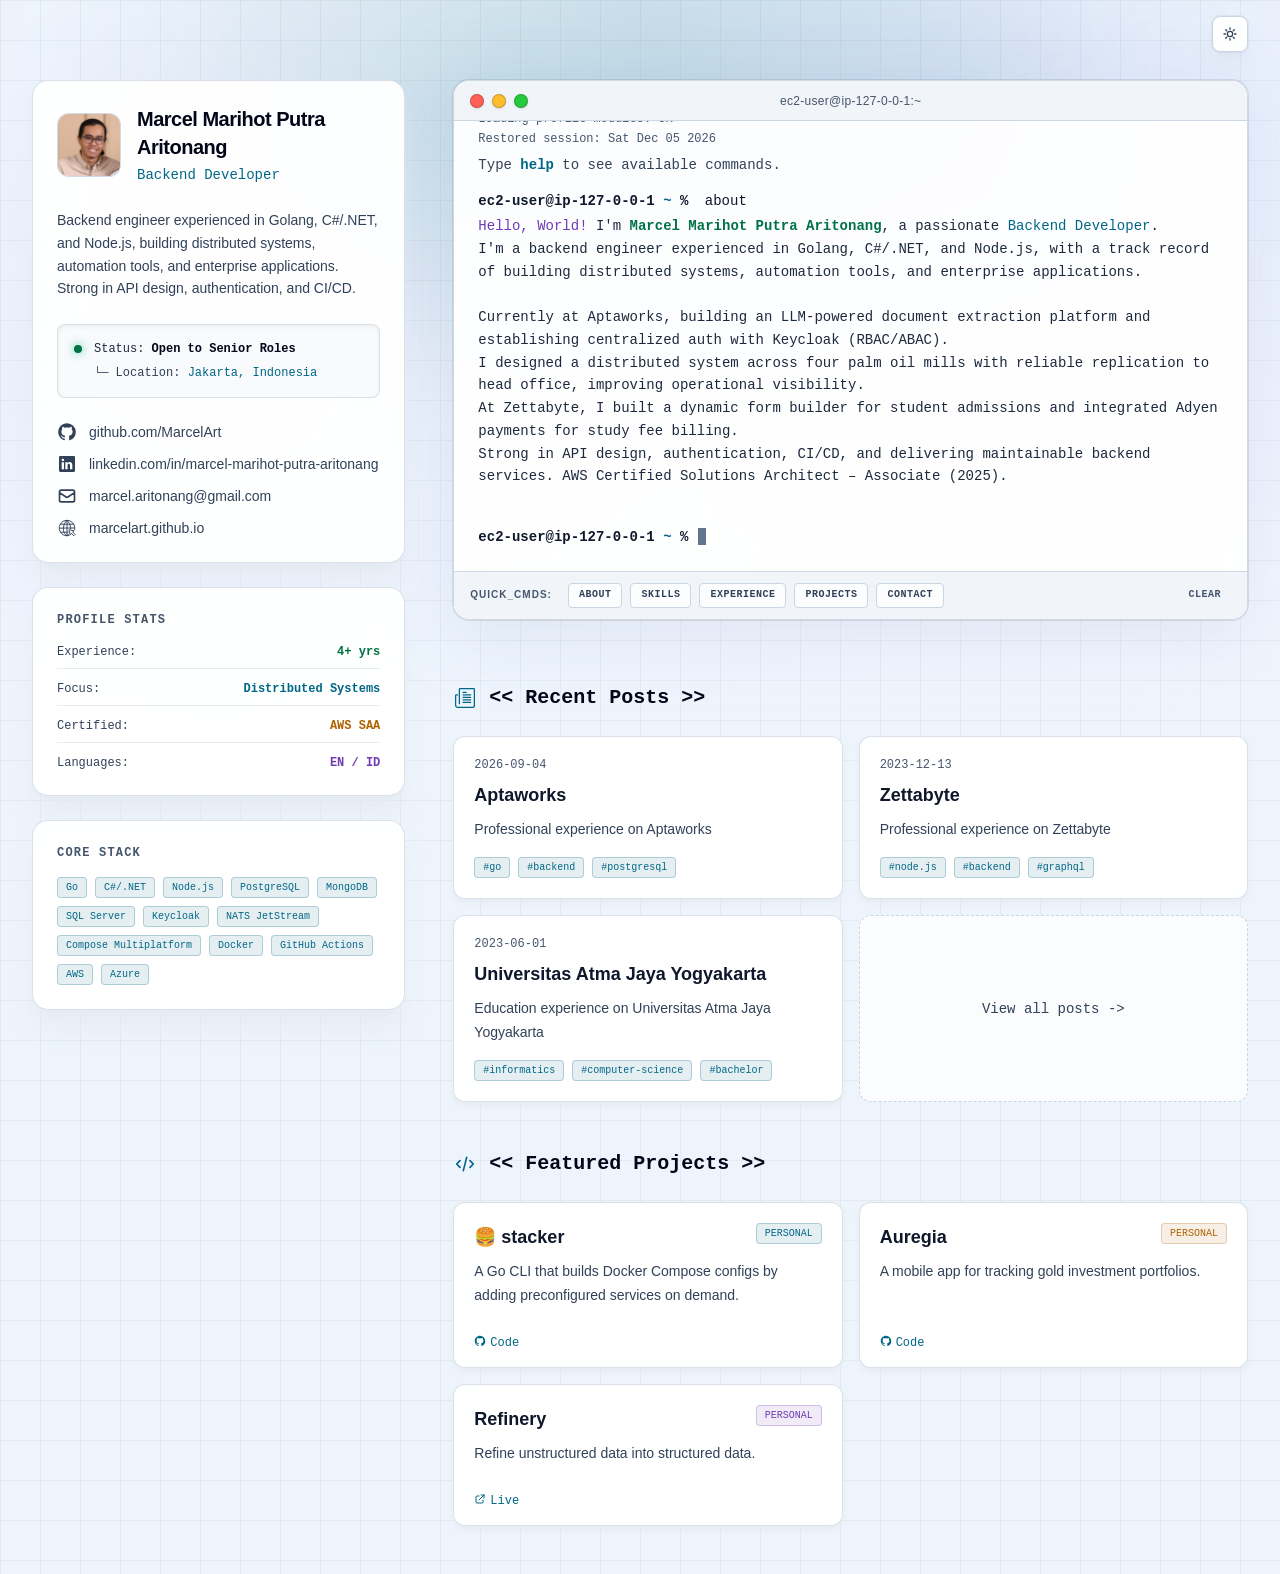
<file: index.html>
<!doctype html><html lang=en-us class=scroll-smooth x-data=themeToggle><head><meta name=generator content="Hugo 0.165.0"><meta charset=utf-8><meta name=viewport content="width=device-width,initial-scale=1"><meta name=color-scheme content="light dark"><title>Marcel Marihot Putra Aritonang - Portfolio</title><script src=/js/theme-scheme.728cc794b20914082a57bfe51ceb73a14cff2437c23c5c0ee3c2f0db88906d94.js integrity="sha256-cozHlLIJFAgqV7/lHOtzoUz/JDfCPFwO48Lw24iQbZQ=" crossorigin=anonymous></script><link rel=stylesheet href=/css/main.2c5a6d5ae3539f6c171481faf55f4d63f03523bd4842050160e7b8ee02a4a5a2.css integrity="sha256-LFptWuNTn2wXFIH69V9NY/A1I71IQgUBYOe47gKkpaI=" crossorigin=anonymous><script src=/js/main.c6369238c6f675a664e40ffee7bc32d8d721fcbf18c0433cfe91c0c1dea8f1d7.js integrity="sha256-xjaSOMb2daZk5A/+57wy2Nch/L8YwEM8/pHAwd6o8dc=" crossorigin=anonymous defer></script></head><body class="min-h-screen bg-background text-foreground"><a class=nerdy-skip-link href=#main-content>Skip to main content</a><div class="fixed right-4 top-4 z-[80] sm:right-6 lg:right-8"><button class="nerdy-icon-button shadow-xl shadow-slate-300/30 backdrop-blur-md ring-1 ring-slate-900/5 dark:shadow-black/30 dark:ring-white/10" type=button aria-label="Toggle theme" aria-pressed=false x-on:click=toggle() x-bind:aria-pressed=dark.toString() x-bind:aria-label="dark ? 'Switch to light mode' : 'Switch to dark mode'">
<span x-show=dark x-cloak><svg class="h-4 w-4" aria-hidden="true" fill="none" stroke="currentColor" viewBox="0 0 24 24" stroke-width="2"><path stroke-linecap="round" stroke-linejoin="round" d="M20.354 15.354A9 9 0 018.646 3.646 9.003 9.003.0 0012 21a9.003 9.003.0 008.354-5.646z"/></svg>
</span><span x-show=!dark x-cloak><svg class="h-4 w-4" aria-hidden="true" fill="none" stroke="currentColor" viewBox="0 0 24 24" stroke-width="2"><path stroke-linecap="round" stroke-linejoin="round" d="M12 3v2m0 14v2m9-9h-2M5 12H3m15.364-6.364L16.95 7.05m-9.9 9.9-1.414 1.414m12.728.0-1.414-1.414m-9.9-9.9L5.636 5.636M12 8a4 4 0 100 8 4 4 0 000-8z"/></svg></span></button></div><main id=main-content tabindex=-1 class=w-full><div class="nerdy-page-surface nerdy-page-surface--home"><div class=nerdy-ambient-bg></div><div class=nerdy-top-glow></div><div class="nerdy-container pt-16 lg:pt-20"><div class="grid grid-cols-1 items-start gap-8 lg:grid-cols-12 lg:gap-12"><aside class="nerdy-sticky-sidebar lg:sticky lg:top-12 lg:col-span-4 lg:h-fit lg:self-start"><div class="flex flex-col gap-6"><section class=nerdy-sidebar-card><div class="mb-6 flex items-center gap-4"><div class="flex h-16 w-16 shrink-0 items-center justify-center overflow-hidden rounded-xl border border-slate-300/80 bg-slate-100/90 dark:border-slate-600 dark:bg-slate-900/70"><img class="h-full w-full object-cover" src=/images/me.JPG alt="Marcel Marihot Putra Aritonang" width=999 height=999 loading=eager decoding=async fetchpriority=high></div><div><h1 class="text-xl font-bold tracking-tight text-slate-950 dark:text-white">Marcel Marihot Putra Aritonang</h1><p class="mt-1 font-mono text-sm text-accent-cyan">Backend Developer</p></div></div><p class="mb-6 text-sm leading-relaxed nerdy-muted">Backend engineer experienced in Golang, C#/.NET, and Node.js, building distributed systems, automation tools, and enterprise applications. Strong in API design, authentication, and CI/CD.</p><div class="mb-6 flex flex-col gap-2 rounded-lg border border-slate-300/70 bg-slate-50/95 p-4 font-mono text-xs shadow-inner dark:border-slate-700 dark:bg-slate-900/45"><div class="flex items-center gap-3"><span class="h-2 w-2 animate-pulse rounded-full bg-accent-emerald shadow-[0_0_10px_rgba(16,185,129,0.75)]"></span>
<span class="text-slate-800 dark:text-slate-300">Status: <span class="font-bold text-slate-950 dark:text-white">Open to Senior Roles</span></span></div><div class="pl-5 nerdy-muted">└─ Location: <span class=text-accent-cyan>Jakarta, Indonesia</span></div></div><div class="flex flex-col gap-3"><a class="group flex items-center gap-3 text-sm nerdy-muted transition-colors hover:text-slate-950 dark:hover:text-white" href=https://github.com/MarcelArt target=_blank rel="noopener noreferrer"><span class="transition-colors group-hover:text-accent-cyan"><svg class="h-5 w-5" aria-hidden="true" viewBox="0 0 16 16" fill="none"><path fill="currentColor" fill-rule="evenodd" d="M8 1C4.133 1 1 4.13 1 7.993c0 3.09 2.006 5.71 4.787 6.635.35.064.478-.152.478-.337.0-.166-.006-.606-.01-1.19-1.947.423-2.357-.937-2.357-.937-.319-.808-.778-1.023-.778-1.023-.635-.434.048-.425.048-.425.703.05 1.073.72 1.073.72.624 1.07 1.638.76 2.037.582.063-.452.244-.76.444-.935-1.554-.176-3.188-.776-3.188-3.456.0-.763.273-1.388.72-1.876-.072-.177-.312-.888.07-1.85.0.0.586-.189 1.924.716A6.711 6.711.0 018 4.381c.595.003 1.194.08 1.753.236 1.336-.905 1.923-.717 1.923-.717.382.963.142 1.674.07 1.85.448.49.72 1.114.72 1.877.0 2.686-1.638 3.278-3.197 3.45.251.216.475.643.475 1.296.0.934-.009 1.688-.009 1.918.0.187.127.404.482.336A6.996 6.996.0 0015 7.993 6.997 6.997.0 008 1z" clip-rule="evenodd"/></svg></span>
github.com/MarcelArt
</a><a class="group flex items-center gap-3 text-sm nerdy-muted transition-colors hover:text-slate-950 dark:hover:text-white" href=https://linkedin.com/in/marcel-marihot-putra-aritonang target=_blank rel="noopener noreferrer"><span class="transition-colors group-hover:text-accent-cyan"><svg class="h-5 w-5" aria-hidden="true" viewBox="2 2 20 20" fill="none"><path d="M18.72 3.99997H5.37C5.19793 3.99191 5.02595 4.01786 4.86392 4.07635 4.70189 4.13484 4.55299 4.22471 4.42573 4.34081 4.29848 4.45692 4.19537 4.59699 4.12232 4.75299 4.04927 4.909 4.0077 5.07788 4 5.24997V18.63C4.01008 18.9901 4.15766 19.3328 4.41243 19.5875 4.6672 19.8423 5.00984 19.9899 5.37 20H18.72C19.0701 19.9844 19.4002 19.8322 19.6395 19.5761 19.8788 19.32 20.0082 18.9804 20 18.63V5.24997C20.0029 5.08247 19.9715 4.91616 19.9078 4.76122 19.8441 4.60629 19.7494 4.466 19.6295 4.34895 19.5097 4.23191 19.3672 4.14059 19.2108 4.08058 19.0544 4.02057 18.8874 3.99314 18.72 3.99997zM9 17.34H6.67V10.21H9v7.13zM7.89 9.12997C7.72741 9.13564 7.5654 9.10762 7.41416 9.04768 7.26291 8.98774 7.12569 8.89717 7.01113 8.78166 6.89656 8.66615 6.80711 8.5282 6.74841 8.37647 6.6897 8.22474 6.66301 8.06251 6.67 7.89997 6.66281 7.73567 6.69004 7.57169 6.74995 7.41854 6.80986 7.26538 6.90112 7.12644 7.01787 7.01063 7.13463 6.89481 7.2743 6.80468 7.42793 6.74602 7.58157 6.68735 7.74577 6.66145 7.91 6.66997 8.07259 6.66431 8.2346 6.69232 8.38584 6.75226 8.53709 6.8122 8.67431 6.90277 8.78887 7.01828c.114570000000001.11551.20402.25346.26272.40519C9.1103 7.5752 9.13699 7.73743 9.13 7.89997 9.13719 8.06427 9.10996 8.22825 9.05005 8.3814 8.99014 8.53456 8.89888 8.6735 8.78213 8.78931 8.66537 8.90513 8.5257 8.99526 8.37207 9.05392 8.21843 9.11259 8.05423 9.13849 7.89 9.12997zM17.34 17.34H15v-3.9c0-.93-.33-1.57-1.16-1.57C13.5822 11.8722 13.3313 11.9541 13.1219 12.1045 12.9124 12.2549 12.7546 12.4664 12.67 12.71 12.605 12.8926 12.5778 13.0865 12.59 13.28v4.06h-2.3V10.21h2.3v1C12.7945 10.8343 13.0988 10.5225 13.4694 10.3089 13.84 10.0954 14.2624 9.98848 14.69 9.99997c1.51.0 2.65 1.00003 2.65 3.13003v4.21z" fill="currentColor"/></svg>
</span>linkedin.com/in/marcel-marihot-putra-aritonang
</a><a class="group flex items-center gap-3 text-sm nerdy-muted transition-colors hover:text-slate-950 dark:hover:text-white" href=mailto:marcel.aritonang@gmail.com><span class="transition-colors group-hover:text-accent-cyan"><svg class="h-5 w-5" aria-hidden="true" fill="none" stroke="currentColor" viewBox="0 0 24 24" stroke-width="2"><path stroke-linecap="round" stroke-linejoin="round" d="M3 8l7.89 5.26a2 2 0 002.22.0L21 8M5 19h14a2 2 0 002-2V7a2 2 0 00-2-2H5A2 2 0 003 7v10a2 2 0 002 2z"/></svg>
</span>marcel.aritonang@gmail.com
</a><a class="group flex items-center gap-3 text-sm nerdy-muted transition-colors hover:text-slate-950 dark:hover:text-white" href=https://marcelart.github.io target=_blank rel="noopener noreferrer"><span class="transition-colors group-hover:text-accent-cyan"><svg class="h-5 w-5" aria-hidden="true" viewBox="0 0 64 64" stroke-width="3" stroke="currentColor" fill="none"><path d="M39.93 55.72A24.86 24.86.0 1156.86 32.15a37.24 37.24.0 01-.73 6"/><path d="M37.86 51.1A47 47 0 0132 56.7"/><path d="M32 7A34.14 34.14.0 0143.57 30a34.07 34.07.0 01.09 4.85"/><path d="M32 7A34.09 34.09.0 0020.31 32.46c0 16.2 7.28 21 11.66 24.24"/><line x1="10.37" y1="19.9" x2="53.75" y2="19.9"/><line x1="32" y1="6.99" x2="32" y2="56.7"/><line x1="11.05" y1="45.48" x2="37.04" y2="45.48"/><line x1="7.14" y1="32.46" x2="56.86" y2="31.85"/><path d="M53.57 57 58 52.56l-8-8 4.55-2.91a.38.38.0 00-.12-.7L39.14 37.37a.39.39.0 00-.46.46L42 53.41a.39.39.0 00.71.13L45.57 49z"/></svg></span>
marcelart.github.io</a></div></section><section class=nerdy-sidebar-card><h2 class="mb-4 font-mono text-xs font-bold uppercase tracking-widest nerdy-muted-soft">Profile Stats</h2><div class="space-y-3 font-mono text-xs"><div class="flex items-center justify-between gap-4 border-b border-slate-200/80 pb-2 last:border-b-0 last:pb-0 dark:border-slate-700/50"><span class=nerdy-muted>Experience:</span>
<span class="text-right font-bold text-accent-emerald">4+ yrs</span></div><div class="flex items-center justify-between gap-4 border-b border-slate-200/80 pb-2 last:border-b-0 last:pb-0 dark:border-slate-700/50"><span class=nerdy-muted>Focus:</span>
<span class="text-right font-bold text-accent-cyan">Distributed Systems</span></div><div class="flex items-center justify-between gap-4 border-b border-slate-200/80 pb-2 last:border-b-0 last:pb-0 dark:border-slate-700/50"><span class=nerdy-muted>Certified:</span>
<span class="text-right font-bold text-accent-amber">AWS SAA</span></div><div class="flex items-center justify-between gap-4 border-b border-slate-200/80 pb-2 last:border-b-0 last:pb-0 dark:border-slate-700/50"><span class=nerdy-muted>Languages:</span>
<span class="text-right font-bold text-accent-purple">EN / ID</span></div></div></section><section class=nerdy-sidebar-card><h2 class="mb-4 font-mono text-xs font-bold uppercase tracking-widest nerdy-muted-soft">Core Stack</h2><div class="flex flex-wrap gap-2"><span class="nerdy-chip nerdy-chip-cyan">Go</span>
<span class="nerdy-chip nerdy-chip-cyan">C#/.NET</span>
<span class="nerdy-chip nerdy-chip-cyan">Node.js</span>
<span class="nerdy-chip nerdy-chip-cyan">PostgreSQL</span>
<span class="nerdy-chip nerdy-chip-cyan">MongoDB</span>
<span class="nerdy-chip nerdy-chip-cyan">SQL Server</span>
<span class="nerdy-chip nerdy-chip-cyan">Keycloak</span>
<span class="nerdy-chip nerdy-chip-cyan">NATS JetStream</span>
<span class="nerdy-chip nerdy-chip-cyan">Compose Multiplatform</span>
<span class="nerdy-chip nerdy-chip-cyan">Docker</span>
<span class="nerdy-chip nerdy-chip-cyan">GitHub Actions</span>
<span class="nerdy-chip nerdy-chip-cyan">AWS</span>
<span class="nerdy-chip nerdy-chip-cyan">Azure</span></div></section></div></aside><div class="flex flex-col gap-8 lg:col-span-8"><div class="relative font-mono text-sm text-slate-900 dark:text-slate-100"><div class="absolute -inset-4 -z-10 rounded-[2rem] bg-gradient-to-br from-accent-cyan/10 via-indigo-300/8 to-fuchsia-300/8 blur-2xl dark:from-accent-cyan/20 dark:via-indigo-500/10 dark:to-fuchsia-500/15"></div><div class="flex w-full flex-col overflow-hidden rounded-2xl border border-slate-300/90 bg-white/95 shadow-2xl shadow-slate-300/30 ring-1 ring-slate-900/10 backdrop-blur-md transition-all duration-200 dark:border-slate-700/80 dark:bg-slate-950/95 dark:shadow-black/30 dark:ring-black/50" x-bind:class="isFullscreen ? 'fixed inset-3 z-[60] h-auto min-h-0 max-h-none !w-auto sm:inset-6' : 'relative z-10 h-[540px] min-h-[540px] max-h-[540px]'" x-data='terminalPortfolio({"autoCommand":"about","directory":"~","host":"ip-127-0-0-1","user":"ec2-user"})' x-on:theme-changed.window=recordThemeChange($event.detail.dark) x-on:keydown.escape.window=exitFullscreen() x-on:click=focusInput() x-cloak><div class="relative flex h-10 shrink-0 items-center gap-2 border-b border-slate-300/90 bg-slate-100/95 px-4 dark:border-slate-700/80 dark:bg-slate-800"><div class="group/traffic flex items-center gap-2"><div class="h-3.5 w-3.5 rounded-full border border-black/20 bg-[#ff5f56] shadow-sm"></div><div class="h-3.5 w-3.5 rounded-full border border-black/20 bg-[#ffbd2e] shadow-sm"></div><button class="group/maximize relative h-3.5 w-3.5 rounded-full border border-black/20 bg-[#27c93f] shadow-sm" type=button x-bind:title="isFullscreen ? 'Exit fullscreen' : 'Maximize terminal'" x-bind:aria-label="isFullscreen ? 'Exit fullscreen' : 'Maximize terminal'" x-on:click.stop=toggleFullscreen()>
<span class="absolute left-1/2 top-1/2 h-[1.5px] w-1.5 -translate-x-1/2 -translate-y-1/2 rounded bg-transparent transition-colors group-hover/traffic:bg-black/70 group-hover/maximize:bg-black/70"></span>
<span class="absolute left-1/2 top-1/2 h-1.5 w-[1.5px] -translate-x-1/2 -translate-y-1/2 rounded bg-transparent transition-colors group-hover/traffic:bg-black/70 group-hover/maximize:bg-black/70" x-show=!isFullscreen></span></button></div><div class="pointer-events-none absolute inset-x-0 text-center font-sans text-xs font-medium tracking-wide text-slate-600 dark:text-slate-400">ec2-user@ip-127-0-0-1:~</div></div><div class="min-h-0 flex-1 overflow-y-auto scroll-smooth p-4 text-slate-900 dark:text-slate-100 md:p-6" x-ref=container role=log aria-live=polite aria-atomic=false aria-label="Terminal output"><div class=w-full><template x-for="(entry, index) in history" :key=index><div><div class=mb-1 x-show="entry.type === 'command'"><span class="mr-2 font-bold text-slate-900 dark:text-slate-100"><span x-text="`${prompt.user}@${prompt.host}`"></span>
<span class=text-accent-cyan x-text=prompt.directory></span>
%
</span><span class="text-slate-900 dark:text-slate-100" x-text=entry.command></span></div><div x-show="entry.type === 'output'" x-html=entry.html></div></div></template></div><div class="relative mt-2 flex cursor-text items-center" x-on:click.stop=focusInput()><span class="mr-2 font-bold text-slate-900 dark:text-slate-100"><span x-text="`${prompt.user}@${prompt.host}`"></span>
<span class=text-accent-cyan x-text=prompt.directory></span>
%
</span><span class="whitespace-pre text-slate-900 dark:text-slate-100" x-text=input></span>
<span class="ml-0.5 block h-[1.2em] w-2 animate-pulse bg-slate-500 dark:bg-slate-400"></span>
<input class="absolute left-0 top-0 h-full w-full cursor-text border-none bg-transparent text-transparent opacity-0 outline-none ring-0" type=text aria-label="Terminal command input" autocomplete=off spellcheck=false x-ref=input x-model=input x-on:keydown.enter.prevent=submit() x-bind:disabled=isProcessing></div></div><div class="hide-scrollbar flex h-12 shrink-0 items-center gap-2 overflow-x-auto whitespace-nowrap border-t border-slate-300/90 bg-slate-100/95 px-4 dark:border-slate-700/80 dark:bg-slate-800/50"><div class="mr-2 hidden select-none font-sans text-[10px] font-bold uppercase tracking-widest text-slate-600 dark:text-slate-500 sm:block">Quick_Cmds:</div><template x-for="command in quickCommands" :key=command.name><button class="rounded border border-slate-300 bg-white/80 px-2.5 py-1 font-mono text-[10px] font-bold uppercase tracking-wider text-slate-700 transition-colors hover:border-accent-cyan/40 hover:bg-white hover:text-accent-cyan active:scale-95 dark:border-slate-600 dark:bg-slate-700/50 dark:text-slate-300 dark:hover:bg-slate-600" type=button x-text=command.label x-bind:aria-label="`Run terminal command: ${command.label}`" x-on:click.stop=runQuickCommand(command.name)></button>
</template><button class="ml-auto rounded bg-transparent px-2.5 py-1 font-mono text-[10px] font-bold uppercase tracking-wider text-slate-600 transition-colors hover:bg-slate-100 hover:text-accent-cyan active:scale-95 dark:text-slate-400 dark:hover:bg-slate-700/50" type=button aria-label="Clear terminal output" x-on:click.stop="runQuickCommand('clear')">Clear</button></div><div class=hidden aria-hidden=true><template data-terminal-command=help data-label=Help data-description="List available commands" data-weight=0><pre class="font-mono whitespace-pre-wrap leading-relaxed">Available commands:
  <span class="font-bold text-accent-cyan">about</span>       <span class=nerdy-muted>- Information about me</span>
  <span class="font-bold text-accent-cyan">skills</span>      <span class=nerdy-muted>- My technical stack</span>
  <span class="font-bold text-accent-cyan">experience</span>  <span class=nerdy-muted>- Professional work history</span>
  <span class="font-bold text-accent-cyan">projects</span>    <span class=nerdy-muted>- View my portfolio projects</span>
  <span class="font-bold text-accent-cyan">contact</span>     <span class=nerdy-muted>- How to reach me</span>
  <span class="font-bold text-accent-cyan">clear</span>       <span class=nerdy-muted>- Clear terminal output</span>
  <span class="font-bold text-accent-cyan">whoami</span>      <span class=nerdy-muted>- Print current user</span>
  <span class="font-bold text-accent-cyan">date</span>        <span class=nerdy-muted>- Display current system date</span>
  <span class="font-bold text-accent-cyan">echo</span>        <span class=nerdy-muted>- Print text back to the terminal</span>
  <span class="font-bold text-accent-cyan">sudo</span>        <span class=nerdy-muted>- Try elevated privileges</span></pre></template><template data-terminal-command=whoami data-label=Whoami data-description="Print current user" data-weight=90><pre class="font-mono whitespace-pre-wrap leading-relaxed"><span class=text-accent-amber>ec2-user</span></pre></template><template data-terminal-command=about data-label=About data-description="Information about me" data-quick=true data-weight=10><pre class="font-mono whitespace-pre-wrap leading-relaxed"><span class=text-accent-purple>Hello, World!</span> I'm <span class="font-bold text-accent-emerald">Marcel Marihot Putra Aritonang</span>, a passionate <span class=text-accent-cyan>Backend Developer</span>.
I&#39;m a backend engineer experienced in Golang, C#/.NET, and Node.js, with a track record of building distributed systems, automation tools, and enterprise applications.

Currently at Aptaworks, building an LLM-powered document extraction platform and establishing centralized auth with Keycloak (RBAC/ABAC).
I designed a distributed system across four palm oil mills with reliable replication to head office, improving operational visibility.
At Zettabyte, I built a dynamic form builder for student admissions and integrated Adyen payments for study fee billing.
Strong in API design, authentication, CI/CD, and delivering maintainable backend services. AWS Certified Solutions Architect – Associate (2025).

</pre></template><template data-terminal-command=contact data-label=Contact data-description="How to reach me" data-quick=true data-weight=50><pre class="font-mono whitespace-pre-wrap leading-relaxed">Let&#39;s build something awesome together!

<span class=text-accent-cyan>    Email : </span><a class="pointer-events-auto relative z-50 text-accent-amber underline" href=mailto:marcel.aritonang@gmail.com>marcel.aritonang@gmail.com</a>
<span class=text-accent-cyan>   GitHub : </span><a class="pointer-events-auto relative z-50 nerdy-link underline" href=https://github.com/MarcelArt target=_blank rel="noopener noreferrer">github.com/MarcelArt</a>
<span class=text-accent-cyan> LinkedIn : </span><a class="pointer-events-auto relative z-50 nerdy-link underline" href=https://linkedin.com/in/marcel-marihot-putra-aritonang target=_blank rel="noopener noreferrer">linkedin.com/in/marcel-marihot-putra-aritonang</a>
<span class=text-accent-cyan>Portfolio : </span><a class="pointer-events-auto relative z-50 nerdy-link underline" href=https://marcelart.github.io target=_blank rel="noopener noreferrer">marcelart.github.io</a>

Drop me a line or run the commands above to explore more.</pre></template><template data-terminal-command=experience data-label=Experience data-description="Professional work history" data-quick=true data-weight=30><pre class="font-mono whitespace-pre-wrap leading-relaxed"><span class="font-bold text-accent-emerald">Lead Backend Developer</span> @ <span class=text-accent-purple>Aptaworks</span>
<span class="text-sm nerdy-muted-soft">Apr 2025 - Present</span>
<span class=text-accent-amber>-</span> Built a web UI for an LLM-powered document extraction platform with C#/.NET, auto-generating dynamic reports.
<span class=text-accent-amber>-</span> Implemented Keycloak for RBAC/ABAC, establishing centralized authentication and identity management.
<span class=text-accent-amber>-</span> Built and maintained CI/CD pipelines across internal applications, improving deployment reliability.

<span class="font-bold text-accent-emerald">IT Engineer</span> @ <span class=text-accent-purple>Aptaworks</span>
<span class="text-sm nerdy-muted-soft">Dec 2023 - Apr 2025</span>
<span class=text-accent-amber>-</span> Designed a distributed system across four palm oil mills with reliable replication to head office.
<span class=text-accent-amber>-</span> Integrated industrial weighbridge indicators for automatic, accurate weight capture.

<span class="font-bold text-accent-emerald">Backend Developer</span> @ <span class=text-accent-purple>Zettabyte</span>
<span class="text-sm nerdy-muted-soft">Nov 2021 - Dec 2023</span>
<span class=text-accent-amber>-</span> Developed a dynamic form builder for student admissions and teacher contract workflows.
<span class=text-accent-amber>-</span> Implemented study fee finance features integrated with the Adyen payment platform.

<span class="font-bold text-accent-emerald">Mobile Developer Intern</span> @ <span class=text-accent-purple>PT Global Urban Esensial</span>
<span class="text-sm nerdy-muted-soft">Jan 2020 - Jun 2020</span>
<span class=text-accent-amber>-</span> Built a real-time chat module for the Doctor 2 Doctor application.

</pre></template><template data-terminal-command=projects data-label=Projects data-description="View my portfolio projects" data-quick=true data-weight=40><pre class="font-mono whitespace-pre-wrap leading-relaxed"><span class=text-accent-purple>1.</span> <span class="font-bold text-accent-cyan">🍔 stacker</span> <span class="nerdy-chip nerdy-chip-cyan align-middle uppercase">Personal</span>
   <span class=text-accent-cyan>Tech:</span> Go, Docker
   <span class=text-accent-cyan>Desc:</span> 🍔 stacker is a Go CLI that builds Docker Compose configs by adding preconfigured services on demand
   <span class=text-accent-cyan>Link:</span> <a class="pointer-events-auto relative z-50 nerdy-link underline" href=https://github.com/MarcelArt/stacker target=_blank rel="noopener noreferrer">https://github.com/MarcelArt/stacker</a>

<span class=text-accent-purple>2.</span> <span class="font-bold text-accent-cyan">Auregia</span> <span class="nerdy-chip nerdy-chip-cyan align-middle uppercase">Personal</span>
   <span class=text-accent-cyan>Tech:</span> Dart, Flutter, Bun, Typescript, PostgreSQL
   <span class=text-accent-cyan>Desc:</span> A mobile app for tracking gold investment portfolios
   <span class=text-accent-cyan>Link:</span> <a class="pointer-events-auto relative z-50 nerdy-link underline" href=https://github.com/MarcelArt/e_mas target=_blank rel="noopener noreferrer">https://github.com/MarcelArt/e_mas</a>

<span class=text-accent-purple>3.</span> <span class="font-bold text-accent-cyan">Refinery</span> <span class="nerdy-chip nerdy-chip-cyan align-middle uppercase">Personal</span>
   <span class=text-accent-cyan>Tech:</span> Go, HTMX, Alpine.js, PostgreSQL, Docker, n8n, Ollama, Cloudflare Tunnel, Cloudflare R2
   <span class=text-accent-cyan>Desc:</span> Refine unstructured data into structured data
   <span class=text-accent-cyan>Link:</span> <a class="pointer-events-auto relative z-50 nerdy-link underline" href=https://refinery.bangmarcel.art target=_blank rel="noopener noreferrer">https://refinery.bangmarcel.art</a>

</pre></template><template data-terminal-command=skills data-label=Skills data-description="My technical stack" data-quick=true data-weight=20><pre class="font-mono whitespace-pre-wrap leading-relaxed">{
  <span class=text-accent-emerald>"core_languages"</span>: [<span class=text-accent-amber>"Golang"</span>, <span class=text-accent-amber>"C#/.NET"</span>, <span class=text-accent-amber>"Node.js"</span>],
  <span class=text-accent-emerald>"frontend"</span>: [<span class=text-accent-amber>"React"</span>, <span class=text-accent-amber>"React Native"</span>, <span class=text-accent-amber>"Flutter"</span>, <span class=text-accent-amber>"Compose Multiplatform"</span>, <span class=text-accent-amber>"GraphQL"</span>],
  <span class=text-accent-emerald>"databases"</span>: [<span class=text-accent-amber>"PostgreSQL"</span>, <span class=text-accent-amber>"SQL Server"</span>, <span class=text-accent-amber>"MongoDB"</span>],
  <span class=text-accent-emerald>"messaging"</span>: [<span class=text-accent-amber>"NATS JetStream"</span>],
  <span class=text-accent-emerald>"auth"</span>: [<span class=text-accent-amber>"Keycloak"</span>, <span class=text-accent-amber>"RBAC / ABAC"</span>, <span class=text-accent-amber>"Authentication &amp; Authorization"</span>],
  <span class=text-accent-emerald>"devops_tools"</span>: [<span class=text-accent-amber>"Docker"</span>, <span class=text-accent-amber>"GitHub Actions"</span>, <span class=text-accent-amber>"CI/CD"</span>, <span class=text-accent-amber>"AWS"</span>, <span class=text-accent-amber>"Azure"</span>, <span class=text-accent-amber>"Cloudflare Tunnel"</span>, <span class=text-accent-amber>"Tailscale"</span>]
}</pre></template></div></div></div><section class=mt-8 id=recent-posts><div class=nerdy-section-heading><span class="flex h-6 w-6 shrink-0 items-center justify-center text-accent-cyan" style=color:var(--accent-cyan)><svg class="h-5 w-5" aria-hidden="true" viewBox="0 0 32 32" fill="none"><g clip-path="url(#clip0_901_889)"><path d="M7 25V2.005S7 1 8 1H30S31 1.005 31 2.005v26S31 31 28 31H4S1 31.005 1 27.005v-15S1 11 2 11H4m9-4h5m-5 4H25M13 15H25M13 19H25M13 23H25" stroke="currentColor" stroke-width="2" stroke-linecap="round" stroke-linejoin="round"/></g><defs><clipPath id="clip0_901_889"><rect width="32" height="32" fill="#fff"/></clipPath></defs></svg></span><h2 class=nerdy-section-title>&lt;&lt; Recent Posts >></h2></div><div class="grid grid-cols-1 gap-4 sm:grid-cols-2"><a class="group nerdy-card nerdy-card-hover nerdy-card-accent-cyan relative block overflow-hidden p-5" href=/posts/experiences/professional/aptaworks/><time class="mb-2 block font-mono text-xs nerdy-muted-soft" datetime=2026-09-04>2026-09-04</time><h3 class="mb-2 text-lg font-semibold nerdy-card-title nerdy-title-accent-cyan">Aptaworks</h3><p class="mb-4 line-clamp-2 text-sm leading-6 nerdy-muted">Professional experience on Aptaworks</p><div class="flex flex-wrap gap-2"><span class="nerdy-chip nerdy-chip-cyan">#go</span>
<span class="nerdy-chip nerdy-chip-cyan">#backend</span>
<span class="nerdy-chip nerdy-chip-cyan">#postgresql</span></div></a><a class="group nerdy-card nerdy-card-hover nerdy-card-accent-cyan relative block overflow-hidden p-5" href=/posts/experiences/professional/zettabyte/><time class="mb-2 block font-mono text-xs nerdy-muted-soft" datetime=2023-12-13>2023-12-13</time><h3 class="mb-2 text-lg font-semibold nerdy-card-title nerdy-title-accent-cyan">Zettabyte</h3><p class="mb-4 line-clamp-2 text-sm leading-6 nerdy-muted">Professional experience on Zettabyte</p><div class="flex flex-wrap gap-2"><span class="nerdy-chip nerdy-chip-cyan">#node.js</span>
<span class="nerdy-chip nerdy-chip-cyan">#backend</span>
<span class="nerdy-chip nerdy-chip-cyan">#graphql</span></div></a><a class="group nerdy-card nerdy-card-hover nerdy-card-accent-cyan relative block overflow-hidden p-5" href=/posts/experiences/educations/universitas-atma-jaya-yogyakarta/><time class="mb-2 block font-mono text-xs nerdy-muted-soft" datetime=2023-06-01>2023-06-01</time><h3 class="mb-2 text-lg font-semibold nerdy-card-title nerdy-title-accent-cyan">Universitas Atma Jaya Yogyakarta</h3><p class="mb-4 line-clamp-2 text-sm leading-6 nerdy-muted">Education experience on Universitas Atma Jaya Yogyakarta</p><div class="flex flex-wrap gap-2"><span class="nerdy-chip nerdy-chip-cyan">#informatics</span>
<span class="nerdy-chip nerdy-chip-cyan">#computer-science</span>
<span class="nerdy-chip nerdy-chip-cyan">#bachelor</span></div></a><a class="group flex items-center justify-center nerdy-card-dashed p-5" href=/posts/><span class="font-mono text-sm nerdy-muted transition-colors group-hover:text-accent-cyan">View all posts -></span></a></div></section><section class=mt-4 id=featured-projects><div class=nerdy-section-heading><span class="flex h-6 w-6 shrink-0 items-center justify-center text-accent-cyan" style=color:var(--accent-cyan)><svg class="h-5 w-5" aria-hidden="true" fill="none" stroke="currentColor" viewBox="0 0 24 24" stroke-width="2"><path stroke-linecap="round" stroke-linejoin="round" d="M10 20l4-16m4 4 4 4-4 4M6 16l-4-4 4-4"/></svg></span><h2 class=nerdy-section-title>&lt;&lt; Featured Projects >></h2></div><div class="grid grid-cols-1 gap-4 md:grid-cols-2"><article class="group nerdy-card nerdy-card-hover nerdy-card-accent-cyan relative flex flex-col overflow-hidden p-5"><div class="mb-2 flex items-start justify-between gap-3"><h3 class="min-w-0 text-lg font-bold nerdy-card-title nerdy-title-accent-cyan">🍔 stacker</h3><span class="nerdy-chip nerdy-chip-cyan shrink-0 uppercase">Personal</span></div><p class="mb-7 line-clamp-2 text-sm leading-6 nerdy-muted">A Go CLI that builds Docker Compose configs by adding preconfigured services on demand.</p><div class="mt-auto flex flex-wrap items-center gap-4"><div class="flex flex-wrap items-center gap-4"><a class="inline-flex h-3 items-center gap-1 font-mono text-xs nerdy-link" href=https://github.com/MarcelArt/stacker target=_blank rel="noopener noreferrer"><span class="flex h-3 w-3 shrink-0 items-center justify-center"><svg class="block h-3 w-3" aria-hidden="true" viewBox="0 0 16 16" fill="none"><path fill="currentColor" fill-rule="evenodd" d="M8 1C4.133 1 1 4.13 1 7.993c0 3.09 2.006 5.71 4.787 6.635.35.064.478-.152.478-.337.0-.166-.006-.606-.01-1.19-1.947.423-2.357-.937-2.357-.937-.319-.808-.778-1.023-.778-1.023-.635-.434.048-.425.048-.425.703.05 1.073.72 1.073.72.624 1.07 1.638.76 2.037.582.063-.452.244-.76.444-.935-1.554-.176-3.188-.776-3.188-3.456.0-.763.273-1.388.72-1.876-.072-.177-.312-.888.07-1.85.0.0.586-.189 1.924.716A6.711 6.711.0 018 4.381c.595.003 1.194.08 1.753.236 1.336-.905 1.923-.717 1.923-.717.382.963.142 1.674.07 1.85.448.49.72 1.114.72 1.877.0 2.686-1.638 3.278-3.197 3.45.251.216.475.643.475 1.296.0.934-.009 1.688-.009 1.918.0.187.127.404.482.336A6.996 6.996.0 0015 7.993 6.997 6.997.0 008 1z" clip-rule="evenodd"/></svg>
</span><span class="block h-3 mt-auto mb-auto">Code</span></a></div></div></article><article class="group nerdy-card nerdy-card-hover nerdy-card-accent-amber relative flex flex-col overflow-hidden p-5"><div class="mb-2 flex items-start justify-between gap-3"><h3 class="min-w-0 text-lg font-bold nerdy-card-title nerdy-title-accent-amber">Auregia</h3><span class="nerdy-chip nerdy-chip-amber shrink-0 uppercase">Personal</span></div><p class="mb-7 line-clamp-2 text-sm leading-6 nerdy-muted">A mobile app for tracking gold investment portfolios.</p><div class="mt-auto flex flex-wrap items-center gap-4"><div class="flex flex-wrap items-center gap-4"><a class="inline-flex h-3 items-center gap-1 font-mono text-xs nerdy-link" href=https://github.com/MarcelArt/e_mas target=_blank rel="noopener noreferrer"><span class="flex h-3 w-3 shrink-0 items-center justify-center"><svg class="block h-3 w-3" aria-hidden="true" viewBox="0 0 16 16" fill="none"><path fill="currentColor" fill-rule="evenodd" d="M8 1C4.133 1 1 4.13 1 7.993c0 3.09 2.006 5.71 4.787 6.635.35.064.478-.152.478-.337.0-.166-.006-.606-.01-1.19-1.947.423-2.357-.937-2.357-.937-.319-.808-.778-1.023-.778-1.023-.635-.434.048-.425.048-.425.703.05 1.073.72 1.073.72.624 1.07 1.638.76 2.037.582.063-.452.244-.76.444-.935-1.554-.176-3.188-.776-3.188-3.456.0-.763.273-1.388.72-1.876-.072-.177-.312-.888.07-1.85.0.0.586-.189 1.924.716A6.711 6.711.0 018 4.381c.595.003 1.194.08 1.753.236 1.336-.905 1.923-.717 1.923-.717.382.963.142 1.674.07 1.85.448.49.72 1.114.72 1.877.0 2.686-1.638 3.278-3.197 3.45.251.216.475.643.475 1.296.0.934-.009 1.688-.009 1.918.0.187.127.404.482.336A6.996 6.996.0 0015 7.993 6.997 6.997.0 008 1z" clip-rule="evenodd"/></svg>
</span><span class="block h-3 mt-auto mb-auto">Code</span></a></div></div></article><article class="group nerdy-card nerdy-card-hover nerdy-card-accent-purple relative flex flex-col overflow-hidden p-5"><div class="mb-2 flex items-start justify-between gap-3"><h3 class="min-w-0 text-lg font-bold nerdy-card-title nerdy-title-accent-purple">Refinery</h3><span class="nerdy-chip nerdy-chip-purple shrink-0 uppercase">Personal</span></div><p class="mb-7 line-clamp-2 text-sm leading-6 nerdy-muted">Refine unstructured data into structured data.</p><div class="mt-auto flex flex-wrap items-center gap-4"><div class="flex flex-wrap items-center gap-4"><a class="inline-flex h-3 items-center gap-1 font-mono text-xs nerdy-link" href=https://refinery.bangmarcel.art target=_blank rel="noopener noreferrer"><span class="flex h-3 w-3 shrink-0 items-center justify-center"><svg class="block h-3 w-3" aria-hidden="true" fill="none" stroke="currentColor" viewBox="0 0 24 24" stroke-width="2"><path stroke-linecap="round" stroke-linejoin="round" d="M10 6H6A2 2 0 004 8v10a2 2 0 002 2h10a2 2 0 002-2v-4M14 4h6m0 0v6m0-6L10 14"/></svg>
</span><span class="block h-3 mt-auto mb-auto">Live</span></a></div></div></article></div></section></div></div></div></div></main></body></html>
</file>
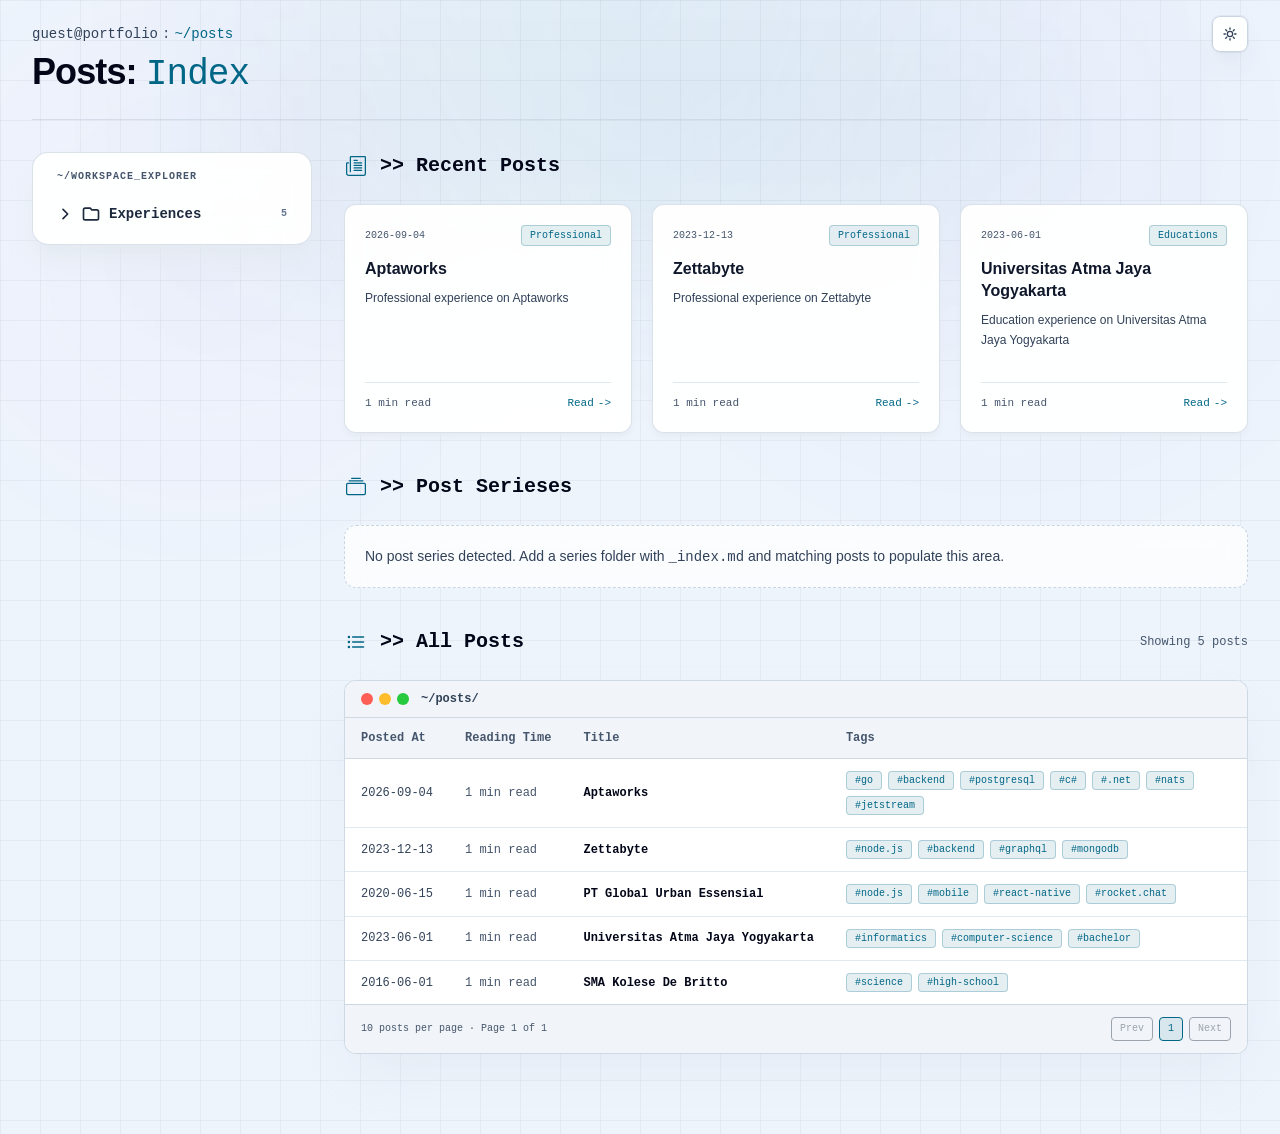
<file: posts/index.html>
<!doctype html><html lang=en-us class=scroll-smooth x-data=themeToggle><head><meta charset=utf-8><meta name=viewport content="width=device-width,initial-scale=1"><meta name=color-scheme content="light dark"><title>Posts | Marcel Marihot Putra Aritonang - Portfolio</title><script src=/js/theme-scheme.728cc794b20914082a57bfe51ceb73a14cff2437c23c5c0ee3c2f0db88906d94.js integrity="sha256-cozHlLIJFAgqV7/lHOtzoUz/JDfCPFwO48Lw24iQbZQ=" crossorigin=anonymous></script><link rel=stylesheet href=/css/main.2c5a6d5ae3539f6c171481faf55f4d63f03523bd4842050160e7b8ee02a4a5a2.css integrity="sha256-LFptWuNTn2wXFIH69V9NY/A1I71IQgUBYOe47gKkpaI=" crossorigin=anonymous><script src=/js/main.c6369238c6f675a664e40ffee7bc32d8d721fcbf18c0433cfe91c0c1dea8f1d7.js integrity="sha256-xjaSOMb2daZk5A/+57wy2Nch/L8YwEM8/pHAwd6o8dc=" crossorigin=anonymous defer></script></head><body class="min-h-screen bg-background text-foreground"><a class=nerdy-skip-link href=#main-content>Skip to main content</a><div class="fixed right-4 top-4 z-[80] sm:right-6 lg:right-8"><button class="nerdy-icon-button shadow-xl shadow-slate-300/30 backdrop-blur-md ring-1 ring-slate-900/5 dark:shadow-black/30 dark:ring-white/10" type=button aria-label="Toggle theme" aria-pressed=false x-on:click=toggle() x-bind:aria-pressed=dark.toString() x-bind:aria-label="dark ? 'Switch to light mode' : 'Switch to dark mode'">
<span x-show=dark x-cloak><svg class="h-4 w-4" aria-hidden="true" fill="none" stroke="currentColor" viewBox="0 0 24 24" stroke-width="2"><path stroke-linecap="round" stroke-linejoin="round" d="M20.354 15.354A9 9 0 018.646 3.646 9.003 9.003.0 0012 21a9.003 9.003.0 008.354-5.646z"/></svg>
</span><span x-show=!dark x-cloak><svg class="h-4 w-4" aria-hidden="true" fill="none" stroke="currentColor" viewBox="0 0 24 24" stroke-width="2"><path stroke-linecap="round" stroke-linejoin="round" d="M12 3v2m0 14v2m9-9h-2M5 12H3m15.364-6.364L16.95 7.05m-9.9 9.9-1.414 1.414m12.728.0-1.414-1.414m-9.9-9.9L5.636 5.636M12 8a4 4 0 100 8 4 4 0 000-8z"/></svg></span></button></div><main id=main-content tabindex=-1 class=w-full><div class="nerdy-page-surface nerdy-page-surface--post"><div class=nerdy-ambient-bg></div><div class=nerdy-top-glow></div><div class="nerdy-container pt-6" x-data="{ expandedSubject: '', activeTopic: '', activeTopicLabel: '', activeSubjectLabel: '', currentPage: 1, init() { const topicID = decodeURIComponent(window.location.hash.replace(/^#/, '')); if (!topicID) return; const topicLink = Array.from(this.$root.querySelectorAll('[data-topic-id]')).find((link) => link.dataset.topicId === topicID); if (!topicLink) return; this.expandedSubject = topicLink.dataset.subjectId || ''; this.activeTopic = topicID; this.activeSubjectLabel = topicLink.dataset.subjectLabel || ''; this.activeTopicLabel = topicLink.dataset.topicLabel || ''; }, openSubject(id) { this.expandedSubject = this.expandedSubject === id ? '' : id }, selectTopic(topicID, subjectID, subjectLabel, topicLabel) { this.expandedSubject = subjectID; this.activeTopic = topicID; this.activeSubjectLabel = subjectLabel; this.activeTopicLabel = topicLabel; this.currentPage = 1 }, showAll() { this.activeTopic = ''; this.activeTopicLabel = ''; this.activeSubjectLabel = ''; this.currentPage = 1 } }"><header class="mb-8 border-b border-slate-300/70 pb-6 dark:border-slate-700"><div class=min-w-0><div class="mb-2 flex flex-wrap items-center gap-1 font-mono text-xs nerdy-muted-soft md:text-sm"><a class="nerdy-muted transition-colors hover:text-slate-950 hover:underline dark:hover:text-white" href=/>guest@portfolio</a><span>:</span><a class="text-accent-cyan transition-colors hover:underline" href=/posts/>~/posts</a><span x-show=activeTopic x-cloak>/</span><span class=text-accent-purple x-show=activeTopic x-text=activeSubjectLabel x-cloak></span><span x-show=activeTopic x-cloak>/</span><a class="text-accent-amber transition-colors hover:underline" x-show=activeTopic x-bind:href="'#' + activeTopic" x-text=activeTopicLabel x-cloak></a></div><h1 class="text-2xl font-bold tracking-tight text-slate-950 dark:text-white md:text-4xl">Posts: <span class="font-mono font-medium text-accent-cyan">Index</span></h1></div></header><div class="grid grid-cols-1 items-start gap-8 lg:grid-cols-12"><aside class="nerdy-sticky-sidebar lg:sticky lg:top-6 lg:col-span-3" x-data="{ workspaceOpen: false }"><div class=nerdy-sticky-sidebar-card><button class="mb-0 flex w-full items-center justify-between gap-3 px-2 font-mono text-[10px] font-bold uppercase tracking-widest nerdy-muted-soft transition-colors hover:text-slate-950 dark:hover:text-white lg:mb-4 lg:cursor-default lg:hover:text-inherit dark:lg:hover:text-inherit" type=button x-on:click="workspaceOpen = !workspaceOpen" x-bind:aria-expanded="(workspaceOpen || window.matchMedia('(min-width: 1024px)').matches).toString()" aria-controls=workspace-explorer-nav>
<span>~/WORKSPACE_EXPLORER</span>
<svg class="h-4 w-4 shrink-0 transition-transform lg:hidden" x-bind:class="workspaceOpen ? 'rotate-0' : '-rotate-90'" fill="none" stroke="currentColor" viewBox="0 0 24 24" stroke-width="2.5" aria-hidden="true"><path stroke-linecap="round" stroke-linejoin="round" d="M19 9l-7 7-7-7"/></svg></button><nav id=workspace-explorer-nav class="mt-4 space-y-4 lg:mt-0" x-bind:class="workspaceOpen ? 'block' : 'hidden lg:block'"><div><button class=post-sidebar-subject type=button aria-expanded=false aria-controls=workspace-subject-experiences x-on:click='openSubject("experiences")' x-bind:aria-expanded='expandedSubject === "experiences"'>
<svg class="post-sidebar-subject-chevron" fill="none" stroke="currentColor" viewBox="0 0 24 24" stroke-width="2.5" aria-hidden="true"><path stroke-linecap="round" stroke-linejoin="round" d="M19 9l-7 7-7-7"/></svg>
<svg class="h-5 w-5 shrink-0" aria-hidden="true" fill="none" stroke="currentColor" viewBox="0 0 24 24" stroke-width="2"><path stroke-linecap="round" stroke-linejoin="round" d="M3 7v10a2 2 0 002 2h14a2 2 0 002-2V9a2 2 0 00-2-2h-6l-2-2H5A2 2 0 003 7z"/></svg>
<span>Experiences</span>
<span class=post-sidebar-subject-count>5</span></button><div id=workspace-subject-experiences class="ml-4 mt-1 space-y-1 border-l border-slate-300/80 pl-3 dark:border-slate-700/60" x-show='expandedSubject === "experiences"' x-cloak><a class="flex w-full items-center gap-2.5 rounded-lg px-2 py-1.5 text-left font-mono text-xs transition-colors" href=#subject-experiences-topic-professional x-on:click='selectTopic("subject-experiences-topic-professional", "experiences", "Experiences", "Professional")' x-bind:class="activeTopic === &#34;subject-experiences-topic-professional&#34; ? 'bg-accent-amber/10 font-bold text-accent-amber' : 'text-slate-700 hover:bg-slate-100/90 hover:text-slate-950 dark:text-slate-400 dark:hover:bg-slate-800/50 dark:hover:text-white'" data-topic-id=subject-experiences-topic-professional data-subject-id=experiences data-subject-label=Experiences data-topic-label=Professional><span class="text-slate-400 dark:text-slate-600">├─</span>
<svg class="h-3.5 w-3.5 shrink-0 text-slate-500" aria-hidden="true" fill="none" stroke="currentColor" viewBox="0 0 24 24" stroke-width="2"><path stroke-linecap="round" stroke-linejoin="round" d="M19 20H5a2 2 0 01-2-2V6a2 2 0 012-2h10l6 6v10a2 2 0 01-2 2z"/><path stroke-linecap="round" stroke-linejoin="round" d="M14 4v6h6"/></svg>
<span>Professional</span>
<span class="ml-auto text-[10px] text-slate-400 dark:text-slate-600">3</span>
</a><a class="flex w-full items-center gap-2.5 rounded-lg px-2 py-1.5 text-left font-mono text-xs transition-colors" href=#subject-experiences-topic-educations x-on:click='selectTopic("subject-experiences-topic-educations", "experiences", "Experiences", "Educations")' x-bind:class="activeTopic === &#34;subject-experiences-topic-educations&#34; ? 'bg-accent-amber/10 font-bold text-accent-amber' : 'text-slate-700 hover:bg-slate-100/90 hover:text-slate-950 dark:text-slate-400 dark:hover:bg-slate-800/50 dark:hover:text-white'" data-topic-id=subject-experiences-topic-educations data-subject-id=experiences data-subject-label=Experiences data-topic-label=Educations><span class="text-slate-400 dark:text-slate-600">└─</span>
<svg class="h-3.5 w-3.5 shrink-0 text-slate-500" aria-hidden="true" fill="none" stroke="currentColor" viewBox="0 0 24 24" stroke-width="2"><path stroke-linecap="round" stroke-linejoin="round" d="M19 20H5a2 2 0 01-2-2V6a2 2 0 012-2h10l6 6v10a2 2 0 01-2 2z"/><path stroke-linecap="round" stroke-linejoin="round" d="M14 4v6h6"/></svg>
<span>Educations</span>
<span class="ml-auto text-[10px] text-slate-400 dark:text-slate-600">2</span></a></div></div></nav></div></aside><main class="flex flex-col gap-10 lg:col-span-9"><div class="flex flex-col gap-10" x-show=activeTopic x-cloak><div class="flex flex-col gap-10" x-show='activeTopic === "subject-experiences-topic-professional"' x-cloak><section><div class=nerdy-section-heading><span class="flex h-6 w-6 shrink-0 items-center justify-center text-accent-cyan" style=color:var(--accent-cyan)><svg class="h-5 w-5" aria-hidden="true" viewBox="0 0 32 32" fill="none"><g clip-path="url(#clip0_901_889)"><path d="M7 25V2.005S7 1 8 1H30S31 1.005 31 2.005v26S31 31 28 31H4S1 31.005 1 27.005v-15S1 11 2 11H4m9-4h5m-5 4H25M13 15H25M13 19H25M13 23H25" stroke="currentColor" stroke-width="2" stroke-linecap="round" stroke-linejoin="round"/></g><defs><clipPath id="clip0_901_889"><rect width="32" height="32" fill="#fff"/></clipPath></defs></svg></span><h2 class=nerdy-section-title>>> Recent Posts</h2></div><div class="grid grid-cols-1 gap-5 md:grid-cols-3"><a class="group nerdy-card nerdy-card-hover nerdy-card-accent-cyan relative flex min-h-52 flex-col justify-between overflow-hidden p-5" href=/posts/experiences/professional/aptaworks/><div><div class="mb-3 flex items-center justify-between gap-3"><time class="font-mono text-[10px] nerdy-muted-soft" datetime=2026-09-04>2026-09-04</time>
<span class="nerdy-chip nerdy-chip-cyan">Professional</span></div><h3 class="mb-2 text-base font-bold leading-snug nerdy-card-title nerdy-title-accent-cyan">Aptaworks</h3><p class="mb-4 line-clamp-3 text-xs leading-5 nerdy-muted">Professional experience on Aptaworks</p></div><div class="mt-4 flex items-center justify-between border-t border-slate-200 pt-3 font-mono text-[11px] dark:border-slate-700/50"><span class=nerdy-muted-soft>1 min read</span>
<span class="flex items-center gap-1 text-accent-cyan">Read <span class="transition-transform group-hover:translate-x-1">-></span></span></div></a><a class="group nerdy-card nerdy-card-hover nerdy-card-accent-cyan relative flex min-h-52 flex-col justify-between overflow-hidden p-5" href=/posts/experiences/professional/zettabyte/><div><div class="mb-3 flex items-center justify-between gap-3"><time class="font-mono text-[10px] nerdy-muted-soft" datetime=2023-12-13>2023-12-13</time>
<span class="nerdy-chip nerdy-chip-cyan">Professional</span></div><h3 class="mb-2 text-base font-bold leading-snug nerdy-card-title nerdy-title-accent-cyan">Zettabyte</h3><p class="mb-4 line-clamp-3 text-xs leading-5 nerdy-muted">Professional experience on Zettabyte</p></div><div class="mt-4 flex items-center justify-between border-t border-slate-200 pt-3 font-mono text-[11px] dark:border-slate-700/50"><span class=nerdy-muted-soft>1 min read</span>
<span class="flex items-center gap-1 text-accent-cyan">Read <span class="transition-transform group-hover:translate-x-1">-></span></span></div></a><a class="group nerdy-card nerdy-card-hover nerdy-card-accent-cyan relative flex min-h-52 flex-col justify-between overflow-hidden p-5" href=/posts/experiences/professional/pt-global-urban-essensial/><div><div class="mb-3 flex items-center justify-between gap-3"><time class="font-mono text-[10px] nerdy-muted-soft" datetime=2020-06-15>2020-06-15</time>
<span class="nerdy-chip nerdy-chip-cyan">Professional</span></div><h3 class="mb-2 text-base font-bold leading-snug nerdy-card-title nerdy-title-accent-cyan">PT Global Urban Essensial</h3><p class="mb-4 line-clamp-3 text-xs leading-5 nerdy-muted">Professional experience on PT Global Urban Essensial</p></div><div class="mt-4 flex items-center justify-between border-t border-slate-200 pt-3 font-mono text-[11px] dark:border-slate-700/50"><span class=nerdy-muted-soft>1 min read</span>
<span class="flex items-center gap-1 text-accent-cyan">Read <span class="transition-transform group-hover:translate-x-1">-></span></span></div></a></div></section><section><div class=nerdy-section-heading><span class="flex h-6 w-6 shrink-0 items-center justify-center text-accent-cyan" style=color:var(--accent-cyan)><svg class="h-5 w-5" aria-hidden="true" viewBox="0 0 16 16" fill="currentColor"><path d="M2.5 3.5a.5.5.0 010-1h11a.5.5.0 010 1h-11zm2-2a.5.5.0 010-1h7a.5.5.0 010 1h-7zM0 13a1.5 1.5.0 001.5 1.5h13A1.5 1.5.0 0016 13V6a1.5 1.5.0 00-1.5-1.5h-13A1.5 1.5.0 000 6v7zm1.5.5A.5.5.0 011 13V6a.5.5.0 01.5-.5h13a.5.5.0 01.5.5v7a.5.5.0 01-.5.5h-13z"/></svg></span><h2 class=nerdy-section-title>>> Post Serieses</h2></div><div class="grid grid-cols-1 gap-5 md:grid-cols-2"><div class="nerdy-card-dashed p-5 text-sm nerdy-muted md:col-span-2">No post series detected. Add a series folder with <code class=font-mono>_index.md</code> and matching posts to populate this area.</div></div></section><section><div class="mb-6 flex items-center justify-between gap-4"><div class="nerdy-section-heading mb-0"><span class="flex h-6 w-6 shrink-0 items-center justify-center text-accent-cyan" style=color:var(--accent-cyan)><svg class="h-5 w-5" aria-hidden="true" viewBox="0 0 24 24" fill="none"><path d="M8 6.00067 21 6.00139M8 12.0007 21 12.0015M8 18.0007 21 18.0015M3.5 6H3.51M3.5 12H3.51M3.5 18H3.51M4 6c0 .27614-.22386.5-.5.5S3 6.27614 3 6s.22386-.5.5-.5.5.22386.5.5zm0 6c0 .2761-.22386.5-.5.5S3 12.2761 3 12s.22386-.5.5-.5.5.2239.5.5zm0 6c0 .2761-.22386.5-.5.5S3 18.2761 3 18s.22386-.5.5-.5.5.2239.5.5z" stroke="currentColor" stroke-width="2" stroke-linecap="round" stroke-linejoin="round"/></svg></span><h2 class=nerdy-section-title>>> All Posts</h2></div><span class="font-mono text-xs nerdy-muted-soft">Showing 3 posts</span></div><div class=nerdy-window><div class=nerdy-window-bar><div class="flex min-w-0 items-center gap-3"><div class="flex shrink-0 gap-1.5"><div class="nerdy-window-dot bg-[#ff5f56]"></div><div class="nerdy-window-dot bg-[#ffbd2e]"></div><div class="nerdy-window-dot bg-[#27c93f]"></div></div><div class="truncate font-bold nerdy-muted">~/posts/Experiences/Professional/</div></div></div><div class=overflow-x-auto><table class="w-full min-w-[680px] whitespace-nowrap text-left"><thead><tr class="border-b border-slate-300/90 bg-slate-100/95 nerdy-muted-soft dark:border-slate-700/80 dark:bg-slate-900/40"><th class="px-4 py-3 font-semibold">Posted At</th><th class="px-4 py-3 font-semibold">Reading Time</th><th class="px-4 py-3 font-semibold">Title</th><th class="px-4 py-3 font-semibold">Tags</th></tr></thead><tbody class="divide-y divide-slate-200 text-slate-800 dark:divide-slate-700/40 dark:text-slate-300"><tr class="transition-colors hover:bg-slate-100/80 dark:hover:bg-slate-800/40" x-show="currentPage === 1"><td class="px-4 py-3 nerdy-muted">2026-09-04</td><td class="px-4 py-3 nerdy-muted-soft">1 min read</td><td class="px-4 py-3 font-bold"><a class="text-slate-950 transition-colors hover:text-accent-cyan hover:underline dark:text-white" href=/posts/experiences/professional/aptaworks/>Aptaworks</a></td><td class="px-4 py-3"><div class="flex flex-wrap gap-1.5"><span class="nerdy-chip nerdy-chip-cyan">#go</span>
<span class="nerdy-chip nerdy-chip-cyan">#backend</span>
<span class="nerdy-chip nerdy-chip-cyan">#postgresql</span>
<span class="nerdy-chip nerdy-chip-cyan">#c#</span>
<span class="nerdy-chip nerdy-chip-cyan">#.net</span>
<span class="nerdy-chip nerdy-chip-cyan">#nats</span>
<span class="nerdy-chip nerdy-chip-cyan">#jetstream</span></div></td></tr><tr class="transition-colors hover:bg-slate-100/80 dark:hover:bg-slate-800/40" x-show="currentPage === 1"><td class="px-4 py-3 nerdy-muted">2023-12-13</td><td class="px-4 py-3 nerdy-muted-soft">1 min read</td><td class="px-4 py-3 font-bold"><a class="text-slate-950 transition-colors hover:text-accent-cyan hover:underline dark:text-white" href=/posts/experiences/professional/zettabyte/>Zettabyte</a></td><td class="px-4 py-3"><div class="flex flex-wrap gap-1.5"><span class="nerdy-chip nerdy-chip-cyan">#node.js</span>
<span class="nerdy-chip nerdy-chip-cyan">#backend</span>
<span class="nerdy-chip nerdy-chip-cyan">#graphql</span>
<span class="nerdy-chip nerdy-chip-cyan">#mongodb</span></div></td></tr><tr class="transition-colors hover:bg-slate-100/80 dark:hover:bg-slate-800/40" x-show="currentPage === 1"><td class="px-4 py-3 nerdy-muted">2020-06-15</td><td class="px-4 py-3 nerdy-muted-soft">1 min read</td><td class="px-4 py-3 font-bold"><a class="text-slate-950 transition-colors hover:text-accent-cyan hover:underline dark:text-white" href=/posts/experiences/professional/pt-global-urban-essensial/>PT Global Urban Essensial</a></td><td class="px-4 py-3"><div class="flex flex-wrap gap-1.5"><span class="nerdy-chip nerdy-chip-cyan">#node.js</span>
<span class="nerdy-chip nerdy-chip-cyan">#mobile</span>
<span class="nerdy-chip nerdy-chip-cyan">#react-native</span>
<span class="nerdy-chip nerdy-chip-cyan">#rocket.chat</span></div></td></tr></tbody></table></div><div class="flex flex-wrap items-center justify-between gap-3 border-t border-slate-300/90 bg-slate-100/95 px-4 py-3 dark:border-slate-700/80 dark:bg-slate-900/40"><span class="text-[10px] nerdy-muted-soft">10 posts per page · Page <span x-text=currentPage></span> of 1</span><div class="flex flex-wrap gap-1.5"><button class="rounded border px-2 py-1 text-[10px] transition-colors disabled:cursor-not-allowed disabled:opacity-40" type=button x-on:click="currentPage = Math.max(1, currentPage - 1)" x-bind:disabled="currentPage === 1">Prev</button>
<button class="rounded border px-2 py-1 text-[10px] transition-colors" type=button x-on:click="currentPage = 1" x-bind:class="currentPage === 1 ? 'border-accent-cyan bg-accent-cyan/10 text-accent-cyan' : 'border-slate-300 text-slate-600 hover:text-slate-950 dark:border-slate-700 dark:hover:text-white'">1</button>
<button class="rounded border px-2 py-1 text-[10px] transition-colors disabled:cursor-not-allowed disabled:opacity-40" type=button x-on:click="currentPage = Math.min(1, currentPage + 1)" x-bind:disabled="currentPage === 1">Next</button></div></div></div></section></div><div class="flex flex-col gap-10" x-show='activeTopic === "subject-experiences-topic-educations"' x-cloak><section><div class=nerdy-section-heading><span class="flex h-6 w-6 shrink-0 items-center justify-center text-accent-cyan" style=color:var(--accent-cyan)><svg class="h-5 w-5" aria-hidden="true" viewBox="0 0 32 32" fill="none"><g clip-path="url(#clip0_901_889)"><path d="M7 25V2.005S7 1 8 1H30S31 1.005 31 2.005v26S31 31 28 31H4S1 31.005 1 27.005v-15S1 11 2 11H4m9-4h5m-5 4H25M13 15H25M13 19H25M13 23H25" stroke="currentColor" stroke-width="2" stroke-linecap="round" stroke-linejoin="round"/></g><defs><clipPath id="clip0_901_889"><rect width="32" height="32" fill="#fff"/></clipPath></defs></svg></span><h2 class=nerdy-section-title>>> Recent Posts</h2></div><div class="grid grid-cols-1 gap-5 md:grid-cols-3"><a class="group nerdy-card nerdy-card-hover nerdy-card-accent-cyan relative flex min-h-52 flex-col justify-between overflow-hidden p-5" href=/posts/experiences/educations/universitas-atma-jaya-yogyakarta/><div><div class="mb-3 flex items-center justify-between gap-3"><time class="font-mono text-[10px] nerdy-muted-soft" datetime=2023-06-01>2023-06-01</time>
<span class="nerdy-chip nerdy-chip-cyan">Educations</span></div><h3 class="mb-2 text-base font-bold leading-snug nerdy-card-title nerdy-title-accent-cyan">Universitas Atma Jaya Yogyakarta</h3><p class="mb-4 line-clamp-3 text-xs leading-5 nerdy-muted">Education experience on Universitas Atma Jaya Yogyakarta</p></div><div class="mt-4 flex items-center justify-between border-t border-slate-200 pt-3 font-mono text-[11px] dark:border-slate-700/50"><span class=nerdy-muted-soft>1 min read</span>
<span class="flex items-center gap-1 text-accent-cyan">Read <span class="transition-transform group-hover:translate-x-1">-></span></span></div></a><a class="group nerdy-card nerdy-card-hover nerdy-card-accent-cyan relative flex min-h-52 flex-col justify-between overflow-hidden p-5" href=/posts/experiences/educations/sma-kolese-de-britto/><div><div class="mb-3 flex items-center justify-between gap-3"><time class="font-mono text-[10px] nerdy-muted-soft" datetime=2016-06-01>2016-06-01</time>
<span class="nerdy-chip nerdy-chip-cyan">Educations</span></div><h3 class="mb-2 text-base font-bold leading-snug nerdy-card-title nerdy-title-accent-cyan">SMA Kolese De Britto</h3><p class="mb-4 line-clamp-3 text-xs leading-5 nerdy-muted">Education experience on SMA Kolese De Britto</p></div><div class="mt-4 flex items-center justify-between border-t border-slate-200 pt-3 font-mono text-[11px] dark:border-slate-700/50"><span class=nerdy-muted-soft>1 min read</span>
<span class="flex items-center gap-1 text-accent-cyan">Read <span class="transition-transform group-hover:translate-x-1">-></span></span></div></a></div></section><section><div class=nerdy-section-heading><span class="flex h-6 w-6 shrink-0 items-center justify-center text-accent-cyan" style=color:var(--accent-cyan)><svg class="h-5 w-5" aria-hidden="true" viewBox="0 0 16 16" fill="currentColor"><path d="M2.5 3.5a.5.5.0 010-1h11a.5.5.0 010 1h-11zm2-2a.5.5.0 010-1h7a.5.5.0 010 1h-7zM0 13a1.5 1.5.0 001.5 1.5h13A1.5 1.5.0 0016 13V6a1.5 1.5.0 00-1.5-1.5h-13A1.5 1.5.0 000 6v7zm1.5.5A.5.5.0 011 13V6a.5.5.0 01.5-.5h13a.5.5.0 01.5.5v7a.5.5.0 01-.5.5h-13z"/></svg></span><h2 class=nerdy-section-title>>> Post Serieses</h2></div><div class="grid grid-cols-1 gap-5 md:grid-cols-2"><div class="nerdy-card-dashed p-5 text-sm nerdy-muted md:col-span-2">No post series detected. Add a series folder with <code class=font-mono>_index.md</code> and matching posts to populate this area.</div></div></section><section><div class="mb-6 flex items-center justify-between gap-4"><div class="nerdy-section-heading mb-0"><span class="flex h-6 w-6 shrink-0 items-center justify-center text-accent-cyan" style=color:var(--accent-cyan)><svg class="h-5 w-5" aria-hidden="true" viewBox="0 0 24 24" fill="none"><path d="M8 6.00067 21 6.00139M8 12.0007 21 12.0015M8 18.0007 21 18.0015M3.5 6H3.51M3.5 12H3.51M3.5 18H3.51M4 6c0 .27614-.22386.5-.5.5S3 6.27614 3 6s.22386-.5.5-.5.5.22386.5.5zm0 6c0 .2761-.22386.5-.5.5S3 12.2761 3 12s.22386-.5.5-.5.5.2239.5.5zm0 6c0 .2761-.22386.5-.5.5S3 18.2761 3 18s.22386-.5.5-.5.5.2239.5.5z" stroke="currentColor" stroke-width="2" stroke-linecap="round" stroke-linejoin="round"/></svg></span><h2 class=nerdy-section-title>>> All Posts</h2></div><span class="font-mono text-xs nerdy-muted-soft">Showing 2 posts</span></div><div class=nerdy-window><div class=nerdy-window-bar><div class="flex min-w-0 items-center gap-3"><div class="flex shrink-0 gap-1.5"><div class="nerdy-window-dot bg-[#ff5f56]"></div><div class="nerdy-window-dot bg-[#ffbd2e]"></div><div class="nerdy-window-dot bg-[#27c93f]"></div></div><div class="truncate font-bold nerdy-muted">~/posts/Experiences/Educations/</div></div></div><div class=overflow-x-auto><table class="w-full min-w-[680px] whitespace-nowrap text-left"><thead><tr class="border-b border-slate-300/90 bg-slate-100/95 nerdy-muted-soft dark:border-slate-700/80 dark:bg-slate-900/40"><th class="px-4 py-3 font-semibold">Posted At</th><th class="px-4 py-3 font-semibold">Reading Time</th><th class="px-4 py-3 font-semibold">Title</th><th class="px-4 py-3 font-semibold">Tags</th></tr></thead><tbody class="divide-y divide-slate-200 text-slate-800 dark:divide-slate-700/40 dark:text-slate-300"><tr class="transition-colors hover:bg-slate-100/80 dark:hover:bg-slate-800/40" x-show="currentPage === 1"><td class="px-4 py-3 nerdy-muted">2023-06-01</td><td class="px-4 py-3 nerdy-muted-soft">1 min read</td><td class="px-4 py-3 font-bold"><a class="text-slate-950 transition-colors hover:text-accent-cyan hover:underline dark:text-white" href=/posts/experiences/educations/universitas-atma-jaya-yogyakarta/>Universitas Atma Jaya Yogyakarta</a></td><td class="px-4 py-3"><div class="flex flex-wrap gap-1.5"><span class="nerdy-chip nerdy-chip-cyan">#informatics</span>
<span class="nerdy-chip nerdy-chip-cyan">#computer-science</span>
<span class="nerdy-chip nerdy-chip-cyan">#bachelor</span></div></td></tr><tr class="transition-colors hover:bg-slate-100/80 dark:hover:bg-slate-800/40" x-show="currentPage === 1"><td class="px-4 py-3 nerdy-muted">2016-06-01</td><td class="px-4 py-3 nerdy-muted-soft">1 min read</td><td class="px-4 py-3 font-bold"><a class="text-slate-950 transition-colors hover:text-accent-cyan hover:underline dark:text-white" href=/posts/experiences/educations/sma-kolese-de-britto/>SMA Kolese De Britto</a></td><td class="px-4 py-3"><div class="flex flex-wrap gap-1.5"><span class="nerdy-chip nerdy-chip-cyan">#science</span>
<span class="nerdy-chip nerdy-chip-cyan">#high-school</span></div></td></tr></tbody></table></div><div class="flex flex-wrap items-center justify-between gap-3 border-t border-slate-300/90 bg-slate-100/95 px-4 py-3 dark:border-slate-700/80 dark:bg-slate-900/40"><span class="text-[10px] nerdy-muted-soft">10 posts per page · Page <span x-text=currentPage></span> of 1</span><div class="flex flex-wrap gap-1.5"><button class="rounded border px-2 py-1 text-[10px] transition-colors disabled:cursor-not-allowed disabled:opacity-40" type=button x-on:click="currentPage = Math.max(1, currentPage - 1)" x-bind:disabled="currentPage === 1">Prev</button>
<button class="rounded border px-2 py-1 text-[10px] transition-colors" type=button x-on:click="currentPage = 1" x-bind:class="currentPage === 1 ? 'border-accent-cyan bg-accent-cyan/10 text-accent-cyan' : 'border-slate-300 text-slate-600 hover:text-slate-950 dark:border-slate-700 dark:hover:text-white'">1</button>
<button class="rounded border px-2 py-1 text-[10px] transition-colors disabled:cursor-not-allowed disabled:opacity-40" type=button x-on:click="currentPage = Math.min(1, currentPage + 1)" x-bind:disabled="currentPage === 1">Next</button></div></div></div></section></div></div><div class="flex flex-col gap-10" x-show=!activeTopic><section><div class=nerdy-section-heading><span class="flex h-6 w-6 shrink-0 items-center justify-center text-accent-cyan" style=color:var(--accent-cyan)><svg class="h-5 w-5" aria-hidden="true" viewBox="0 0 32 32" fill="none"><g clip-path="url(#clip0_901_889)"><path d="M7 25V2.005S7 1 8 1H30S31 1.005 31 2.005v26S31 31 28 31H4S1 31.005 1 27.005v-15S1 11 2 11H4m9-4h5m-5 4H25M13 15H25M13 19H25M13 23H25" stroke="currentColor" stroke-width="2" stroke-linecap="round" stroke-linejoin="round"/></g><defs><clipPath id="clip0_901_889"><rect width="32" height="32" fill="#fff"/></clipPath></defs></svg></span><h2 class=nerdy-section-title>>> Recent Posts</h2></div><div class="grid grid-cols-1 gap-5 md:grid-cols-3"><a class="group nerdy-card nerdy-card-hover nerdy-card-accent-cyan relative flex min-h-52 flex-col justify-between overflow-hidden p-5" href=/posts/experiences/professional/aptaworks/><div><div class="mb-3 flex items-center justify-between gap-3"><time class="font-mono text-[10px] nerdy-muted-soft" datetime=2026-09-04>2026-09-04</time>
<span class="nerdy-chip nerdy-chip-cyan">Professional</span></div><h3 class="mb-2 text-base font-bold leading-snug nerdy-card-title nerdy-title-accent-cyan">Aptaworks</h3><p class="mb-4 line-clamp-3 text-xs leading-5 nerdy-muted">Professional experience on Aptaworks</p></div><div class="mt-4 flex items-center justify-between border-t border-slate-200 pt-3 font-mono text-[11px] dark:border-slate-700/50"><span class=nerdy-muted-soft>1 min read</span>
<span class="flex items-center gap-1 text-accent-cyan">Read <span class="transition-transform group-hover:translate-x-1">-></span></span></div></a><a class="group nerdy-card nerdy-card-hover nerdy-card-accent-cyan relative flex min-h-52 flex-col justify-between overflow-hidden p-5" href=/posts/experiences/professional/zettabyte/><div><div class="mb-3 flex items-center justify-between gap-3"><time class="font-mono text-[10px] nerdy-muted-soft" datetime=2023-12-13>2023-12-13</time>
<span class="nerdy-chip nerdy-chip-cyan">Professional</span></div><h3 class="mb-2 text-base font-bold leading-snug nerdy-card-title nerdy-title-accent-cyan">Zettabyte</h3><p class="mb-4 line-clamp-3 text-xs leading-5 nerdy-muted">Professional experience on Zettabyte</p></div><div class="mt-4 flex items-center justify-between border-t border-slate-200 pt-3 font-mono text-[11px] dark:border-slate-700/50"><span class=nerdy-muted-soft>1 min read</span>
<span class="flex items-center gap-1 text-accent-cyan">Read <span class="transition-transform group-hover:translate-x-1">-></span></span></div></a><a class="group nerdy-card nerdy-card-hover nerdy-card-accent-cyan relative flex min-h-52 flex-col justify-between overflow-hidden p-5" href=/posts/experiences/educations/universitas-atma-jaya-yogyakarta/><div><div class="mb-3 flex items-center justify-between gap-3"><time class="font-mono text-[10px] nerdy-muted-soft" datetime=2023-06-01>2023-06-01</time>
<span class="nerdy-chip nerdy-chip-cyan">Educations</span></div><h3 class="mb-2 text-base font-bold leading-snug nerdy-card-title nerdy-title-accent-cyan">Universitas Atma Jaya Yogyakarta</h3><p class="mb-4 line-clamp-3 text-xs leading-5 nerdy-muted">Education experience on Universitas Atma Jaya Yogyakarta</p></div><div class="mt-4 flex items-center justify-between border-t border-slate-200 pt-3 font-mono text-[11px] dark:border-slate-700/50"><span class=nerdy-muted-soft>1 min read</span>
<span class="flex items-center gap-1 text-accent-cyan">Read <span class="transition-transform group-hover:translate-x-1">-></span></span></div></a></div></section><section><div class=nerdy-section-heading><span class="flex h-6 w-6 shrink-0 items-center justify-center text-accent-cyan" style=color:var(--accent-cyan)><svg class="h-5 w-5" aria-hidden="true" viewBox="0 0 16 16" fill="currentColor"><path d="M2.5 3.5a.5.5.0 010-1h11a.5.5.0 010 1h-11zm2-2a.5.5.0 010-1h7a.5.5.0 010 1h-7zM0 13a1.5 1.5.0 001.5 1.5h13A1.5 1.5.0 0016 13V6a1.5 1.5.0 00-1.5-1.5h-13A1.5 1.5.0 000 6v7zm1.5.5A.5.5.0 011 13V6a.5.5.0 01.5-.5h13a.5.5.0 01.5.5v7a.5.5.0 01-.5.5h-13z"/></svg></span><h2 class=nerdy-section-title>>> Post Serieses</h2></div><div class="grid grid-cols-1 gap-5 md:grid-cols-2"><div class="nerdy-card-dashed p-5 text-sm nerdy-muted md:col-span-2">No post series detected. Add a series folder with <code class=font-mono>_index.md</code> and matching posts to populate this area.</div></div></section><section><div class="mb-6 flex items-center justify-between gap-4"><div class="nerdy-section-heading mb-0"><span class="flex h-6 w-6 shrink-0 items-center justify-center text-accent-cyan" style=color:var(--accent-cyan)><svg class="h-5 w-5" aria-hidden="true" viewBox="0 0 24 24" fill="none"><path d="M8 6.00067 21 6.00139M8 12.0007 21 12.0015M8 18.0007 21 18.0015M3.5 6H3.51M3.5 12H3.51M3.5 18H3.51M4 6c0 .27614-.22386.5-.5.5S3 6.27614 3 6s.22386-.5.5-.5.5.22386.5.5zm0 6c0 .2761-.22386.5-.5.5S3 12.2761 3 12s.22386-.5.5-.5.5.2239.5.5zm0 6c0 .2761-.22386.5-.5.5S3 18.2761 3 18s.22386-.5.5-.5.5.2239.5.5z" stroke="currentColor" stroke-width="2" stroke-linecap="round" stroke-linejoin="round"/></svg></span><h2 class=nerdy-section-title>>> All Posts</h2></div><span class="font-mono text-xs nerdy-muted-soft">Showing 5 posts</span></div><div class=nerdy-window><div class=nerdy-window-bar><div class="flex min-w-0 items-center gap-3"><div class="flex shrink-0 gap-1.5"><div class="nerdy-window-dot bg-[#ff5f56]"></div><div class="nerdy-window-dot bg-[#ffbd2e]"></div><div class="nerdy-window-dot bg-[#27c93f]"></div></div><div class="truncate font-bold nerdy-muted">~/posts/</div></div></div><div class=overflow-x-auto><table class="w-full min-w-[680px] whitespace-nowrap text-left"><thead><tr class="border-b border-slate-300/90 bg-slate-100/95 nerdy-muted-soft dark:border-slate-700/80 dark:bg-slate-900/40"><th class="px-4 py-3 font-semibold">Posted At</th><th class="px-4 py-3 font-semibold">Reading Time</th><th class="px-4 py-3 font-semibold">Title</th><th class="px-4 py-3 font-semibold">Tags</th></tr></thead><tbody class="divide-y divide-slate-200 text-slate-800 dark:divide-slate-700/40 dark:text-slate-300"><tr class="transition-colors hover:bg-slate-100/80 dark:hover:bg-slate-800/40" x-show="currentPage === 1"><td class="px-4 py-3 nerdy-muted">2026-09-04</td><td class="px-4 py-3 nerdy-muted-soft">1 min read</td><td class="px-4 py-3 font-bold"><a class="text-slate-950 transition-colors hover:text-accent-cyan hover:underline dark:text-white" href=/posts/experiences/professional/aptaworks/>Aptaworks</a></td><td class="px-4 py-3"><div class="flex flex-wrap gap-1.5"><span class="nerdy-chip nerdy-chip-cyan">#go</span>
<span class="nerdy-chip nerdy-chip-cyan">#backend</span>
<span class="nerdy-chip nerdy-chip-cyan">#postgresql</span>
<span class="nerdy-chip nerdy-chip-cyan">#c#</span>
<span class="nerdy-chip nerdy-chip-cyan">#.net</span>
<span class="nerdy-chip nerdy-chip-cyan">#nats</span>
<span class="nerdy-chip nerdy-chip-cyan">#jetstream</span></div></td></tr><tr class="transition-colors hover:bg-slate-100/80 dark:hover:bg-slate-800/40" x-show="currentPage === 1"><td class="px-4 py-3 nerdy-muted">2023-12-13</td><td class="px-4 py-3 nerdy-muted-soft">1 min read</td><td class="px-4 py-3 font-bold"><a class="text-slate-950 transition-colors hover:text-accent-cyan hover:underline dark:text-white" href=/posts/experiences/professional/zettabyte/>Zettabyte</a></td><td class="px-4 py-3"><div class="flex flex-wrap gap-1.5"><span class="nerdy-chip nerdy-chip-cyan">#node.js</span>
<span class="nerdy-chip nerdy-chip-cyan">#backend</span>
<span class="nerdy-chip nerdy-chip-cyan">#graphql</span>
<span class="nerdy-chip nerdy-chip-cyan">#mongodb</span></div></td></tr><tr class="transition-colors hover:bg-slate-100/80 dark:hover:bg-slate-800/40" x-show="currentPage === 1"><td class="px-4 py-3 nerdy-muted">2020-06-15</td><td class="px-4 py-3 nerdy-muted-soft">1 min read</td><td class="px-4 py-3 font-bold"><a class="text-slate-950 transition-colors hover:text-accent-cyan hover:underline dark:text-white" href=/posts/experiences/professional/pt-global-urban-essensial/>PT Global Urban Essensial</a></td><td class="px-4 py-3"><div class="flex flex-wrap gap-1.5"><span class="nerdy-chip nerdy-chip-cyan">#node.js</span>
<span class="nerdy-chip nerdy-chip-cyan">#mobile</span>
<span class="nerdy-chip nerdy-chip-cyan">#react-native</span>
<span class="nerdy-chip nerdy-chip-cyan">#rocket.chat</span></div></td></tr><tr class="transition-colors hover:bg-slate-100/80 dark:hover:bg-slate-800/40" x-show="currentPage === 1"><td class="px-4 py-3 nerdy-muted">2023-06-01</td><td class="px-4 py-3 nerdy-muted-soft">1 min read</td><td class="px-4 py-3 font-bold"><a class="text-slate-950 transition-colors hover:text-accent-cyan hover:underline dark:text-white" href=/posts/experiences/educations/universitas-atma-jaya-yogyakarta/>Universitas Atma Jaya Yogyakarta</a></td><td class="px-4 py-3"><div class="flex flex-wrap gap-1.5"><span class="nerdy-chip nerdy-chip-cyan">#informatics</span>
<span class="nerdy-chip nerdy-chip-cyan">#computer-science</span>
<span class="nerdy-chip nerdy-chip-cyan">#bachelor</span></div></td></tr><tr class="transition-colors hover:bg-slate-100/80 dark:hover:bg-slate-800/40" x-show="currentPage === 1"><td class="px-4 py-3 nerdy-muted">2016-06-01</td><td class="px-4 py-3 nerdy-muted-soft">1 min read</td><td class="px-4 py-3 font-bold"><a class="text-slate-950 transition-colors hover:text-accent-cyan hover:underline dark:text-white" href=/posts/experiences/educations/sma-kolese-de-britto/>SMA Kolese De Britto</a></td><td class="px-4 py-3"><div class="flex flex-wrap gap-1.5"><span class="nerdy-chip nerdy-chip-cyan">#science</span>
<span class="nerdy-chip nerdy-chip-cyan">#high-school</span></div></td></tr></tbody></table></div><div class="flex flex-wrap items-center justify-between gap-3 border-t border-slate-300/90 bg-slate-100/95 px-4 py-3 dark:border-slate-700/80 dark:bg-slate-900/40"><span class="text-[10px] nerdy-muted-soft">10 posts per page · Page <span x-text=currentPage></span> of 1</span><div class="flex flex-wrap gap-1.5"><button class="rounded border px-2 py-1 text-[10px] transition-colors disabled:cursor-not-allowed disabled:opacity-40" type=button x-on:click="currentPage = Math.max(1, currentPage - 1)" x-bind:disabled="currentPage === 1">Prev</button>
<button class="rounded border px-2 py-1 text-[10px] transition-colors" type=button x-on:click="currentPage = 1" x-bind:class="currentPage === 1 ? 'border-accent-cyan bg-accent-cyan/10 text-accent-cyan' : 'border-slate-300 text-slate-600 hover:text-slate-950 dark:border-slate-700 dark:hover:text-white'">1</button>
<button class="rounded border px-2 py-1 text-[10px] transition-colors disabled:cursor-not-allowed disabled:opacity-40" type=button x-on:click="currentPage = Math.min(1, currentPage + 1)" x-bind:disabled="currentPage === 1">Next</button></div></div></div></section></div></main></div></div></div></main></body></html>
</file>
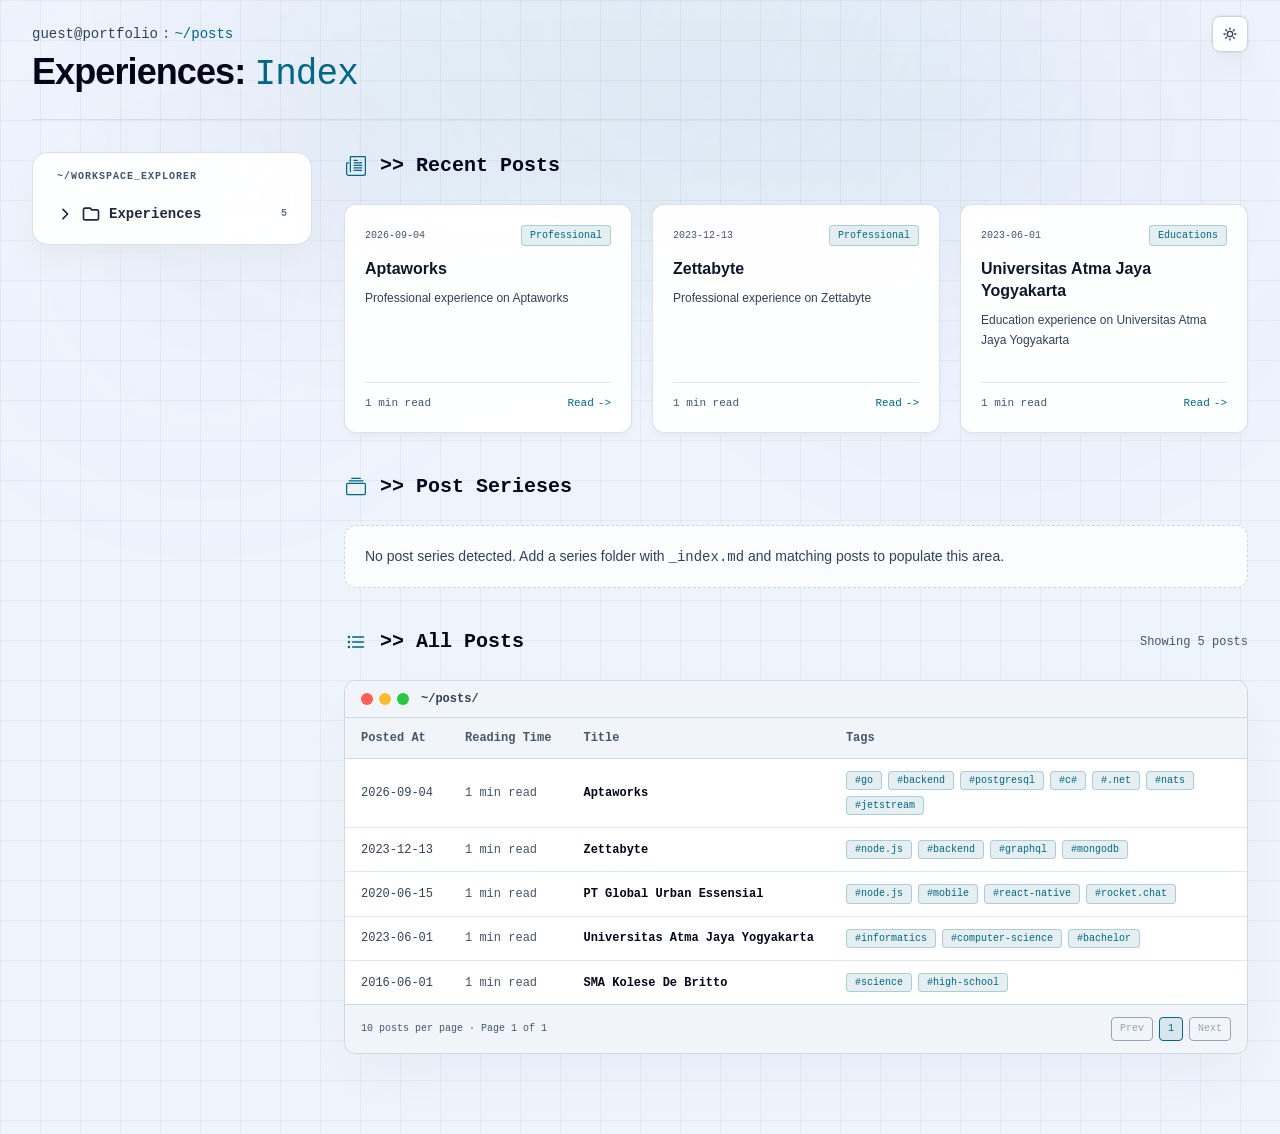
<file: posts/experiences/index.html>
<!doctype html><html lang=en-us class=scroll-smooth x-data=themeToggle><head><meta charset=utf-8><meta name=viewport content="width=device-width,initial-scale=1"><meta name=color-scheme content="light dark"><title>Experiences | Marcel Marihot Putra Aritonang - Portfolio</title><script src=/js/theme-scheme.728cc794b20914082a57bfe51ceb73a14cff2437c23c5c0ee3c2f0db88906d94.js integrity="sha256-cozHlLIJFAgqV7/lHOtzoUz/JDfCPFwO48Lw24iQbZQ=" crossorigin=anonymous></script><link rel=stylesheet href=/css/main.2c5a6d5ae3539f6c171481faf55f4d63f03523bd4842050160e7b8ee02a4a5a2.css integrity="sha256-LFptWuNTn2wXFIH69V9NY/A1I71IQgUBYOe47gKkpaI=" crossorigin=anonymous><script src=/js/main.c6369238c6f675a664e40ffee7bc32d8d721fcbf18c0433cfe91c0c1dea8f1d7.js integrity="sha256-xjaSOMb2daZk5A/+57wy2Nch/L8YwEM8/pHAwd6o8dc=" crossorigin=anonymous defer></script></head><body class="min-h-screen bg-background text-foreground"><a class=nerdy-skip-link href=#main-content>Skip to main content</a><div class="fixed right-4 top-4 z-[80] sm:right-6 lg:right-8"><button class="nerdy-icon-button shadow-xl shadow-slate-300/30 backdrop-blur-md ring-1 ring-slate-900/5 dark:shadow-black/30 dark:ring-white/10" type=button aria-label="Toggle theme" aria-pressed=false x-on:click=toggle() x-bind:aria-pressed=dark.toString() x-bind:aria-label="dark ? 'Switch to light mode' : 'Switch to dark mode'">
<span x-show=dark x-cloak><svg class="h-4 w-4" aria-hidden="true" fill="none" stroke="currentColor" viewBox="0 0 24 24" stroke-width="2"><path stroke-linecap="round" stroke-linejoin="round" d="M20.354 15.354A9 9 0 018.646 3.646 9.003 9.003.0 0012 21a9.003 9.003.0 008.354-5.646z"/></svg>
</span><span x-show=!dark x-cloak><svg class="h-4 w-4" aria-hidden="true" fill="none" stroke="currentColor" viewBox="0 0 24 24" stroke-width="2"><path stroke-linecap="round" stroke-linejoin="round" d="M12 3v2m0 14v2m9-9h-2M5 12H3m15.364-6.364L16.95 7.05m-9.9 9.9-1.414 1.414m12.728.0-1.414-1.414m-9.9-9.9L5.636 5.636M12 8a4 4 0 100 8 4 4 0 000-8z"/></svg></span></button></div><main id=main-content tabindex=-1 class=w-full><div class="nerdy-page-surface nerdy-page-surface--post"><div class=nerdy-ambient-bg></div><div class=nerdy-top-glow></div><div class="nerdy-container pt-6" x-data="{ expandedSubject: '', activeTopic: '', activeTopicLabel: '', activeSubjectLabel: '', currentPage: 1, init() { const topicID = decodeURIComponent(window.location.hash.replace(/^#/, '')); if (!topicID) return; const topicLink = Array.from(this.$root.querySelectorAll('[data-topic-id]')).find((link) => link.dataset.topicId === topicID); if (!topicLink) return; this.expandedSubject = topicLink.dataset.subjectId || ''; this.activeTopic = topicID; this.activeSubjectLabel = topicLink.dataset.subjectLabel || ''; this.activeTopicLabel = topicLink.dataset.topicLabel || ''; }, openSubject(id) { this.expandedSubject = this.expandedSubject === id ? '' : id }, selectTopic(topicID, subjectID, subjectLabel, topicLabel) { this.expandedSubject = subjectID; this.activeTopic = topicID; this.activeSubjectLabel = subjectLabel; this.activeTopicLabel = topicLabel; this.currentPage = 1 }, showAll() { this.activeTopic = ''; this.activeTopicLabel = ''; this.activeSubjectLabel = ''; this.currentPage = 1 } }"><header class="mb-8 border-b border-slate-300/70 pb-6 dark:border-slate-700"><div class=min-w-0><div class="mb-2 flex flex-wrap items-center gap-1 font-mono text-xs nerdy-muted-soft md:text-sm"><a class="nerdy-muted transition-colors hover:text-slate-950 hover:underline dark:hover:text-white" href=/>guest@portfolio</a><span>:</span><a class="text-accent-cyan transition-colors hover:underline" href=/posts/>~/posts</a><span x-show=activeTopic x-cloak>/</span><span class=text-accent-purple x-show=activeTopic x-text=activeSubjectLabel x-cloak></span><span x-show=activeTopic x-cloak>/</span><a class="text-accent-amber transition-colors hover:underline" x-show=activeTopic x-bind:href="'#' + activeTopic" x-text=activeTopicLabel x-cloak></a></div><h1 class="text-2xl font-bold tracking-tight text-slate-950 dark:text-white md:text-4xl">Experiences: <span class="font-mono font-medium text-accent-cyan">Index</span></h1></div></header><div class="grid grid-cols-1 items-start gap-8 lg:grid-cols-12"><aside class="nerdy-sticky-sidebar lg:sticky lg:top-6 lg:col-span-3" x-data="{ workspaceOpen: false }"><div class=nerdy-sticky-sidebar-card><button class="mb-0 flex w-full items-center justify-between gap-3 px-2 font-mono text-[10px] font-bold uppercase tracking-widest nerdy-muted-soft transition-colors hover:text-slate-950 dark:hover:text-white lg:mb-4 lg:cursor-default lg:hover:text-inherit dark:lg:hover:text-inherit" type=button x-on:click="workspaceOpen = !workspaceOpen" x-bind:aria-expanded="(workspaceOpen || window.matchMedia('(min-width: 1024px)').matches).toString()" aria-controls=workspace-explorer-nav>
<span>~/WORKSPACE_EXPLORER</span>
<svg class="h-4 w-4 shrink-0 transition-transform lg:hidden" x-bind:class="workspaceOpen ? 'rotate-0' : '-rotate-90'" fill="none" stroke="currentColor" viewBox="0 0 24 24" stroke-width="2.5" aria-hidden="true"><path stroke-linecap="round" stroke-linejoin="round" d="M19 9l-7 7-7-7"/></svg></button><nav id=workspace-explorer-nav class="mt-4 space-y-4 lg:mt-0" x-bind:class="workspaceOpen ? 'block' : 'hidden lg:block'"><div><button class=post-sidebar-subject type=button aria-expanded=false aria-controls=workspace-subject-experiences x-on:click='openSubject("experiences")' x-bind:aria-expanded='expandedSubject === "experiences"'>
<svg class="post-sidebar-subject-chevron" fill="none" stroke="currentColor" viewBox="0 0 24 24" stroke-width="2.5" aria-hidden="true"><path stroke-linecap="round" stroke-linejoin="round" d="M19 9l-7 7-7-7"/></svg>
<svg class="h-5 w-5 shrink-0" aria-hidden="true" fill="none" stroke="currentColor" viewBox="0 0 24 24" stroke-width="2"><path stroke-linecap="round" stroke-linejoin="round" d="M3 7v10a2 2 0 002 2h14a2 2 0 002-2V9a2 2 0 00-2-2h-6l-2-2H5A2 2 0 003 7z"/></svg>
<span>Experiences</span>
<span class=post-sidebar-subject-count>5</span></button><div id=workspace-subject-experiences class="ml-4 mt-1 space-y-1 border-l border-slate-300/80 pl-3 dark:border-slate-700/60" x-show='expandedSubject === "experiences"' x-cloak><a class="flex w-full items-center gap-2.5 rounded-lg px-2 py-1.5 text-left font-mono text-xs transition-colors" href=#subject-experiences-topic-professional x-on:click='selectTopic("subject-experiences-topic-professional", "experiences", "Experiences", "Professional")' x-bind:class="activeTopic === &#34;subject-experiences-topic-professional&#34; ? 'bg-accent-amber/10 font-bold text-accent-amber' : 'text-slate-700 hover:bg-slate-100/90 hover:text-slate-950 dark:text-slate-400 dark:hover:bg-slate-800/50 dark:hover:text-white'" data-topic-id=subject-experiences-topic-professional data-subject-id=experiences data-subject-label=Experiences data-topic-label=Professional><span class="text-slate-400 dark:text-slate-600">├─</span>
<svg class="h-3.5 w-3.5 shrink-0 text-slate-500" aria-hidden="true" fill="none" stroke="currentColor" viewBox="0 0 24 24" stroke-width="2"><path stroke-linecap="round" stroke-linejoin="round" d="M19 20H5a2 2 0 01-2-2V6a2 2 0 012-2h10l6 6v10a2 2 0 01-2 2z"/><path stroke-linecap="round" stroke-linejoin="round" d="M14 4v6h6"/></svg>
<span>Professional</span>
<span class="ml-auto text-[10px] text-slate-400 dark:text-slate-600">3</span>
</a><a class="flex w-full items-center gap-2.5 rounded-lg px-2 py-1.5 text-left font-mono text-xs transition-colors" href=#subject-experiences-topic-educations x-on:click='selectTopic("subject-experiences-topic-educations", "experiences", "Experiences", "Educations")' x-bind:class="activeTopic === &#34;subject-experiences-topic-educations&#34; ? 'bg-accent-amber/10 font-bold text-accent-amber' : 'text-slate-700 hover:bg-slate-100/90 hover:text-slate-950 dark:text-slate-400 dark:hover:bg-slate-800/50 dark:hover:text-white'" data-topic-id=subject-experiences-topic-educations data-subject-id=experiences data-subject-label=Experiences data-topic-label=Educations><span class="text-slate-400 dark:text-slate-600">└─</span>
<svg class="h-3.5 w-3.5 shrink-0 text-slate-500" aria-hidden="true" fill="none" stroke="currentColor" viewBox="0 0 24 24" stroke-width="2"><path stroke-linecap="round" stroke-linejoin="round" d="M19 20H5a2 2 0 01-2-2V6a2 2 0 012-2h10l6 6v10a2 2 0 01-2 2z"/><path stroke-linecap="round" stroke-linejoin="round" d="M14 4v6h6"/></svg>
<span>Educations</span>
<span class="ml-auto text-[10px] text-slate-400 dark:text-slate-600">2</span></a></div></div></nav></div></aside><main class="flex flex-col gap-10 lg:col-span-9"><div class="flex flex-col gap-10" x-show=activeTopic x-cloak><div class="flex flex-col gap-10" x-show='activeTopic === "subject-experiences-topic-professional"' x-cloak><section><div class=nerdy-section-heading><span class="flex h-6 w-6 shrink-0 items-center justify-center text-accent-cyan" style=color:var(--accent-cyan)><svg class="h-5 w-5" aria-hidden="true" viewBox="0 0 32 32" fill="none"><g clip-path="url(#clip0_901_889)"><path d="M7 25V2.005S7 1 8 1H30S31 1.005 31 2.005v26S31 31 28 31H4S1 31.005 1 27.005v-15S1 11 2 11H4m9-4h5m-5 4H25M13 15H25M13 19H25M13 23H25" stroke="currentColor" stroke-width="2" stroke-linecap="round" stroke-linejoin="round"/></g><defs><clipPath id="clip0_901_889"><rect width="32" height="32" fill="#fff"/></clipPath></defs></svg></span><h2 class=nerdy-section-title>>> Recent Posts</h2></div><div class="grid grid-cols-1 gap-5 md:grid-cols-3"><a class="group nerdy-card nerdy-card-hover nerdy-card-accent-cyan relative flex min-h-52 flex-col justify-between overflow-hidden p-5" href=/posts/experiences/professional/aptaworks/><div><div class="mb-3 flex items-center justify-between gap-3"><time class="font-mono text-[10px] nerdy-muted-soft" datetime=2026-09-04>2026-09-04</time>
<span class="nerdy-chip nerdy-chip-cyan">Professional</span></div><h3 class="mb-2 text-base font-bold leading-snug nerdy-card-title nerdy-title-accent-cyan">Aptaworks</h3><p class="mb-4 line-clamp-3 text-xs leading-5 nerdy-muted">Professional experience on Aptaworks</p></div><div class="mt-4 flex items-center justify-between border-t border-slate-200 pt-3 font-mono text-[11px] dark:border-slate-700/50"><span class=nerdy-muted-soft>1 min read</span>
<span class="flex items-center gap-1 text-accent-cyan">Read <span class="transition-transform group-hover:translate-x-1">-></span></span></div></a><a class="group nerdy-card nerdy-card-hover nerdy-card-accent-cyan relative flex min-h-52 flex-col justify-between overflow-hidden p-5" href=/posts/experiences/professional/zettabyte/><div><div class="mb-3 flex items-center justify-between gap-3"><time class="font-mono text-[10px] nerdy-muted-soft" datetime=2023-12-13>2023-12-13</time>
<span class="nerdy-chip nerdy-chip-cyan">Professional</span></div><h3 class="mb-2 text-base font-bold leading-snug nerdy-card-title nerdy-title-accent-cyan">Zettabyte</h3><p class="mb-4 line-clamp-3 text-xs leading-5 nerdy-muted">Professional experience on Zettabyte</p></div><div class="mt-4 flex items-center justify-between border-t border-slate-200 pt-3 font-mono text-[11px] dark:border-slate-700/50"><span class=nerdy-muted-soft>1 min read</span>
<span class="flex items-center gap-1 text-accent-cyan">Read <span class="transition-transform group-hover:translate-x-1">-></span></span></div></a><a class="group nerdy-card nerdy-card-hover nerdy-card-accent-cyan relative flex min-h-52 flex-col justify-between overflow-hidden p-5" href=/posts/experiences/professional/pt-global-urban-essensial/><div><div class="mb-3 flex items-center justify-between gap-3"><time class="font-mono text-[10px] nerdy-muted-soft" datetime=2020-06-15>2020-06-15</time>
<span class="nerdy-chip nerdy-chip-cyan">Professional</span></div><h3 class="mb-2 text-base font-bold leading-snug nerdy-card-title nerdy-title-accent-cyan">PT Global Urban Essensial</h3><p class="mb-4 line-clamp-3 text-xs leading-5 nerdy-muted">Professional experience on PT Global Urban Essensial</p></div><div class="mt-4 flex items-center justify-between border-t border-slate-200 pt-3 font-mono text-[11px] dark:border-slate-700/50"><span class=nerdy-muted-soft>1 min read</span>
<span class="flex items-center gap-1 text-accent-cyan">Read <span class="transition-transform group-hover:translate-x-1">-></span></span></div></a></div></section><section><div class=nerdy-section-heading><span class="flex h-6 w-6 shrink-0 items-center justify-center text-accent-cyan" style=color:var(--accent-cyan)><svg class="h-5 w-5" aria-hidden="true" viewBox="0 0 16 16" fill="currentColor"><path d="M2.5 3.5a.5.5.0 010-1h11a.5.5.0 010 1h-11zm2-2a.5.5.0 010-1h7a.5.5.0 010 1h-7zM0 13a1.5 1.5.0 001.5 1.5h13A1.5 1.5.0 0016 13V6a1.5 1.5.0 00-1.5-1.5h-13A1.5 1.5.0 000 6v7zm1.5.5A.5.5.0 011 13V6a.5.5.0 01.5-.5h13a.5.5.0 01.5.5v7a.5.5.0 01-.5.5h-13z"/></svg></span><h2 class=nerdy-section-title>>> Post Serieses</h2></div><div class="grid grid-cols-1 gap-5 md:grid-cols-2"><div class="nerdy-card-dashed p-5 text-sm nerdy-muted md:col-span-2">No post series detected. Add a series folder with <code class=font-mono>_index.md</code> and matching posts to populate this area.</div></div></section><section><div class="mb-6 flex items-center justify-between gap-4"><div class="nerdy-section-heading mb-0"><span class="flex h-6 w-6 shrink-0 items-center justify-center text-accent-cyan" style=color:var(--accent-cyan)><svg class="h-5 w-5" aria-hidden="true" viewBox="0 0 24 24" fill="none"><path d="M8 6.00067 21 6.00139M8 12.0007 21 12.0015M8 18.0007 21 18.0015M3.5 6H3.51M3.5 12H3.51M3.5 18H3.51M4 6c0 .27614-.22386.5-.5.5S3 6.27614 3 6s.22386-.5.5-.5.5.22386.5.5zm0 6c0 .2761-.22386.5-.5.5S3 12.2761 3 12s.22386-.5.5-.5.5.2239.5.5zm0 6c0 .2761-.22386.5-.5.5S3 18.2761 3 18s.22386-.5.5-.5.5.2239.5.5z" stroke="currentColor" stroke-width="2" stroke-linecap="round" stroke-linejoin="round"/></svg></span><h2 class=nerdy-section-title>>> All Posts</h2></div><span class="font-mono text-xs nerdy-muted-soft">Showing 3 posts</span></div><div class=nerdy-window><div class=nerdy-window-bar><div class="flex min-w-0 items-center gap-3"><div class="flex shrink-0 gap-1.5"><div class="nerdy-window-dot bg-[#ff5f56]"></div><div class="nerdy-window-dot bg-[#ffbd2e]"></div><div class="nerdy-window-dot bg-[#27c93f]"></div></div><div class="truncate font-bold nerdy-muted">~/posts/Experiences/Professional/</div></div></div><div class=overflow-x-auto><table class="w-full min-w-[680px] whitespace-nowrap text-left"><thead><tr class="border-b border-slate-300/90 bg-slate-100/95 nerdy-muted-soft dark:border-slate-700/80 dark:bg-slate-900/40"><th class="px-4 py-3 font-semibold">Posted At</th><th class="px-4 py-3 font-semibold">Reading Time</th><th class="px-4 py-3 font-semibold">Title</th><th class="px-4 py-3 font-semibold">Tags</th></tr></thead><tbody class="divide-y divide-slate-200 text-slate-800 dark:divide-slate-700/40 dark:text-slate-300"><tr class="transition-colors hover:bg-slate-100/80 dark:hover:bg-slate-800/40" x-show="currentPage === 1"><td class="px-4 py-3 nerdy-muted">2026-09-04</td><td class="px-4 py-3 nerdy-muted-soft">1 min read</td><td class="px-4 py-3 font-bold"><a class="text-slate-950 transition-colors hover:text-accent-cyan hover:underline dark:text-white" href=/posts/experiences/professional/aptaworks/>Aptaworks</a></td><td class="px-4 py-3"><div class="flex flex-wrap gap-1.5"><span class="nerdy-chip nerdy-chip-cyan">#go</span>
<span class="nerdy-chip nerdy-chip-cyan">#backend</span>
<span class="nerdy-chip nerdy-chip-cyan">#postgresql</span>
<span class="nerdy-chip nerdy-chip-cyan">#c#</span>
<span class="nerdy-chip nerdy-chip-cyan">#.net</span>
<span class="nerdy-chip nerdy-chip-cyan">#nats</span>
<span class="nerdy-chip nerdy-chip-cyan">#jetstream</span></div></td></tr><tr class="transition-colors hover:bg-slate-100/80 dark:hover:bg-slate-800/40" x-show="currentPage === 1"><td class="px-4 py-3 nerdy-muted">2023-12-13</td><td class="px-4 py-3 nerdy-muted-soft">1 min read</td><td class="px-4 py-3 font-bold"><a class="text-slate-950 transition-colors hover:text-accent-cyan hover:underline dark:text-white" href=/posts/experiences/professional/zettabyte/>Zettabyte</a></td><td class="px-4 py-3"><div class="flex flex-wrap gap-1.5"><span class="nerdy-chip nerdy-chip-cyan">#node.js</span>
<span class="nerdy-chip nerdy-chip-cyan">#backend</span>
<span class="nerdy-chip nerdy-chip-cyan">#graphql</span>
<span class="nerdy-chip nerdy-chip-cyan">#mongodb</span></div></td></tr><tr class="transition-colors hover:bg-slate-100/80 dark:hover:bg-slate-800/40" x-show="currentPage === 1"><td class="px-4 py-3 nerdy-muted">2020-06-15</td><td class="px-4 py-3 nerdy-muted-soft">1 min read</td><td class="px-4 py-3 font-bold"><a class="text-slate-950 transition-colors hover:text-accent-cyan hover:underline dark:text-white" href=/posts/experiences/professional/pt-global-urban-essensial/>PT Global Urban Essensial</a></td><td class="px-4 py-3"><div class="flex flex-wrap gap-1.5"><span class="nerdy-chip nerdy-chip-cyan">#node.js</span>
<span class="nerdy-chip nerdy-chip-cyan">#mobile</span>
<span class="nerdy-chip nerdy-chip-cyan">#react-native</span>
<span class="nerdy-chip nerdy-chip-cyan">#rocket.chat</span></div></td></tr></tbody></table></div><div class="flex flex-wrap items-center justify-between gap-3 border-t border-slate-300/90 bg-slate-100/95 px-4 py-3 dark:border-slate-700/80 dark:bg-slate-900/40"><span class="text-[10px] nerdy-muted-soft">10 posts per page · Page <span x-text=currentPage></span> of 1</span><div class="flex flex-wrap gap-1.5"><button class="rounded border px-2 py-1 text-[10px] transition-colors disabled:cursor-not-allowed disabled:opacity-40" type=button x-on:click="currentPage = Math.max(1, currentPage - 1)" x-bind:disabled="currentPage === 1">Prev</button>
<button class="rounded border px-2 py-1 text-[10px] transition-colors" type=button x-on:click="currentPage = 1" x-bind:class="currentPage === 1 ? 'border-accent-cyan bg-accent-cyan/10 text-accent-cyan' : 'border-slate-300 text-slate-600 hover:text-slate-950 dark:border-slate-700 dark:hover:text-white'">1</button>
<button class="rounded border px-2 py-1 text-[10px] transition-colors disabled:cursor-not-allowed disabled:opacity-40" type=button x-on:click="currentPage = Math.min(1, currentPage + 1)" x-bind:disabled="currentPage === 1">Next</button></div></div></div></section></div><div class="flex flex-col gap-10" x-show='activeTopic === "subject-experiences-topic-educations"' x-cloak><section><div class=nerdy-section-heading><span class="flex h-6 w-6 shrink-0 items-center justify-center text-accent-cyan" style=color:var(--accent-cyan)><svg class="h-5 w-5" aria-hidden="true" viewBox="0 0 32 32" fill="none"><g clip-path="url(#clip0_901_889)"><path d="M7 25V2.005S7 1 8 1H30S31 1.005 31 2.005v26S31 31 28 31H4S1 31.005 1 27.005v-15S1 11 2 11H4m9-4h5m-5 4H25M13 15H25M13 19H25M13 23H25" stroke="currentColor" stroke-width="2" stroke-linecap="round" stroke-linejoin="round"/></g><defs><clipPath id="clip0_901_889"><rect width="32" height="32" fill="#fff"/></clipPath></defs></svg></span><h2 class=nerdy-section-title>>> Recent Posts</h2></div><div class="grid grid-cols-1 gap-5 md:grid-cols-3"><a class="group nerdy-card nerdy-card-hover nerdy-card-accent-cyan relative flex min-h-52 flex-col justify-between overflow-hidden p-5" href=/posts/experiences/educations/universitas-atma-jaya-yogyakarta/><div><div class="mb-3 flex items-center justify-between gap-3"><time class="font-mono text-[10px] nerdy-muted-soft" datetime=2023-06-01>2023-06-01</time>
<span class="nerdy-chip nerdy-chip-cyan">Educations</span></div><h3 class="mb-2 text-base font-bold leading-snug nerdy-card-title nerdy-title-accent-cyan">Universitas Atma Jaya Yogyakarta</h3><p class="mb-4 line-clamp-3 text-xs leading-5 nerdy-muted">Education experience on Universitas Atma Jaya Yogyakarta</p></div><div class="mt-4 flex items-center justify-between border-t border-slate-200 pt-3 font-mono text-[11px] dark:border-slate-700/50"><span class=nerdy-muted-soft>1 min read</span>
<span class="flex items-center gap-1 text-accent-cyan">Read <span class="transition-transform group-hover:translate-x-1">-></span></span></div></a><a class="group nerdy-card nerdy-card-hover nerdy-card-accent-cyan relative flex min-h-52 flex-col justify-between overflow-hidden p-5" href=/posts/experiences/educations/sma-kolese-de-britto/><div><div class="mb-3 flex items-center justify-between gap-3"><time class="font-mono text-[10px] nerdy-muted-soft" datetime=2016-06-01>2016-06-01</time>
<span class="nerdy-chip nerdy-chip-cyan">Educations</span></div><h3 class="mb-2 text-base font-bold leading-snug nerdy-card-title nerdy-title-accent-cyan">SMA Kolese De Britto</h3><p class="mb-4 line-clamp-3 text-xs leading-5 nerdy-muted">Education experience on SMA Kolese De Britto</p></div><div class="mt-4 flex items-center justify-between border-t border-slate-200 pt-3 font-mono text-[11px] dark:border-slate-700/50"><span class=nerdy-muted-soft>1 min read</span>
<span class="flex items-center gap-1 text-accent-cyan">Read <span class="transition-transform group-hover:translate-x-1">-></span></span></div></a></div></section><section><div class=nerdy-section-heading><span class="flex h-6 w-6 shrink-0 items-center justify-center text-accent-cyan" style=color:var(--accent-cyan)><svg class="h-5 w-5" aria-hidden="true" viewBox="0 0 16 16" fill="currentColor"><path d="M2.5 3.5a.5.5.0 010-1h11a.5.5.0 010 1h-11zm2-2a.5.5.0 010-1h7a.5.5.0 010 1h-7zM0 13a1.5 1.5.0 001.5 1.5h13A1.5 1.5.0 0016 13V6a1.5 1.5.0 00-1.5-1.5h-13A1.5 1.5.0 000 6v7zm1.5.5A.5.5.0 011 13V6a.5.5.0 01.5-.5h13a.5.5.0 01.5.5v7a.5.5.0 01-.5.5h-13z"/></svg></span><h2 class=nerdy-section-title>>> Post Serieses</h2></div><div class="grid grid-cols-1 gap-5 md:grid-cols-2"><div class="nerdy-card-dashed p-5 text-sm nerdy-muted md:col-span-2">No post series detected. Add a series folder with <code class=font-mono>_index.md</code> and matching posts to populate this area.</div></div></section><section><div class="mb-6 flex items-center justify-between gap-4"><div class="nerdy-section-heading mb-0"><span class="flex h-6 w-6 shrink-0 items-center justify-center text-accent-cyan" style=color:var(--accent-cyan)><svg class="h-5 w-5" aria-hidden="true" viewBox="0 0 24 24" fill="none"><path d="M8 6.00067 21 6.00139M8 12.0007 21 12.0015M8 18.0007 21 18.0015M3.5 6H3.51M3.5 12H3.51M3.5 18H3.51M4 6c0 .27614-.22386.5-.5.5S3 6.27614 3 6s.22386-.5.5-.5.5.22386.5.5zm0 6c0 .2761-.22386.5-.5.5S3 12.2761 3 12s.22386-.5.5-.5.5.2239.5.5zm0 6c0 .2761-.22386.5-.5.5S3 18.2761 3 18s.22386-.5.5-.5.5.2239.5.5z" stroke="currentColor" stroke-width="2" stroke-linecap="round" stroke-linejoin="round"/></svg></span><h2 class=nerdy-section-title>>> All Posts</h2></div><span class="font-mono text-xs nerdy-muted-soft">Showing 2 posts</span></div><div class=nerdy-window><div class=nerdy-window-bar><div class="flex min-w-0 items-center gap-3"><div class="flex shrink-0 gap-1.5"><div class="nerdy-window-dot bg-[#ff5f56]"></div><div class="nerdy-window-dot bg-[#ffbd2e]"></div><div class="nerdy-window-dot bg-[#27c93f]"></div></div><div class="truncate font-bold nerdy-muted">~/posts/Experiences/Educations/</div></div></div><div class=overflow-x-auto><table class="w-full min-w-[680px] whitespace-nowrap text-left"><thead><tr class="border-b border-slate-300/90 bg-slate-100/95 nerdy-muted-soft dark:border-slate-700/80 dark:bg-slate-900/40"><th class="px-4 py-3 font-semibold">Posted At</th><th class="px-4 py-3 font-semibold">Reading Time</th><th class="px-4 py-3 font-semibold">Title</th><th class="px-4 py-3 font-semibold">Tags</th></tr></thead><tbody class="divide-y divide-slate-200 text-slate-800 dark:divide-slate-700/40 dark:text-slate-300"><tr class="transition-colors hover:bg-slate-100/80 dark:hover:bg-slate-800/40" x-show="currentPage === 1"><td class="px-4 py-3 nerdy-muted">2023-06-01</td><td class="px-4 py-3 nerdy-muted-soft">1 min read</td><td class="px-4 py-3 font-bold"><a class="text-slate-950 transition-colors hover:text-accent-cyan hover:underline dark:text-white" href=/posts/experiences/educations/universitas-atma-jaya-yogyakarta/>Universitas Atma Jaya Yogyakarta</a></td><td class="px-4 py-3"><div class="flex flex-wrap gap-1.5"><span class="nerdy-chip nerdy-chip-cyan">#informatics</span>
<span class="nerdy-chip nerdy-chip-cyan">#computer-science</span>
<span class="nerdy-chip nerdy-chip-cyan">#bachelor</span></div></td></tr><tr class="transition-colors hover:bg-slate-100/80 dark:hover:bg-slate-800/40" x-show="currentPage === 1"><td class="px-4 py-3 nerdy-muted">2016-06-01</td><td class="px-4 py-3 nerdy-muted-soft">1 min read</td><td class="px-4 py-3 font-bold"><a class="text-slate-950 transition-colors hover:text-accent-cyan hover:underline dark:text-white" href=/posts/experiences/educations/sma-kolese-de-britto/>SMA Kolese De Britto</a></td><td class="px-4 py-3"><div class="flex flex-wrap gap-1.5"><span class="nerdy-chip nerdy-chip-cyan">#science</span>
<span class="nerdy-chip nerdy-chip-cyan">#high-school</span></div></td></tr></tbody></table></div><div class="flex flex-wrap items-center justify-between gap-3 border-t border-slate-300/90 bg-slate-100/95 px-4 py-3 dark:border-slate-700/80 dark:bg-slate-900/40"><span class="text-[10px] nerdy-muted-soft">10 posts per page · Page <span x-text=currentPage></span> of 1</span><div class="flex flex-wrap gap-1.5"><button class="rounded border px-2 py-1 text-[10px] transition-colors disabled:cursor-not-allowed disabled:opacity-40" type=button x-on:click="currentPage = Math.max(1, currentPage - 1)" x-bind:disabled="currentPage === 1">Prev</button>
<button class="rounded border px-2 py-1 text-[10px] transition-colors" type=button x-on:click="currentPage = 1" x-bind:class="currentPage === 1 ? 'border-accent-cyan bg-accent-cyan/10 text-accent-cyan' : 'border-slate-300 text-slate-600 hover:text-slate-950 dark:border-slate-700 dark:hover:text-white'">1</button>
<button class="rounded border px-2 py-1 text-[10px] transition-colors disabled:cursor-not-allowed disabled:opacity-40" type=button x-on:click="currentPage = Math.min(1, currentPage + 1)" x-bind:disabled="currentPage === 1">Next</button></div></div></div></section></div></div><div class="flex flex-col gap-10" x-show=!activeTopic><section><div class=nerdy-section-heading><span class="flex h-6 w-6 shrink-0 items-center justify-center text-accent-cyan" style=color:var(--accent-cyan)><svg class="h-5 w-5" aria-hidden="true" viewBox="0 0 32 32" fill="none"><g clip-path="url(#clip0_901_889)"><path d="M7 25V2.005S7 1 8 1H30S31 1.005 31 2.005v26S31 31 28 31H4S1 31.005 1 27.005v-15S1 11 2 11H4m9-4h5m-5 4H25M13 15H25M13 19H25M13 23H25" stroke="currentColor" stroke-width="2" stroke-linecap="round" stroke-linejoin="round"/></g><defs><clipPath id="clip0_901_889"><rect width="32" height="32" fill="#fff"/></clipPath></defs></svg></span><h2 class=nerdy-section-title>>> Recent Posts</h2></div><div class="grid grid-cols-1 gap-5 md:grid-cols-3"><a class="group nerdy-card nerdy-card-hover nerdy-card-accent-cyan relative flex min-h-52 flex-col justify-between overflow-hidden p-5" href=/posts/experiences/professional/aptaworks/><div><div class="mb-3 flex items-center justify-between gap-3"><time class="font-mono text-[10px] nerdy-muted-soft" datetime=2026-09-04>2026-09-04</time>
<span class="nerdy-chip nerdy-chip-cyan">Professional</span></div><h3 class="mb-2 text-base font-bold leading-snug nerdy-card-title nerdy-title-accent-cyan">Aptaworks</h3><p class="mb-4 line-clamp-3 text-xs leading-5 nerdy-muted">Professional experience on Aptaworks</p></div><div class="mt-4 flex items-center justify-between border-t border-slate-200 pt-3 font-mono text-[11px] dark:border-slate-700/50"><span class=nerdy-muted-soft>1 min read</span>
<span class="flex items-center gap-1 text-accent-cyan">Read <span class="transition-transform group-hover:translate-x-1">-></span></span></div></a><a class="group nerdy-card nerdy-card-hover nerdy-card-accent-cyan relative flex min-h-52 flex-col justify-between overflow-hidden p-5" href=/posts/experiences/professional/zettabyte/><div><div class="mb-3 flex items-center justify-between gap-3"><time class="font-mono text-[10px] nerdy-muted-soft" datetime=2023-12-13>2023-12-13</time>
<span class="nerdy-chip nerdy-chip-cyan">Professional</span></div><h3 class="mb-2 text-base font-bold leading-snug nerdy-card-title nerdy-title-accent-cyan">Zettabyte</h3><p class="mb-4 line-clamp-3 text-xs leading-5 nerdy-muted">Professional experience on Zettabyte</p></div><div class="mt-4 flex items-center justify-between border-t border-slate-200 pt-3 font-mono text-[11px] dark:border-slate-700/50"><span class=nerdy-muted-soft>1 min read</span>
<span class="flex items-center gap-1 text-accent-cyan">Read <span class="transition-transform group-hover:translate-x-1">-></span></span></div></a><a class="group nerdy-card nerdy-card-hover nerdy-card-accent-cyan relative flex min-h-52 flex-col justify-between overflow-hidden p-5" href=/posts/experiences/educations/universitas-atma-jaya-yogyakarta/><div><div class="mb-3 flex items-center justify-between gap-3"><time class="font-mono text-[10px] nerdy-muted-soft" datetime=2023-06-01>2023-06-01</time>
<span class="nerdy-chip nerdy-chip-cyan">Educations</span></div><h3 class="mb-2 text-base font-bold leading-snug nerdy-card-title nerdy-title-accent-cyan">Universitas Atma Jaya Yogyakarta</h3><p class="mb-4 line-clamp-3 text-xs leading-5 nerdy-muted">Education experience on Universitas Atma Jaya Yogyakarta</p></div><div class="mt-4 flex items-center justify-between border-t border-slate-200 pt-3 font-mono text-[11px] dark:border-slate-700/50"><span class=nerdy-muted-soft>1 min read</span>
<span class="flex items-center gap-1 text-accent-cyan">Read <span class="transition-transform group-hover:translate-x-1">-></span></span></div></a></div></section><section><div class=nerdy-section-heading><span class="flex h-6 w-6 shrink-0 items-center justify-center text-accent-cyan" style=color:var(--accent-cyan)><svg class="h-5 w-5" aria-hidden="true" viewBox="0 0 16 16" fill="currentColor"><path d="M2.5 3.5a.5.5.0 010-1h11a.5.5.0 010 1h-11zm2-2a.5.5.0 010-1h7a.5.5.0 010 1h-7zM0 13a1.5 1.5.0 001.5 1.5h13A1.5 1.5.0 0016 13V6a1.5 1.5.0 00-1.5-1.5h-13A1.5 1.5.0 000 6v7zm1.5.5A.5.5.0 011 13V6a.5.5.0 01.5-.5h13a.5.5.0 01.5.5v7a.5.5.0 01-.5.5h-13z"/></svg></span><h2 class=nerdy-section-title>>> Post Serieses</h2></div><div class="grid grid-cols-1 gap-5 md:grid-cols-2"><div class="nerdy-card-dashed p-5 text-sm nerdy-muted md:col-span-2">No post series detected. Add a series folder with <code class=font-mono>_index.md</code> and matching posts to populate this area.</div></div></section><section><div class="mb-6 flex items-center justify-between gap-4"><div class="nerdy-section-heading mb-0"><span class="flex h-6 w-6 shrink-0 items-center justify-center text-accent-cyan" style=color:var(--accent-cyan)><svg class="h-5 w-5" aria-hidden="true" viewBox="0 0 24 24" fill="none"><path d="M8 6.00067 21 6.00139M8 12.0007 21 12.0015M8 18.0007 21 18.0015M3.5 6H3.51M3.5 12H3.51M3.5 18H3.51M4 6c0 .27614-.22386.5-.5.5S3 6.27614 3 6s.22386-.5.5-.5.5.22386.5.5zm0 6c0 .2761-.22386.5-.5.5S3 12.2761 3 12s.22386-.5.5-.5.5.2239.5.5zm0 6c0 .2761-.22386.5-.5.5S3 18.2761 3 18s.22386-.5.5-.5.5.2239.5.5z" stroke="currentColor" stroke-width="2" stroke-linecap="round" stroke-linejoin="round"/></svg></span><h2 class=nerdy-section-title>>> All Posts</h2></div><span class="font-mono text-xs nerdy-muted-soft">Showing 5 posts</span></div><div class=nerdy-window><div class=nerdy-window-bar><div class="flex min-w-0 items-center gap-3"><div class="flex shrink-0 gap-1.5"><div class="nerdy-window-dot bg-[#ff5f56]"></div><div class="nerdy-window-dot bg-[#ffbd2e]"></div><div class="nerdy-window-dot bg-[#27c93f]"></div></div><div class="truncate font-bold nerdy-muted">~/posts/</div></div></div><div class=overflow-x-auto><table class="w-full min-w-[680px] whitespace-nowrap text-left"><thead><tr class="border-b border-slate-300/90 bg-slate-100/95 nerdy-muted-soft dark:border-slate-700/80 dark:bg-slate-900/40"><th class="px-4 py-3 font-semibold">Posted At</th><th class="px-4 py-3 font-semibold">Reading Time</th><th class="px-4 py-3 font-semibold">Title</th><th class="px-4 py-3 font-semibold">Tags</th></tr></thead><tbody class="divide-y divide-slate-200 text-slate-800 dark:divide-slate-700/40 dark:text-slate-300"><tr class="transition-colors hover:bg-slate-100/80 dark:hover:bg-slate-800/40" x-show="currentPage === 1"><td class="px-4 py-3 nerdy-muted">2026-09-04</td><td class="px-4 py-3 nerdy-muted-soft">1 min read</td><td class="px-4 py-3 font-bold"><a class="text-slate-950 transition-colors hover:text-accent-cyan hover:underline dark:text-white" href=/posts/experiences/professional/aptaworks/>Aptaworks</a></td><td class="px-4 py-3"><div class="flex flex-wrap gap-1.5"><span class="nerdy-chip nerdy-chip-cyan">#go</span>
<span class="nerdy-chip nerdy-chip-cyan">#backend</span>
<span class="nerdy-chip nerdy-chip-cyan">#postgresql</span>
<span class="nerdy-chip nerdy-chip-cyan">#c#</span>
<span class="nerdy-chip nerdy-chip-cyan">#.net</span>
<span class="nerdy-chip nerdy-chip-cyan">#nats</span>
<span class="nerdy-chip nerdy-chip-cyan">#jetstream</span></div></td></tr><tr class="transition-colors hover:bg-slate-100/80 dark:hover:bg-slate-800/40" x-show="currentPage === 1"><td class="px-4 py-3 nerdy-muted">2023-12-13</td><td class="px-4 py-3 nerdy-muted-soft">1 min read</td><td class="px-4 py-3 font-bold"><a class="text-slate-950 transition-colors hover:text-accent-cyan hover:underline dark:text-white" href=/posts/experiences/professional/zettabyte/>Zettabyte</a></td><td class="px-4 py-3"><div class="flex flex-wrap gap-1.5"><span class="nerdy-chip nerdy-chip-cyan">#node.js</span>
<span class="nerdy-chip nerdy-chip-cyan">#backend</span>
<span class="nerdy-chip nerdy-chip-cyan">#graphql</span>
<span class="nerdy-chip nerdy-chip-cyan">#mongodb</span></div></td></tr><tr class="transition-colors hover:bg-slate-100/80 dark:hover:bg-slate-800/40" x-show="currentPage === 1"><td class="px-4 py-3 nerdy-muted">2020-06-15</td><td class="px-4 py-3 nerdy-muted-soft">1 min read</td><td class="px-4 py-3 font-bold"><a class="text-slate-950 transition-colors hover:text-accent-cyan hover:underline dark:text-white" href=/posts/experiences/professional/pt-global-urban-essensial/>PT Global Urban Essensial</a></td><td class="px-4 py-3"><div class="flex flex-wrap gap-1.5"><span class="nerdy-chip nerdy-chip-cyan">#node.js</span>
<span class="nerdy-chip nerdy-chip-cyan">#mobile</span>
<span class="nerdy-chip nerdy-chip-cyan">#react-native</span>
<span class="nerdy-chip nerdy-chip-cyan">#rocket.chat</span></div></td></tr><tr class="transition-colors hover:bg-slate-100/80 dark:hover:bg-slate-800/40" x-show="currentPage === 1"><td class="px-4 py-3 nerdy-muted">2023-06-01</td><td class="px-4 py-3 nerdy-muted-soft">1 min read</td><td class="px-4 py-3 font-bold"><a class="text-slate-950 transition-colors hover:text-accent-cyan hover:underline dark:text-white" href=/posts/experiences/educations/universitas-atma-jaya-yogyakarta/>Universitas Atma Jaya Yogyakarta</a></td><td class="px-4 py-3"><div class="flex flex-wrap gap-1.5"><span class="nerdy-chip nerdy-chip-cyan">#informatics</span>
<span class="nerdy-chip nerdy-chip-cyan">#computer-science</span>
<span class="nerdy-chip nerdy-chip-cyan">#bachelor</span></div></td></tr><tr class="transition-colors hover:bg-slate-100/80 dark:hover:bg-slate-800/40" x-show="currentPage === 1"><td class="px-4 py-3 nerdy-muted">2016-06-01</td><td class="px-4 py-3 nerdy-muted-soft">1 min read</td><td class="px-4 py-3 font-bold"><a class="text-slate-950 transition-colors hover:text-accent-cyan hover:underline dark:text-white" href=/posts/experiences/educations/sma-kolese-de-britto/>SMA Kolese De Britto</a></td><td class="px-4 py-3"><div class="flex flex-wrap gap-1.5"><span class="nerdy-chip nerdy-chip-cyan">#science</span>
<span class="nerdy-chip nerdy-chip-cyan">#high-school</span></div></td></tr></tbody></table></div><div class="flex flex-wrap items-center justify-between gap-3 border-t border-slate-300/90 bg-slate-100/95 px-4 py-3 dark:border-slate-700/80 dark:bg-slate-900/40"><span class="text-[10px] nerdy-muted-soft">10 posts per page · Page <span x-text=currentPage></span> of 1</span><div class="flex flex-wrap gap-1.5"><button class="rounded border px-2 py-1 text-[10px] transition-colors disabled:cursor-not-allowed disabled:opacity-40" type=button x-on:click="currentPage = Math.max(1, currentPage - 1)" x-bind:disabled="currentPage === 1">Prev</button>
<button class="rounded border px-2 py-1 text-[10px] transition-colors" type=button x-on:click="currentPage = 1" x-bind:class="currentPage === 1 ? 'border-accent-cyan bg-accent-cyan/10 text-accent-cyan' : 'border-slate-300 text-slate-600 hover:text-slate-950 dark:border-slate-700 dark:hover:text-white'">1</button>
<button class="rounded border px-2 py-1 text-[10px] transition-colors disabled:cursor-not-allowed disabled:opacity-40" type=button x-on:click="currentPage = Math.min(1, currentPage + 1)" x-bind:disabled="currentPage === 1">Next</button></div></div></div></section></div></main></div></div></div></main></body></html>
</file>
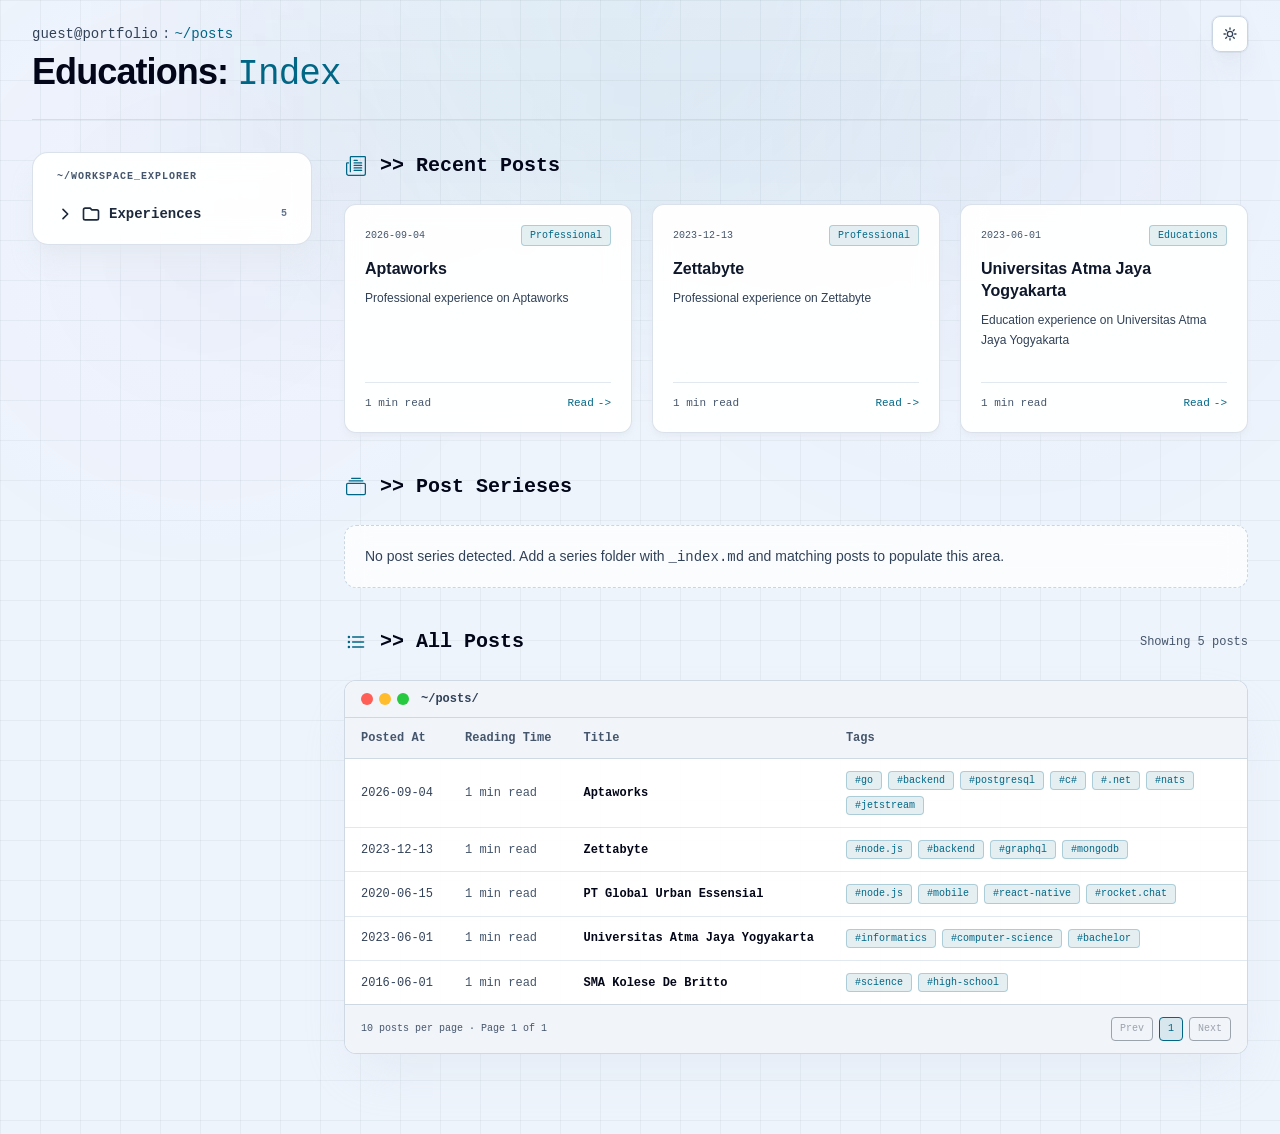
<file: posts/experiences/educations/index.html>
<!doctype html><html lang=en-us class=scroll-smooth x-data=themeToggle><head><meta charset=utf-8><meta name=viewport content="width=device-width,initial-scale=1"><meta name=color-scheme content="light dark"><title>Educations | Marcel Marihot Putra Aritonang - Portfolio</title><script src=/js/theme-scheme.728cc794b20914082a57bfe51ceb73a14cff2437c23c5c0ee3c2f0db88906d94.js integrity="sha256-cozHlLIJFAgqV7/lHOtzoUz/JDfCPFwO48Lw24iQbZQ=" crossorigin=anonymous></script><link rel=stylesheet href=/css/main.2c5a6d5ae3539f6c171481faf55f4d63f03523bd4842050160e7b8ee02a4a5a2.css integrity="sha256-LFptWuNTn2wXFIH69V9NY/A1I71IQgUBYOe47gKkpaI=" crossorigin=anonymous><script src=/js/main.c6369238c6f675a664e40ffee7bc32d8d721fcbf18c0433cfe91c0c1dea8f1d7.js integrity="sha256-xjaSOMb2daZk5A/+57wy2Nch/L8YwEM8/pHAwd6o8dc=" crossorigin=anonymous defer></script></head><body class="min-h-screen bg-background text-foreground"><a class=nerdy-skip-link href=#main-content>Skip to main content</a><div class="fixed right-4 top-4 z-[80] sm:right-6 lg:right-8"><button class="nerdy-icon-button shadow-xl shadow-slate-300/30 backdrop-blur-md ring-1 ring-slate-900/5 dark:shadow-black/30 dark:ring-white/10" type=button aria-label="Toggle theme" aria-pressed=false x-on:click=toggle() x-bind:aria-pressed=dark.toString() x-bind:aria-label="dark ? 'Switch to light mode' : 'Switch to dark mode'">
<span x-show=dark x-cloak><svg class="h-4 w-4" aria-hidden="true" fill="none" stroke="currentColor" viewBox="0 0 24 24" stroke-width="2"><path stroke-linecap="round" stroke-linejoin="round" d="M20.354 15.354A9 9 0 018.646 3.646 9.003 9.003.0 0012 21a9.003 9.003.0 008.354-5.646z"/></svg>
</span><span x-show=!dark x-cloak><svg class="h-4 w-4" aria-hidden="true" fill="none" stroke="currentColor" viewBox="0 0 24 24" stroke-width="2"><path stroke-linecap="round" stroke-linejoin="round" d="M12 3v2m0 14v2m9-9h-2M5 12H3m15.364-6.364L16.95 7.05m-9.9 9.9-1.414 1.414m12.728.0-1.414-1.414m-9.9-9.9L5.636 5.636M12 8a4 4 0 100 8 4 4 0 000-8z"/></svg></span></button></div><main id=main-content tabindex=-1 class=w-full><div class="nerdy-page-surface nerdy-page-surface--post"><div class=nerdy-ambient-bg></div><div class=nerdy-top-glow></div><div class="nerdy-container pt-6" x-data="{ expandedSubject: '', activeTopic: '', activeTopicLabel: '', activeSubjectLabel: '', currentPage: 1, init() { const topicID = decodeURIComponent(window.location.hash.replace(/^#/, '')); if (!topicID) return; const topicLink = Array.from(this.$root.querySelectorAll('[data-topic-id]')).find((link) => link.dataset.topicId === topicID); if (!topicLink) return; this.expandedSubject = topicLink.dataset.subjectId || ''; this.activeTopic = topicID; this.activeSubjectLabel = topicLink.dataset.subjectLabel || ''; this.activeTopicLabel = topicLink.dataset.topicLabel || ''; }, openSubject(id) { this.expandedSubject = this.expandedSubject === id ? '' : id }, selectTopic(topicID, subjectID, subjectLabel, topicLabel) { this.expandedSubject = subjectID; this.activeTopic = topicID; this.activeSubjectLabel = subjectLabel; this.activeTopicLabel = topicLabel; this.currentPage = 1 }, showAll() { this.activeTopic = ''; this.activeTopicLabel = ''; this.activeSubjectLabel = ''; this.currentPage = 1 } }"><header class="mb-8 border-b border-slate-300/70 pb-6 dark:border-slate-700"><div class=min-w-0><div class="mb-2 flex flex-wrap items-center gap-1 font-mono text-xs nerdy-muted-soft md:text-sm"><a class="nerdy-muted transition-colors hover:text-slate-950 hover:underline dark:hover:text-white" href=/>guest@portfolio</a><span>:</span><a class="text-accent-cyan transition-colors hover:underline" href=/posts/>~/posts</a><span x-show=activeTopic x-cloak>/</span><span class=text-accent-purple x-show=activeTopic x-text=activeSubjectLabel x-cloak></span><span x-show=activeTopic x-cloak>/</span><a class="text-accent-amber transition-colors hover:underline" x-show=activeTopic x-bind:href="'#' + activeTopic" x-text=activeTopicLabel x-cloak></a></div><h1 class="text-2xl font-bold tracking-tight text-slate-950 dark:text-white md:text-4xl">Educations: <span class="font-mono font-medium text-accent-cyan">Index</span></h1></div></header><div class="grid grid-cols-1 items-start gap-8 lg:grid-cols-12"><aside class="nerdy-sticky-sidebar lg:sticky lg:top-6 lg:col-span-3" x-data="{ workspaceOpen: false }"><div class=nerdy-sticky-sidebar-card><button class="mb-0 flex w-full items-center justify-between gap-3 px-2 font-mono text-[10px] font-bold uppercase tracking-widest nerdy-muted-soft transition-colors hover:text-slate-950 dark:hover:text-white lg:mb-4 lg:cursor-default lg:hover:text-inherit dark:lg:hover:text-inherit" type=button x-on:click="workspaceOpen = !workspaceOpen" x-bind:aria-expanded="(workspaceOpen || window.matchMedia('(min-width: 1024px)').matches).toString()" aria-controls=workspace-explorer-nav>
<span>~/WORKSPACE_EXPLORER</span>
<svg class="h-4 w-4 shrink-0 transition-transform lg:hidden" x-bind:class="workspaceOpen ? 'rotate-0' : '-rotate-90'" fill="none" stroke="currentColor" viewBox="0 0 24 24" stroke-width="2.5" aria-hidden="true"><path stroke-linecap="round" stroke-linejoin="round" d="M19 9l-7 7-7-7"/></svg></button><nav id=workspace-explorer-nav class="mt-4 space-y-4 lg:mt-0" x-bind:class="workspaceOpen ? 'block' : 'hidden lg:block'"><div><button class=post-sidebar-subject type=button aria-expanded=false aria-controls=workspace-subject-experiences x-on:click='openSubject("experiences")' x-bind:aria-expanded='expandedSubject === "experiences"'>
<svg class="post-sidebar-subject-chevron" fill="none" stroke="currentColor" viewBox="0 0 24 24" stroke-width="2.5" aria-hidden="true"><path stroke-linecap="round" stroke-linejoin="round" d="M19 9l-7 7-7-7"/></svg>
<svg class="h-5 w-5 shrink-0" aria-hidden="true" fill="none" stroke="currentColor" viewBox="0 0 24 24" stroke-width="2"><path stroke-linecap="round" stroke-linejoin="round" d="M3 7v10a2 2 0 002 2h14a2 2 0 002-2V9a2 2 0 00-2-2h-6l-2-2H5A2 2 0 003 7z"/></svg>
<span>Experiences</span>
<span class=post-sidebar-subject-count>5</span></button><div id=workspace-subject-experiences class="ml-4 mt-1 space-y-1 border-l border-slate-300/80 pl-3 dark:border-slate-700/60" x-show='expandedSubject === "experiences"' x-cloak><a class="flex w-full items-center gap-2.5 rounded-lg px-2 py-1.5 text-left font-mono text-xs transition-colors" href=#subject-experiences-topic-professional x-on:click='selectTopic("subject-experiences-topic-professional", "experiences", "Experiences", "Professional")' x-bind:class="activeTopic === &#34;subject-experiences-topic-professional&#34; ? 'bg-accent-amber/10 font-bold text-accent-amber' : 'text-slate-700 hover:bg-slate-100/90 hover:text-slate-950 dark:text-slate-400 dark:hover:bg-slate-800/50 dark:hover:text-white'" data-topic-id=subject-experiences-topic-professional data-subject-id=experiences data-subject-label=Experiences data-topic-label=Professional><span class="text-slate-400 dark:text-slate-600">├─</span>
<svg class="h-3.5 w-3.5 shrink-0 text-slate-500" aria-hidden="true" fill="none" stroke="currentColor" viewBox="0 0 24 24" stroke-width="2"><path stroke-linecap="round" stroke-linejoin="round" d="M19 20H5a2 2 0 01-2-2V6a2 2 0 012-2h10l6 6v10a2 2 0 01-2 2z"/><path stroke-linecap="round" stroke-linejoin="round" d="M14 4v6h6"/></svg>
<span>Professional</span>
<span class="ml-auto text-[10px] text-slate-400 dark:text-slate-600">3</span>
</a><a class="flex w-full items-center gap-2.5 rounded-lg px-2 py-1.5 text-left font-mono text-xs transition-colors" href=#subject-experiences-topic-educations x-on:click='selectTopic("subject-experiences-topic-educations", "experiences", "Experiences", "Educations")' x-bind:class="activeTopic === &#34;subject-experiences-topic-educations&#34; ? 'bg-accent-amber/10 font-bold text-accent-amber' : 'text-slate-700 hover:bg-slate-100/90 hover:text-slate-950 dark:text-slate-400 dark:hover:bg-slate-800/50 dark:hover:text-white'" data-topic-id=subject-experiences-topic-educations data-subject-id=experiences data-subject-label=Experiences data-topic-label=Educations><span class="text-slate-400 dark:text-slate-600">└─</span>
<svg class="h-3.5 w-3.5 shrink-0 text-slate-500" aria-hidden="true" fill="none" stroke="currentColor" viewBox="0 0 24 24" stroke-width="2"><path stroke-linecap="round" stroke-linejoin="round" d="M19 20H5a2 2 0 01-2-2V6a2 2 0 012-2h10l6 6v10a2 2 0 01-2 2z"/><path stroke-linecap="round" stroke-linejoin="round" d="M14 4v6h6"/></svg>
<span>Educations</span>
<span class="ml-auto text-[10px] text-slate-400 dark:text-slate-600">2</span></a></div></div></nav></div></aside><main class="flex flex-col gap-10 lg:col-span-9"><div class="flex flex-col gap-10" x-show=activeTopic x-cloak><div class="flex flex-col gap-10" x-show='activeTopic === "subject-experiences-topic-professional"' x-cloak><section><div class=nerdy-section-heading><span class="flex h-6 w-6 shrink-0 items-center justify-center text-accent-cyan" style=color:var(--accent-cyan)><svg class="h-5 w-5" aria-hidden="true" viewBox="0 0 32 32" fill="none"><g clip-path="url(#clip0_901_889)"><path d="M7 25V2.005S7 1 8 1H30S31 1.005 31 2.005v26S31 31 28 31H4S1 31.005 1 27.005v-15S1 11 2 11H4m9-4h5m-5 4H25M13 15H25M13 19H25M13 23H25" stroke="currentColor" stroke-width="2" stroke-linecap="round" stroke-linejoin="round"/></g><defs><clipPath id="clip0_901_889"><rect width="32" height="32" fill="#fff"/></clipPath></defs></svg></span><h2 class=nerdy-section-title>>> Recent Posts</h2></div><div class="grid grid-cols-1 gap-5 md:grid-cols-3"><a class="group nerdy-card nerdy-card-hover nerdy-card-accent-cyan relative flex min-h-52 flex-col justify-between overflow-hidden p-5" href=/posts/experiences/professional/aptaworks/><div><div class="mb-3 flex items-center justify-between gap-3"><time class="font-mono text-[10px] nerdy-muted-soft" datetime=2026-09-04>2026-09-04</time>
<span class="nerdy-chip nerdy-chip-cyan">Professional</span></div><h3 class="mb-2 text-base font-bold leading-snug nerdy-card-title nerdy-title-accent-cyan">Aptaworks</h3><p class="mb-4 line-clamp-3 text-xs leading-5 nerdy-muted">Professional experience on Aptaworks</p></div><div class="mt-4 flex items-center justify-between border-t border-slate-200 pt-3 font-mono text-[11px] dark:border-slate-700/50"><span class=nerdy-muted-soft>1 min read</span>
<span class="flex items-center gap-1 text-accent-cyan">Read <span class="transition-transform group-hover:translate-x-1">-></span></span></div></a><a class="group nerdy-card nerdy-card-hover nerdy-card-accent-cyan relative flex min-h-52 flex-col justify-between overflow-hidden p-5" href=/posts/experiences/professional/zettabyte/><div><div class="mb-3 flex items-center justify-between gap-3"><time class="font-mono text-[10px] nerdy-muted-soft" datetime=2023-12-13>2023-12-13</time>
<span class="nerdy-chip nerdy-chip-cyan">Professional</span></div><h3 class="mb-2 text-base font-bold leading-snug nerdy-card-title nerdy-title-accent-cyan">Zettabyte</h3><p class="mb-4 line-clamp-3 text-xs leading-5 nerdy-muted">Professional experience on Zettabyte</p></div><div class="mt-4 flex items-center justify-between border-t border-slate-200 pt-3 font-mono text-[11px] dark:border-slate-700/50"><span class=nerdy-muted-soft>1 min read</span>
<span class="flex items-center gap-1 text-accent-cyan">Read <span class="transition-transform group-hover:translate-x-1">-></span></span></div></a><a class="group nerdy-card nerdy-card-hover nerdy-card-accent-cyan relative flex min-h-52 flex-col justify-between overflow-hidden p-5" href=/posts/experiences/professional/pt-global-urban-essensial/><div><div class="mb-3 flex items-center justify-between gap-3"><time class="font-mono text-[10px] nerdy-muted-soft" datetime=2020-06-15>2020-06-15</time>
<span class="nerdy-chip nerdy-chip-cyan">Professional</span></div><h3 class="mb-2 text-base font-bold leading-snug nerdy-card-title nerdy-title-accent-cyan">PT Global Urban Essensial</h3><p class="mb-4 line-clamp-3 text-xs leading-5 nerdy-muted">Professional experience on PT Global Urban Essensial</p></div><div class="mt-4 flex items-center justify-between border-t border-slate-200 pt-3 font-mono text-[11px] dark:border-slate-700/50"><span class=nerdy-muted-soft>1 min read</span>
<span class="flex items-center gap-1 text-accent-cyan">Read <span class="transition-transform group-hover:translate-x-1">-></span></span></div></a></div></section><section><div class=nerdy-section-heading><span class="flex h-6 w-6 shrink-0 items-center justify-center text-accent-cyan" style=color:var(--accent-cyan)><svg class="h-5 w-5" aria-hidden="true" viewBox="0 0 16 16" fill="currentColor"><path d="M2.5 3.5a.5.5.0 010-1h11a.5.5.0 010 1h-11zm2-2a.5.5.0 010-1h7a.5.5.0 010 1h-7zM0 13a1.5 1.5.0 001.5 1.5h13A1.5 1.5.0 0016 13V6a1.5 1.5.0 00-1.5-1.5h-13A1.5 1.5.0 000 6v7zm1.5.5A.5.5.0 011 13V6a.5.5.0 01.5-.5h13a.5.5.0 01.5.5v7a.5.5.0 01-.5.5h-13z"/></svg></span><h2 class=nerdy-section-title>>> Post Serieses</h2></div><div class="grid grid-cols-1 gap-5 md:grid-cols-2"><div class="nerdy-card-dashed p-5 text-sm nerdy-muted md:col-span-2">No post series detected. Add a series folder with <code class=font-mono>_index.md</code> and matching posts to populate this area.</div></div></section><section><div class="mb-6 flex items-center justify-between gap-4"><div class="nerdy-section-heading mb-0"><span class="flex h-6 w-6 shrink-0 items-center justify-center text-accent-cyan" style=color:var(--accent-cyan)><svg class="h-5 w-5" aria-hidden="true" viewBox="0 0 24 24" fill="none"><path d="M8 6.00067 21 6.00139M8 12.0007 21 12.0015M8 18.0007 21 18.0015M3.5 6H3.51M3.5 12H3.51M3.5 18H3.51M4 6c0 .27614-.22386.5-.5.5S3 6.27614 3 6s.22386-.5.5-.5.5.22386.5.5zm0 6c0 .2761-.22386.5-.5.5S3 12.2761 3 12s.22386-.5.5-.5.5.2239.5.5zm0 6c0 .2761-.22386.5-.5.5S3 18.2761 3 18s.22386-.5.5-.5.5.2239.5.5z" stroke="currentColor" stroke-width="2" stroke-linecap="round" stroke-linejoin="round"/></svg></span><h2 class=nerdy-section-title>>> All Posts</h2></div><span class="font-mono text-xs nerdy-muted-soft">Showing 3 posts</span></div><div class=nerdy-window><div class=nerdy-window-bar><div class="flex min-w-0 items-center gap-3"><div class="flex shrink-0 gap-1.5"><div class="nerdy-window-dot bg-[#ff5f56]"></div><div class="nerdy-window-dot bg-[#ffbd2e]"></div><div class="nerdy-window-dot bg-[#27c93f]"></div></div><div class="truncate font-bold nerdy-muted">~/posts/Experiences/Professional/</div></div></div><div class=overflow-x-auto><table class="w-full min-w-[680px] whitespace-nowrap text-left"><thead><tr class="border-b border-slate-300/90 bg-slate-100/95 nerdy-muted-soft dark:border-slate-700/80 dark:bg-slate-900/40"><th class="px-4 py-3 font-semibold">Posted At</th><th class="px-4 py-3 font-semibold">Reading Time</th><th class="px-4 py-3 font-semibold">Title</th><th class="px-4 py-3 font-semibold">Tags</th></tr></thead><tbody class="divide-y divide-slate-200 text-slate-800 dark:divide-slate-700/40 dark:text-slate-300"><tr class="transition-colors hover:bg-slate-100/80 dark:hover:bg-slate-800/40" x-show="currentPage === 1"><td class="px-4 py-3 nerdy-muted">2026-09-04</td><td class="px-4 py-3 nerdy-muted-soft">1 min read</td><td class="px-4 py-3 font-bold"><a class="text-slate-950 transition-colors hover:text-accent-cyan hover:underline dark:text-white" href=/posts/experiences/professional/aptaworks/>Aptaworks</a></td><td class="px-4 py-3"><div class="flex flex-wrap gap-1.5"><span class="nerdy-chip nerdy-chip-cyan">#go</span>
<span class="nerdy-chip nerdy-chip-cyan">#backend</span>
<span class="nerdy-chip nerdy-chip-cyan">#postgresql</span>
<span class="nerdy-chip nerdy-chip-cyan">#c#</span>
<span class="nerdy-chip nerdy-chip-cyan">#.net</span>
<span class="nerdy-chip nerdy-chip-cyan">#nats</span>
<span class="nerdy-chip nerdy-chip-cyan">#jetstream</span></div></td></tr><tr class="transition-colors hover:bg-slate-100/80 dark:hover:bg-slate-800/40" x-show="currentPage === 1"><td class="px-4 py-3 nerdy-muted">2023-12-13</td><td class="px-4 py-3 nerdy-muted-soft">1 min read</td><td class="px-4 py-3 font-bold"><a class="text-slate-950 transition-colors hover:text-accent-cyan hover:underline dark:text-white" href=/posts/experiences/professional/zettabyte/>Zettabyte</a></td><td class="px-4 py-3"><div class="flex flex-wrap gap-1.5"><span class="nerdy-chip nerdy-chip-cyan">#node.js</span>
<span class="nerdy-chip nerdy-chip-cyan">#backend</span>
<span class="nerdy-chip nerdy-chip-cyan">#graphql</span>
<span class="nerdy-chip nerdy-chip-cyan">#mongodb</span></div></td></tr><tr class="transition-colors hover:bg-slate-100/80 dark:hover:bg-slate-800/40" x-show="currentPage === 1"><td class="px-4 py-3 nerdy-muted">2020-06-15</td><td class="px-4 py-3 nerdy-muted-soft">1 min read</td><td class="px-4 py-3 font-bold"><a class="text-slate-950 transition-colors hover:text-accent-cyan hover:underline dark:text-white" href=/posts/experiences/professional/pt-global-urban-essensial/>PT Global Urban Essensial</a></td><td class="px-4 py-3"><div class="flex flex-wrap gap-1.5"><span class="nerdy-chip nerdy-chip-cyan">#node.js</span>
<span class="nerdy-chip nerdy-chip-cyan">#mobile</span>
<span class="nerdy-chip nerdy-chip-cyan">#react-native</span>
<span class="nerdy-chip nerdy-chip-cyan">#rocket.chat</span></div></td></tr></tbody></table></div><div class="flex flex-wrap items-center justify-between gap-3 border-t border-slate-300/90 bg-slate-100/95 px-4 py-3 dark:border-slate-700/80 dark:bg-slate-900/40"><span class="text-[10px] nerdy-muted-soft">10 posts per page · Page <span x-text=currentPage></span> of 1</span><div class="flex flex-wrap gap-1.5"><button class="rounded border px-2 py-1 text-[10px] transition-colors disabled:cursor-not-allowed disabled:opacity-40" type=button x-on:click="currentPage = Math.max(1, currentPage - 1)" x-bind:disabled="currentPage === 1">Prev</button>
<button class="rounded border px-2 py-1 text-[10px] transition-colors" type=button x-on:click="currentPage = 1" x-bind:class="currentPage === 1 ? 'border-accent-cyan bg-accent-cyan/10 text-accent-cyan' : 'border-slate-300 text-slate-600 hover:text-slate-950 dark:border-slate-700 dark:hover:text-white'">1</button>
<button class="rounded border px-2 py-1 text-[10px] transition-colors disabled:cursor-not-allowed disabled:opacity-40" type=button x-on:click="currentPage = Math.min(1, currentPage + 1)" x-bind:disabled="currentPage === 1">Next</button></div></div></div></section></div><div class="flex flex-col gap-10" x-show='activeTopic === "subject-experiences-topic-educations"' x-cloak><section><div class=nerdy-section-heading><span class="flex h-6 w-6 shrink-0 items-center justify-center text-accent-cyan" style=color:var(--accent-cyan)><svg class="h-5 w-5" aria-hidden="true" viewBox="0 0 32 32" fill="none"><g clip-path="url(#clip0_901_889)"><path d="M7 25V2.005S7 1 8 1H30S31 1.005 31 2.005v26S31 31 28 31H4S1 31.005 1 27.005v-15S1 11 2 11H4m9-4h5m-5 4H25M13 15H25M13 19H25M13 23H25" stroke="currentColor" stroke-width="2" stroke-linecap="round" stroke-linejoin="round"/></g><defs><clipPath id="clip0_901_889"><rect width="32" height="32" fill="#fff"/></clipPath></defs></svg></span><h2 class=nerdy-section-title>>> Recent Posts</h2></div><div class="grid grid-cols-1 gap-5 md:grid-cols-3"><a class="group nerdy-card nerdy-card-hover nerdy-card-accent-cyan relative flex min-h-52 flex-col justify-between overflow-hidden p-5" href=/posts/experiences/educations/universitas-atma-jaya-yogyakarta/><div><div class="mb-3 flex items-center justify-between gap-3"><time class="font-mono text-[10px] nerdy-muted-soft" datetime=2023-06-01>2023-06-01</time>
<span class="nerdy-chip nerdy-chip-cyan">Educations</span></div><h3 class="mb-2 text-base font-bold leading-snug nerdy-card-title nerdy-title-accent-cyan">Universitas Atma Jaya Yogyakarta</h3><p class="mb-4 line-clamp-3 text-xs leading-5 nerdy-muted">Education experience on Universitas Atma Jaya Yogyakarta</p></div><div class="mt-4 flex items-center justify-between border-t border-slate-200 pt-3 font-mono text-[11px] dark:border-slate-700/50"><span class=nerdy-muted-soft>1 min read</span>
<span class="flex items-center gap-1 text-accent-cyan">Read <span class="transition-transform group-hover:translate-x-1">-></span></span></div></a><a class="group nerdy-card nerdy-card-hover nerdy-card-accent-cyan relative flex min-h-52 flex-col justify-between overflow-hidden p-5" href=/posts/experiences/educations/sma-kolese-de-britto/><div><div class="mb-3 flex items-center justify-between gap-3"><time class="font-mono text-[10px] nerdy-muted-soft" datetime=2016-06-01>2016-06-01</time>
<span class="nerdy-chip nerdy-chip-cyan">Educations</span></div><h3 class="mb-2 text-base font-bold leading-snug nerdy-card-title nerdy-title-accent-cyan">SMA Kolese De Britto</h3><p class="mb-4 line-clamp-3 text-xs leading-5 nerdy-muted">Education experience on SMA Kolese De Britto</p></div><div class="mt-4 flex items-center justify-between border-t border-slate-200 pt-3 font-mono text-[11px] dark:border-slate-700/50"><span class=nerdy-muted-soft>1 min read</span>
<span class="flex items-center gap-1 text-accent-cyan">Read <span class="transition-transform group-hover:translate-x-1">-></span></span></div></a></div></section><section><div class=nerdy-section-heading><span class="flex h-6 w-6 shrink-0 items-center justify-center text-accent-cyan" style=color:var(--accent-cyan)><svg class="h-5 w-5" aria-hidden="true" viewBox="0 0 16 16" fill="currentColor"><path d="M2.5 3.5a.5.5.0 010-1h11a.5.5.0 010 1h-11zm2-2a.5.5.0 010-1h7a.5.5.0 010 1h-7zM0 13a1.5 1.5.0 001.5 1.5h13A1.5 1.5.0 0016 13V6a1.5 1.5.0 00-1.5-1.5h-13A1.5 1.5.0 000 6v7zm1.5.5A.5.5.0 011 13V6a.5.5.0 01.5-.5h13a.5.5.0 01.5.5v7a.5.5.0 01-.5.5h-13z"/></svg></span><h2 class=nerdy-section-title>>> Post Serieses</h2></div><div class="grid grid-cols-1 gap-5 md:grid-cols-2"><div class="nerdy-card-dashed p-5 text-sm nerdy-muted md:col-span-2">No post series detected. Add a series folder with <code class=font-mono>_index.md</code> and matching posts to populate this area.</div></div></section><section><div class="mb-6 flex items-center justify-between gap-4"><div class="nerdy-section-heading mb-0"><span class="flex h-6 w-6 shrink-0 items-center justify-center text-accent-cyan" style=color:var(--accent-cyan)><svg class="h-5 w-5" aria-hidden="true" viewBox="0 0 24 24" fill="none"><path d="M8 6.00067 21 6.00139M8 12.0007 21 12.0015M8 18.0007 21 18.0015M3.5 6H3.51M3.5 12H3.51M3.5 18H3.51M4 6c0 .27614-.22386.5-.5.5S3 6.27614 3 6s.22386-.5.5-.5.5.22386.5.5zm0 6c0 .2761-.22386.5-.5.5S3 12.2761 3 12s.22386-.5.5-.5.5.2239.5.5zm0 6c0 .2761-.22386.5-.5.5S3 18.2761 3 18s.22386-.5.5-.5.5.2239.5.5z" stroke="currentColor" stroke-width="2" stroke-linecap="round" stroke-linejoin="round"/></svg></span><h2 class=nerdy-section-title>>> All Posts</h2></div><span class="font-mono text-xs nerdy-muted-soft">Showing 2 posts</span></div><div class=nerdy-window><div class=nerdy-window-bar><div class="flex min-w-0 items-center gap-3"><div class="flex shrink-0 gap-1.5"><div class="nerdy-window-dot bg-[#ff5f56]"></div><div class="nerdy-window-dot bg-[#ffbd2e]"></div><div class="nerdy-window-dot bg-[#27c93f]"></div></div><div class="truncate font-bold nerdy-muted">~/posts/Experiences/Educations/</div></div></div><div class=overflow-x-auto><table class="w-full min-w-[680px] whitespace-nowrap text-left"><thead><tr class="border-b border-slate-300/90 bg-slate-100/95 nerdy-muted-soft dark:border-slate-700/80 dark:bg-slate-900/40"><th class="px-4 py-3 font-semibold">Posted At</th><th class="px-4 py-3 font-semibold">Reading Time</th><th class="px-4 py-3 font-semibold">Title</th><th class="px-4 py-3 font-semibold">Tags</th></tr></thead><tbody class="divide-y divide-slate-200 text-slate-800 dark:divide-slate-700/40 dark:text-slate-300"><tr class="transition-colors hover:bg-slate-100/80 dark:hover:bg-slate-800/40" x-show="currentPage === 1"><td class="px-4 py-3 nerdy-muted">2023-06-01</td><td class="px-4 py-3 nerdy-muted-soft">1 min read</td><td class="px-4 py-3 font-bold"><a class="text-slate-950 transition-colors hover:text-accent-cyan hover:underline dark:text-white" href=/posts/experiences/educations/universitas-atma-jaya-yogyakarta/>Universitas Atma Jaya Yogyakarta</a></td><td class="px-4 py-3"><div class="flex flex-wrap gap-1.5"><span class="nerdy-chip nerdy-chip-cyan">#informatics</span>
<span class="nerdy-chip nerdy-chip-cyan">#computer-science</span>
<span class="nerdy-chip nerdy-chip-cyan">#bachelor</span></div></td></tr><tr class="transition-colors hover:bg-slate-100/80 dark:hover:bg-slate-800/40" x-show="currentPage === 1"><td class="px-4 py-3 nerdy-muted">2016-06-01</td><td class="px-4 py-3 nerdy-muted-soft">1 min read</td><td class="px-4 py-3 font-bold"><a class="text-slate-950 transition-colors hover:text-accent-cyan hover:underline dark:text-white" href=/posts/experiences/educations/sma-kolese-de-britto/>SMA Kolese De Britto</a></td><td class="px-4 py-3"><div class="flex flex-wrap gap-1.5"><span class="nerdy-chip nerdy-chip-cyan">#science</span>
<span class="nerdy-chip nerdy-chip-cyan">#high-school</span></div></td></tr></tbody></table></div><div class="flex flex-wrap items-center justify-between gap-3 border-t border-slate-300/90 bg-slate-100/95 px-4 py-3 dark:border-slate-700/80 dark:bg-slate-900/40"><span class="text-[10px] nerdy-muted-soft">10 posts per page · Page <span x-text=currentPage></span> of 1</span><div class="flex flex-wrap gap-1.5"><button class="rounded border px-2 py-1 text-[10px] transition-colors disabled:cursor-not-allowed disabled:opacity-40" type=button x-on:click="currentPage = Math.max(1, currentPage - 1)" x-bind:disabled="currentPage === 1">Prev</button>
<button class="rounded border px-2 py-1 text-[10px] transition-colors" type=button x-on:click="currentPage = 1" x-bind:class="currentPage === 1 ? 'border-accent-cyan bg-accent-cyan/10 text-accent-cyan' : 'border-slate-300 text-slate-600 hover:text-slate-950 dark:border-slate-700 dark:hover:text-white'">1</button>
<button class="rounded border px-2 py-1 text-[10px] transition-colors disabled:cursor-not-allowed disabled:opacity-40" type=button x-on:click="currentPage = Math.min(1, currentPage + 1)" x-bind:disabled="currentPage === 1">Next</button></div></div></div></section></div></div><div class="flex flex-col gap-10" x-show=!activeTopic><section><div class=nerdy-section-heading><span class="flex h-6 w-6 shrink-0 items-center justify-center text-accent-cyan" style=color:var(--accent-cyan)><svg class="h-5 w-5" aria-hidden="true" viewBox="0 0 32 32" fill="none"><g clip-path="url(#clip0_901_889)"><path d="M7 25V2.005S7 1 8 1H30S31 1.005 31 2.005v26S31 31 28 31H4S1 31.005 1 27.005v-15S1 11 2 11H4m9-4h5m-5 4H25M13 15H25M13 19H25M13 23H25" stroke="currentColor" stroke-width="2" stroke-linecap="round" stroke-linejoin="round"/></g><defs><clipPath id="clip0_901_889"><rect width="32" height="32" fill="#fff"/></clipPath></defs></svg></span><h2 class=nerdy-section-title>>> Recent Posts</h2></div><div class="grid grid-cols-1 gap-5 md:grid-cols-3"><a class="group nerdy-card nerdy-card-hover nerdy-card-accent-cyan relative flex min-h-52 flex-col justify-between overflow-hidden p-5" href=/posts/experiences/professional/aptaworks/><div><div class="mb-3 flex items-center justify-between gap-3"><time class="font-mono text-[10px] nerdy-muted-soft" datetime=2026-09-04>2026-09-04</time>
<span class="nerdy-chip nerdy-chip-cyan">Professional</span></div><h3 class="mb-2 text-base font-bold leading-snug nerdy-card-title nerdy-title-accent-cyan">Aptaworks</h3><p class="mb-4 line-clamp-3 text-xs leading-5 nerdy-muted">Professional experience on Aptaworks</p></div><div class="mt-4 flex items-center justify-between border-t border-slate-200 pt-3 font-mono text-[11px] dark:border-slate-700/50"><span class=nerdy-muted-soft>1 min read</span>
<span class="flex items-center gap-1 text-accent-cyan">Read <span class="transition-transform group-hover:translate-x-1">-></span></span></div></a><a class="group nerdy-card nerdy-card-hover nerdy-card-accent-cyan relative flex min-h-52 flex-col justify-between overflow-hidden p-5" href=/posts/experiences/professional/zettabyte/><div><div class="mb-3 flex items-center justify-between gap-3"><time class="font-mono text-[10px] nerdy-muted-soft" datetime=2023-12-13>2023-12-13</time>
<span class="nerdy-chip nerdy-chip-cyan">Professional</span></div><h3 class="mb-2 text-base font-bold leading-snug nerdy-card-title nerdy-title-accent-cyan">Zettabyte</h3><p class="mb-4 line-clamp-3 text-xs leading-5 nerdy-muted">Professional experience on Zettabyte</p></div><div class="mt-4 flex items-center justify-between border-t border-slate-200 pt-3 font-mono text-[11px] dark:border-slate-700/50"><span class=nerdy-muted-soft>1 min read</span>
<span class="flex items-center gap-1 text-accent-cyan">Read <span class="transition-transform group-hover:translate-x-1">-></span></span></div></a><a class="group nerdy-card nerdy-card-hover nerdy-card-accent-cyan relative flex min-h-52 flex-col justify-between overflow-hidden p-5" href=/posts/experiences/educations/universitas-atma-jaya-yogyakarta/><div><div class="mb-3 flex items-center justify-between gap-3"><time class="font-mono text-[10px] nerdy-muted-soft" datetime=2023-06-01>2023-06-01</time>
<span class="nerdy-chip nerdy-chip-cyan">Educations</span></div><h3 class="mb-2 text-base font-bold leading-snug nerdy-card-title nerdy-title-accent-cyan">Universitas Atma Jaya Yogyakarta</h3><p class="mb-4 line-clamp-3 text-xs leading-5 nerdy-muted">Education experience on Universitas Atma Jaya Yogyakarta</p></div><div class="mt-4 flex items-center justify-between border-t border-slate-200 pt-3 font-mono text-[11px] dark:border-slate-700/50"><span class=nerdy-muted-soft>1 min read</span>
<span class="flex items-center gap-1 text-accent-cyan">Read <span class="transition-transform group-hover:translate-x-1">-></span></span></div></a></div></section><section><div class=nerdy-section-heading><span class="flex h-6 w-6 shrink-0 items-center justify-center text-accent-cyan" style=color:var(--accent-cyan)><svg class="h-5 w-5" aria-hidden="true" viewBox="0 0 16 16" fill="currentColor"><path d="M2.5 3.5a.5.5.0 010-1h11a.5.5.0 010 1h-11zm2-2a.5.5.0 010-1h7a.5.5.0 010 1h-7zM0 13a1.5 1.5.0 001.5 1.5h13A1.5 1.5.0 0016 13V6a1.5 1.5.0 00-1.5-1.5h-13A1.5 1.5.0 000 6v7zm1.5.5A.5.5.0 011 13V6a.5.5.0 01.5-.5h13a.5.5.0 01.5.5v7a.5.5.0 01-.5.5h-13z"/></svg></span><h2 class=nerdy-section-title>>> Post Serieses</h2></div><div class="grid grid-cols-1 gap-5 md:grid-cols-2"><div class="nerdy-card-dashed p-5 text-sm nerdy-muted md:col-span-2">No post series detected. Add a series folder with <code class=font-mono>_index.md</code> and matching posts to populate this area.</div></div></section><section><div class="mb-6 flex items-center justify-between gap-4"><div class="nerdy-section-heading mb-0"><span class="flex h-6 w-6 shrink-0 items-center justify-center text-accent-cyan" style=color:var(--accent-cyan)><svg class="h-5 w-5" aria-hidden="true" viewBox="0 0 24 24" fill="none"><path d="M8 6.00067 21 6.00139M8 12.0007 21 12.0015M8 18.0007 21 18.0015M3.5 6H3.51M3.5 12H3.51M3.5 18H3.51M4 6c0 .27614-.22386.5-.5.5S3 6.27614 3 6s.22386-.5.5-.5.5.22386.5.5zm0 6c0 .2761-.22386.5-.5.5S3 12.2761 3 12s.22386-.5.5-.5.5.2239.5.5zm0 6c0 .2761-.22386.5-.5.5S3 18.2761 3 18s.22386-.5.5-.5.5.2239.5.5z" stroke="currentColor" stroke-width="2" stroke-linecap="round" stroke-linejoin="round"/></svg></span><h2 class=nerdy-section-title>>> All Posts</h2></div><span class="font-mono text-xs nerdy-muted-soft">Showing 5 posts</span></div><div class=nerdy-window><div class=nerdy-window-bar><div class="flex min-w-0 items-center gap-3"><div class="flex shrink-0 gap-1.5"><div class="nerdy-window-dot bg-[#ff5f56]"></div><div class="nerdy-window-dot bg-[#ffbd2e]"></div><div class="nerdy-window-dot bg-[#27c93f]"></div></div><div class="truncate font-bold nerdy-muted">~/posts/</div></div></div><div class=overflow-x-auto><table class="w-full min-w-[680px] whitespace-nowrap text-left"><thead><tr class="border-b border-slate-300/90 bg-slate-100/95 nerdy-muted-soft dark:border-slate-700/80 dark:bg-slate-900/40"><th class="px-4 py-3 font-semibold">Posted At</th><th class="px-4 py-3 font-semibold">Reading Time</th><th class="px-4 py-3 font-semibold">Title</th><th class="px-4 py-3 font-semibold">Tags</th></tr></thead><tbody class="divide-y divide-slate-200 text-slate-800 dark:divide-slate-700/40 dark:text-slate-300"><tr class="transition-colors hover:bg-slate-100/80 dark:hover:bg-slate-800/40" x-show="currentPage === 1"><td class="px-4 py-3 nerdy-muted">2026-09-04</td><td class="px-4 py-3 nerdy-muted-soft">1 min read</td><td class="px-4 py-3 font-bold"><a class="text-slate-950 transition-colors hover:text-accent-cyan hover:underline dark:text-white" href=/posts/experiences/professional/aptaworks/>Aptaworks</a></td><td class="px-4 py-3"><div class="flex flex-wrap gap-1.5"><span class="nerdy-chip nerdy-chip-cyan">#go</span>
<span class="nerdy-chip nerdy-chip-cyan">#backend</span>
<span class="nerdy-chip nerdy-chip-cyan">#postgresql</span>
<span class="nerdy-chip nerdy-chip-cyan">#c#</span>
<span class="nerdy-chip nerdy-chip-cyan">#.net</span>
<span class="nerdy-chip nerdy-chip-cyan">#nats</span>
<span class="nerdy-chip nerdy-chip-cyan">#jetstream</span></div></td></tr><tr class="transition-colors hover:bg-slate-100/80 dark:hover:bg-slate-800/40" x-show="currentPage === 1"><td class="px-4 py-3 nerdy-muted">2023-12-13</td><td class="px-4 py-3 nerdy-muted-soft">1 min read</td><td class="px-4 py-3 font-bold"><a class="text-slate-950 transition-colors hover:text-accent-cyan hover:underline dark:text-white" href=/posts/experiences/professional/zettabyte/>Zettabyte</a></td><td class="px-4 py-3"><div class="flex flex-wrap gap-1.5"><span class="nerdy-chip nerdy-chip-cyan">#node.js</span>
<span class="nerdy-chip nerdy-chip-cyan">#backend</span>
<span class="nerdy-chip nerdy-chip-cyan">#graphql</span>
<span class="nerdy-chip nerdy-chip-cyan">#mongodb</span></div></td></tr><tr class="transition-colors hover:bg-slate-100/80 dark:hover:bg-slate-800/40" x-show="currentPage === 1"><td class="px-4 py-3 nerdy-muted">2020-06-15</td><td class="px-4 py-3 nerdy-muted-soft">1 min read</td><td class="px-4 py-3 font-bold"><a class="text-slate-950 transition-colors hover:text-accent-cyan hover:underline dark:text-white" href=/posts/experiences/professional/pt-global-urban-essensial/>PT Global Urban Essensial</a></td><td class="px-4 py-3"><div class="flex flex-wrap gap-1.5"><span class="nerdy-chip nerdy-chip-cyan">#node.js</span>
<span class="nerdy-chip nerdy-chip-cyan">#mobile</span>
<span class="nerdy-chip nerdy-chip-cyan">#react-native</span>
<span class="nerdy-chip nerdy-chip-cyan">#rocket.chat</span></div></td></tr><tr class="transition-colors hover:bg-slate-100/80 dark:hover:bg-slate-800/40" x-show="currentPage === 1"><td class="px-4 py-3 nerdy-muted">2023-06-01</td><td class="px-4 py-3 nerdy-muted-soft">1 min read</td><td class="px-4 py-3 font-bold"><a class="text-slate-950 transition-colors hover:text-accent-cyan hover:underline dark:text-white" href=/posts/experiences/educations/universitas-atma-jaya-yogyakarta/>Universitas Atma Jaya Yogyakarta</a></td><td class="px-4 py-3"><div class="flex flex-wrap gap-1.5"><span class="nerdy-chip nerdy-chip-cyan">#informatics</span>
<span class="nerdy-chip nerdy-chip-cyan">#computer-science</span>
<span class="nerdy-chip nerdy-chip-cyan">#bachelor</span></div></td></tr><tr class="transition-colors hover:bg-slate-100/80 dark:hover:bg-slate-800/40" x-show="currentPage === 1"><td class="px-4 py-3 nerdy-muted">2016-06-01</td><td class="px-4 py-3 nerdy-muted-soft">1 min read</td><td class="px-4 py-3 font-bold"><a class="text-slate-950 transition-colors hover:text-accent-cyan hover:underline dark:text-white" href=/posts/experiences/educations/sma-kolese-de-britto/>SMA Kolese De Britto</a></td><td class="px-4 py-3"><div class="flex flex-wrap gap-1.5"><span class="nerdy-chip nerdy-chip-cyan">#science</span>
<span class="nerdy-chip nerdy-chip-cyan">#high-school</span></div></td></tr></tbody></table></div><div class="flex flex-wrap items-center justify-between gap-3 border-t border-slate-300/90 bg-slate-100/95 px-4 py-3 dark:border-slate-700/80 dark:bg-slate-900/40"><span class="text-[10px] nerdy-muted-soft">10 posts per page · Page <span x-text=currentPage></span> of 1</span><div class="flex flex-wrap gap-1.5"><button class="rounded border px-2 py-1 text-[10px] transition-colors disabled:cursor-not-allowed disabled:opacity-40" type=button x-on:click="currentPage = Math.max(1, currentPage - 1)" x-bind:disabled="currentPage === 1">Prev</button>
<button class="rounded border px-2 py-1 text-[10px] transition-colors" type=button x-on:click="currentPage = 1" x-bind:class="currentPage === 1 ? 'border-accent-cyan bg-accent-cyan/10 text-accent-cyan' : 'border-slate-300 text-slate-600 hover:text-slate-950 dark:border-slate-700 dark:hover:text-white'">1</button>
<button class="rounded border px-2 py-1 text-[10px] transition-colors disabled:cursor-not-allowed disabled:opacity-40" type=button x-on:click="currentPage = Math.min(1, currentPage + 1)" x-bind:disabled="currentPage === 1">Next</button></div></div></div></section></div></main></div></div></div></main></body></html>
</file>
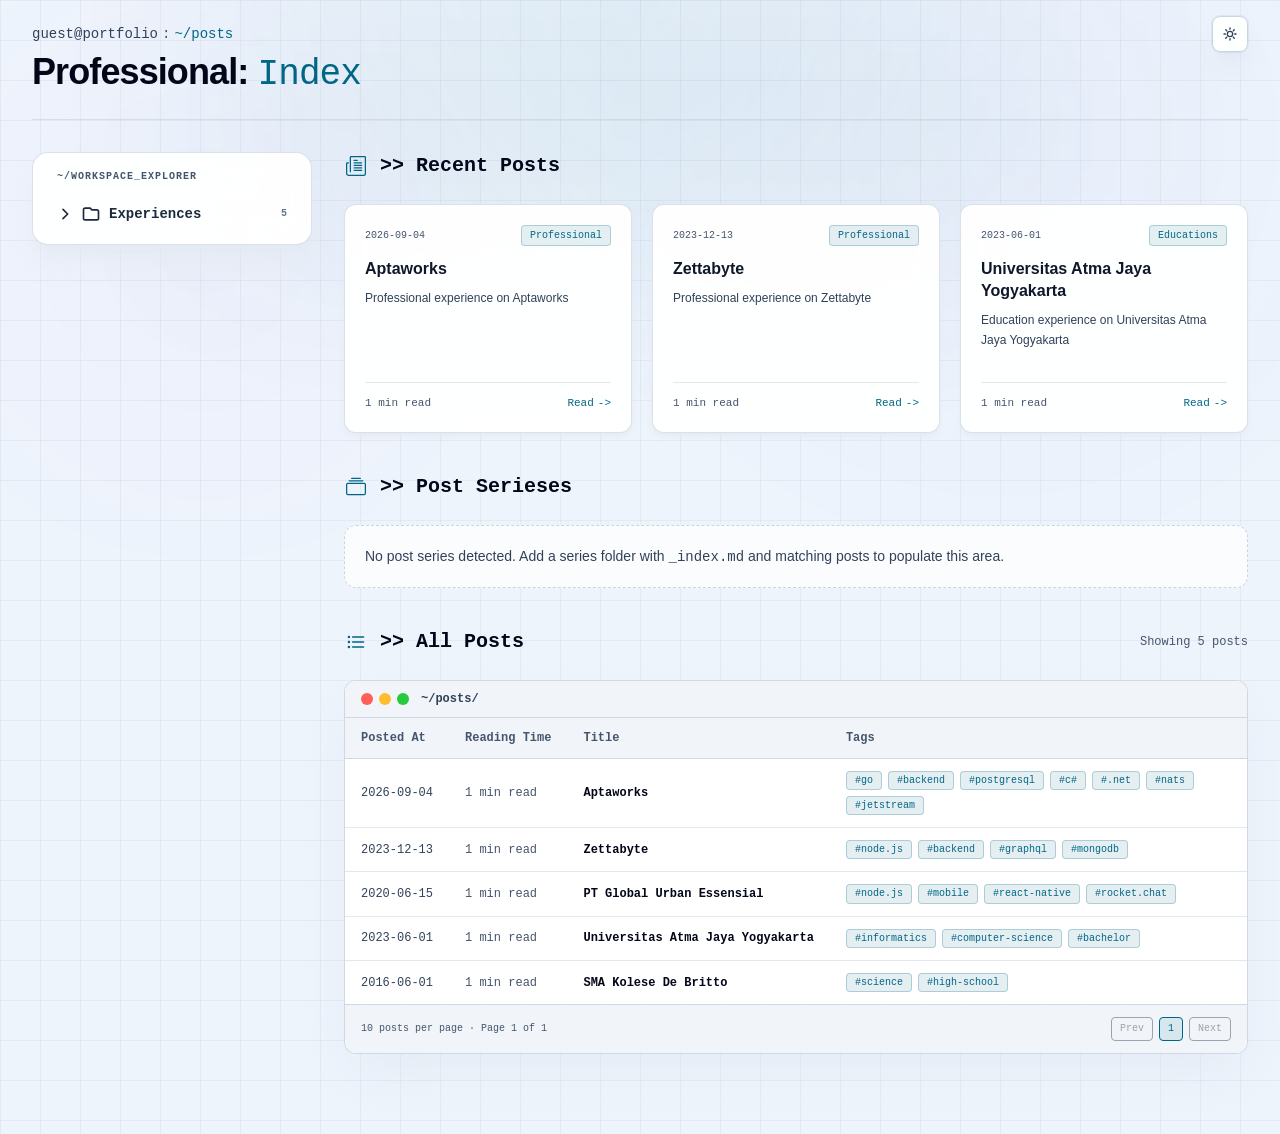
<file: posts/experiences/professional/index.html>
<!doctype html><html lang=en-us class=scroll-smooth x-data=themeToggle><head><meta charset=utf-8><meta name=viewport content="width=device-width,initial-scale=1"><meta name=color-scheme content="light dark"><title>Professional | Marcel Marihot Putra Aritonang - Portfolio</title><script src=/js/theme-scheme.728cc794b20914082a57bfe51ceb73a14cff2437c23c5c0ee3c2f0db88906d94.js integrity="sha256-cozHlLIJFAgqV7/lHOtzoUz/JDfCPFwO48Lw24iQbZQ=" crossorigin=anonymous></script><link rel=stylesheet href=/css/main.2c5a6d5ae3539f6c171481faf55f4d63f03523bd4842050160e7b8ee02a4a5a2.css integrity="sha256-LFptWuNTn2wXFIH69V9NY/A1I71IQgUBYOe47gKkpaI=" crossorigin=anonymous><script src=/js/main.c6369238c6f675a664e40ffee7bc32d8d721fcbf18c0433cfe91c0c1dea8f1d7.js integrity="sha256-xjaSOMb2daZk5A/+57wy2Nch/L8YwEM8/pHAwd6o8dc=" crossorigin=anonymous defer></script></head><body class="min-h-screen bg-background text-foreground"><a class=nerdy-skip-link href=#main-content>Skip to main content</a><div class="fixed right-4 top-4 z-[80] sm:right-6 lg:right-8"><button class="nerdy-icon-button shadow-xl shadow-slate-300/30 backdrop-blur-md ring-1 ring-slate-900/5 dark:shadow-black/30 dark:ring-white/10" type=button aria-label="Toggle theme" aria-pressed=false x-on:click=toggle() x-bind:aria-pressed=dark.toString() x-bind:aria-label="dark ? 'Switch to light mode' : 'Switch to dark mode'">
<span x-show=dark x-cloak><svg class="h-4 w-4" aria-hidden="true" fill="none" stroke="currentColor" viewBox="0 0 24 24" stroke-width="2"><path stroke-linecap="round" stroke-linejoin="round" d="M20.354 15.354A9 9 0 018.646 3.646 9.003 9.003.0 0012 21a9.003 9.003.0 008.354-5.646z"/></svg>
</span><span x-show=!dark x-cloak><svg class="h-4 w-4" aria-hidden="true" fill="none" stroke="currentColor" viewBox="0 0 24 24" stroke-width="2"><path stroke-linecap="round" stroke-linejoin="round" d="M12 3v2m0 14v2m9-9h-2M5 12H3m15.364-6.364L16.95 7.05m-9.9 9.9-1.414 1.414m12.728.0-1.414-1.414m-9.9-9.9L5.636 5.636M12 8a4 4 0 100 8 4 4 0 000-8z"/></svg></span></button></div><main id=main-content tabindex=-1 class=w-full><div class="nerdy-page-surface nerdy-page-surface--post"><div class=nerdy-ambient-bg></div><div class=nerdy-top-glow></div><div class="nerdy-container pt-6" x-data="{ expandedSubject: '', activeTopic: '', activeTopicLabel: '', activeSubjectLabel: '', currentPage: 1, init() { const topicID = decodeURIComponent(window.location.hash.replace(/^#/, '')); if (!topicID) return; const topicLink = Array.from(this.$root.querySelectorAll('[data-topic-id]')).find((link) => link.dataset.topicId === topicID); if (!topicLink) return; this.expandedSubject = topicLink.dataset.subjectId || ''; this.activeTopic = topicID; this.activeSubjectLabel = topicLink.dataset.subjectLabel || ''; this.activeTopicLabel = topicLink.dataset.topicLabel || ''; }, openSubject(id) { this.expandedSubject = this.expandedSubject === id ? '' : id }, selectTopic(topicID, subjectID, subjectLabel, topicLabel) { this.expandedSubject = subjectID; this.activeTopic = topicID; this.activeSubjectLabel = subjectLabel; this.activeTopicLabel = topicLabel; this.currentPage = 1 }, showAll() { this.activeTopic = ''; this.activeTopicLabel = ''; this.activeSubjectLabel = ''; this.currentPage = 1 } }"><header class="mb-8 border-b border-slate-300/70 pb-6 dark:border-slate-700"><div class=min-w-0><div class="mb-2 flex flex-wrap items-center gap-1 font-mono text-xs nerdy-muted-soft md:text-sm"><a class="nerdy-muted transition-colors hover:text-slate-950 hover:underline dark:hover:text-white" href=/>guest@portfolio</a><span>:</span><a class="text-accent-cyan transition-colors hover:underline" href=/posts/>~/posts</a><span x-show=activeTopic x-cloak>/</span><span class=text-accent-purple x-show=activeTopic x-text=activeSubjectLabel x-cloak></span><span x-show=activeTopic x-cloak>/</span><a class="text-accent-amber transition-colors hover:underline" x-show=activeTopic x-bind:href="'#' + activeTopic" x-text=activeTopicLabel x-cloak></a></div><h1 class="text-2xl font-bold tracking-tight text-slate-950 dark:text-white md:text-4xl">Professional: <span class="font-mono font-medium text-accent-cyan">Index</span></h1></div></header><div class="grid grid-cols-1 items-start gap-8 lg:grid-cols-12"><aside class="nerdy-sticky-sidebar lg:sticky lg:top-6 lg:col-span-3" x-data="{ workspaceOpen: false }"><div class=nerdy-sticky-sidebar-card><button class="mb-0 flex w-full items-center justify-between gap-3 px-2 font-mono text-[10px] font-bold uppercase tracking-widest nerdy-muted-soft transition-colors hover:text-slate-950 dark:hover:text-white lg:mb-4 lg:cursor-default lg:hover:text-inherit dark:lg:hover:text-inherit" type=button x-on:click="workspaceOpen = !workspaceOpen" x-bind:aria-expanded="(workspaceOpen || window.matchMedia('(min-width: 1024px)').matches).toString()" aria-controls=workspace-explorer-nav>
<span>~/WORKSPACE_EXPLORER</span>
<svg class="h-4 w-4 shrink-0 transition-transform lg:hidden" x-bind:class="workspaceOpen ? 'rotate-0' : '-rotate-90'" fill="none" stroke="currentColor" viewBox="0 0 24 24" stroke-width="2.5" aria-hidden="true"><path stroke-linecap="round" stroke-linejoin="round" d="M19 9l-7 7-7-7"/></svg></button><nav id=workspace-explorer-nav class="mt-4 space-y-4 lg:mt-0" x-bind:class="workspaceOpen ? 'block' : 'hidden lg:block'"><div><button class=post-sidebar-subject type=button aria-expanded=false aria-controls=workspace-subject-experiences x-on:click='openSubject("experiences")' x-bind:aria-expanded='expandedSubject === "experiences"'>
<svg class="post-sidebar-subject-chevron" fill="none" stroke="currentColor" viewBox="0 0 24 24" stroke-width="2.5" aria-hidden="true"><path stroke-linecap="round" stroke-linejoin="round" d="M19 9l-7 7-7-7"/></svg>
<svg class="h-5 w-5 shrink-0" aria-hidden="true" fill="none" stroke="currentColor" viewBox="0 0 24 24" stroke-width="2"><path stroke-linecap="round" stroke-linejoin="round" d="M3 7v10a2 2 0 002 2h14a2 2 0 002-2V9a2 2 0 00-2-2h-6l-2-2H5A2 2 0 003 7z"/></svg>
<span>Experiences</span>
<span class=post-sidebar-subject-count>5</span></button><div id=workspace-subject-experiences class="ml-4 mt-1 space-y-1 border-l border-slate-300/80 pl-3 dark:border-slate-700/60" x-show='expandedSubject === "experiences"' x-cloak><a class="flex w-full items-center gap-2.5 rounded-lg px-2 py-1.5 text-left font-mono text-xs transition-colors" href=#subject-experiences-topic-professional x-on:click='selectTopic("subject-experiences-topic-professional", "experiences", "Experiences", "Professional")' x-bind:class="activeTopic === &#34;subject-experiences-topic-professional&#34; ? 'bg-accent-amber/10 font-bold text-accent-amber' : 'text-slate-700 hover:bg-slate-100/90 hover:text-slate-950 dark:text-slate-400 dark:hover:bg-slate-800/50 dark:hover:text-white'" data-topic-id=subject-experiences-topic-professional data-subject-id=experiences data-subject-label=Experiences data-topic-label=Professional><span class="text-slate-400 dark:text-slate-600">├─</span>
<svg class="h-3.5 w-3.5 shrink-0 text-slate-500" aria-hidden="true" fill="none" stroke="currentColor" viewBox="0 0 24 24" stroke-width="2"><path stroke-linecap="round" stroke-linejoin="round" d="M19 20H5a2 2 0 01-2-2V6a2 2 0 012-2h10l6 6v10a2 2 0 01-2 2z"/><path stroke-linecap="round" stroke-linejoin="round" d="M14 4v6h6"/></svg>
<span>Professional</span>
<span class="ml-auto text-[10px] text-slate-400 dark:text-slate-600">3</span>
</a><a class="flex w-full items-center gap-2.5 rounded-lg px-2 py-1.5 text-left font-mono text-xs transition-colors" href=#subject-experiences-topic-educations x-on:click='selectTopic("subject-experiences-topic-educations", "experiences", "Experiences", "Educations")' x-bind:class="activeTopic === &#34;subject-experiences-topic-educations&#34; ? 'bg-accent-amber/10 font-bold text-accent-amber' : 'text-slate-700 hover:bg-slate-100/90 hover:text-slate-950 dark:text-slate-400 dark:hover:bg-slate-800/50 dark:hover:text-white'" data-topic-id=subject-experiences-topic-educations data-subject-id=experiences data-subject-label=Experiences data-topic-label=Educations><span class="text-slate-400 dark:text-slate-600">└─</span>
<svg class="h-3.5 w-3.5 shrink-0 text-slate-500" aria-hidden="true" fill="none" stroke="currentColor" viewBox="0 0 24 24" stroke-width="2"><path stroke-linecap="round" stroke-linejoin="round" d="M19 20H5a2 2 0 01-2-2V6a2 2 0 012-2h10l6 6v10a2 2 0 01-2 2z"/><path stroke-linecap="round" stroke-linejoin="round" d="M14 4v6h6"/></svg>
<span>Educations</span>
<span class="ml-auto text-[10px] text-slate-400 dark:text-slate-600">2</span></a></div></div></nav></div></aside><main class="flex flex-col gap-10 lg:col-span-9"><div class="flex flex-col gap-10" x-show=activeTopic x-cloak><div class="flex flex-col gap-10" x-show='activeTopic === "subject-experiences-topic-professional"' x-cloak><section><div class=nerdy-section-heading><span class="flex h-6 w-6 shrink-0 items-center justify-center text-accent-cyan" style=color:var(--accent-cyan)><svg class="h-5 w-5" aria-hidden="true" viewBox="0 0 32 32" fill="none"><g clip-path="url(#clip0_901_889)"><path d="M7 25V2.005S7 1 8 1H30S31 1.005 31 2.005v26S31 31 28 31H4S1 31.005 1 27.005v-15S1 11 2 11H4m9-4h5m-5 4H25M13 15H25M13 19H25M13 23H25" stroke="currentColor" stroke-width="2" stroke-linecap="round" stroke-linejoin="round"/></g><defs><clipPath id="clip0_901_889"><rect width="32" height="32" fill="#fff"/></clipPath></defs></svg></span><h2 class=nerdy-section-title>>> Recent Posts</h2></div><div class="grid grid-cols-1 gap-5 md:grid-cols-3"><a class="group nerdy-card nerdy-card-hover nerdy-card-accent-cyan relative flex min-h-52 flex-col justify-between overflow-hidden p-5" href=/posts/experiences/professional/aptaworks/><div><div class="mb-3 flex items-center justify-between gap-3"><time class="font-mono text-[10px] nerdy-muted-soft" datetime=2026-09-04>2026-09-04</time>
<span class="nerdy-chip nerdy-chip-cyan">Professional</span></div><h3 class="mb-2 text-base font-bold leading-snug nerdy-card-title nerdy-title-accent-cyan">Aptaworks</h3><p class="mb-4 line-clamp-3 text-xs leading-5 nerdy-muted">Professional experience on Aptaworks</p></div><div class="mt-4 flex items-center justify-between border-t border-slate-200 pt-3 font-mono text-[11px] dark:border-slate-700/50"><span class=nerdy-muted-soft>1 min read</span>
<span class="flex items-center gap-1 text-accent-cyan">Read <span class="transition-transform group-hover:translate-x-1">-></span></span></div></a><a class="group nerdy-card nerdy-card-hover nerdy-card-accent-cyan relative flex min-h-52 flex-col justify-between overflow-hidden p-5" href=/posts/experiences/professional/zettabyte/><div><div class="mb-3 flex items-center justify-between gap-3"><time class="font-mono text-[10px] nerdy-muted-soft" datetime=2023-12-13>2023-12-13</time>
<span class="nerdy-chip nerdy-chip-cyan">Professional</span></div><h3 class="mb-2 text-base font-bold leading-snug nerdy-card-title nerdy-title-accent-cyan">Zettabyte</h3><p class="mb-4 line-clamp-3 text-xs leading-5 nerdy-muted">Professional experience on Zettabyte</p></div><div class="mt-4 flex items-center justify-between border-t border-slate-200 pt-3 font-mono text-[11px] dark:border-slate-700/50"><span class=nerdy-muted-soft>1 min read</span>
<span class="flex items-center gap-1 text-accent-cyan">Read <span class="transition-transform group-hover:translate-x-1">-></span></span></div></a><a class="group nerdy-card nerdy-card-hover nerdy-card-accent-cyan relative flex min-h-52 flex-col justify-between overflow-hidden p-5" href=/posts/experiences/professional/pt-global-urban-essensial/><div><div class="mb-3 flex items-center justify-between gap-3"><time class="font-mono text-[10px] nerdy-muted-soft" datetime=2020-06-15>2020-06-15</time>
<span class="nerdy-chip nerdy-chip-cyan">Professional</span></div><h3 class="mb-2 text-base font-bold leading-snug nerdy-card-title nerdy-title-accent-cyan">PT Global Urban Essensial</h3><p class="mb-4 line-clamp-3 text-xs leading-5 nerdy-muted">Professional experience on PT Global Urban Essensial</p></div><div class="mt-4 flex items-center justify-between border-t border-slate-200 pt-3 font-mono text-[11px] dark:border-slate-700/50"><span class=nerdy-muted-soft>1 min read</span>
<span class="flex items-center gap-1 text-accent-cyan">Read <span class="transition-transform group-hover:translate-x-1">-></span></span></div></a></div></section><section><div class=nerdy-section-heading><span class="flex h-6 w-6 shrink-0 items-center justify-center text-accent-cyan" style=color:var(--accent-cyan)><svg class="h-5 w-5" aria-hidden="true" viewBox="0 0 16 16" fill="currentColor"><path d="M2.5 3.5a.5.5.0 010-1h11a.5.5.0 010 1h-11zm2-2a.5.5.0 010-1h7a.5.5.0 010 1h-7zM0 13a1.5 1.5.0 001.5 1.5h13A1.5 1.5.0 0016 13V6a1.5 1.5.0 00-1.5-1.5h-13A1.5 1.5.0 000 6v7zm1.5.5A.5.5.0 011 13V6a.5.5.0 01.5-.5h13a.5.5.0 01.5.5v7a.5.5.0 01-.5.5h-13z"/></svg></span><h2 class=nerdy-section-title>>> Post Serieses</h2></div><div class="grid grid-cols-1 gap-5 md:grid-cols-2"><div class="nerdy-card-dashed p-5 text-sm nerdy-muted md:col-span-2">No post series detected. Add a series folder with <code class=font-mono>_index.md</code> and matching posts to populate this area.</div></div></section><section><div class="mb-6 flex items-center justify-between gap-4"><div class="nerdy-section-heading mb-0"><span class="flex h-6 w-6 shrink-0 items-center justify-center text-accent-cyan" style=color:var(--accent-cyan)><svg class="h-5 w-5" aria-hidden="true" viewBox="0 0 24 24" fill="none"><path d="M8 6.00067 21 6.00139M8 12.0007 21 12.0015M8 18.0007 21 18.0015M3.5 6H3.51M3.5 12H3.51M3.5 18H3.51M4 6c0 .27614-.22386.5-.5.5S3 6.27614 3 6s.22386-.5.5-.5.5.22386.5.5zm0 6c0 .2761-.22386.5-.5.5S3 12.2761 3 12s.22386-.5.5-.5.5.2239.5.5zm0 6c0 .2761-.22386.5-.5.5S3 18.2761 3 18s.22386-.5.5-.5.5.2239.5.5z" stroke="currentColor" stroke-width="2" stroke-linecap="round" stroke-linejoin="round"/></svg></span><h2 class=nerdy-section-title>>> All Posts</h2></div><span class="font-mono text-xs nerdy-muted-soft">Showing 3 posts</span></div><div class=nerdy-window><div class=nerdy-window-bar><div class="flex min-w-0 items-center gap-3"><div class="flex shrink-0 gap-1.5"><div class="nerdy-window-dot bg-[#ff5f56]"></div><div class="nerdy-window-dot bg-[#ffbd2e]"></div><div class="nerdy-window-dot bg-[#27c93f]"></div></div><div class="truncate font-bold nerdy-muted">~/posts/Experiences/Professional/</div></div></div><div class=overflow-x-auto><table class="w-full min-w-[680px] whitespace-nowrap text-left"><thead><tr class="border-b border-slate-300/90 bg-slate-100/95 nerdy-muted-soft dark:border-slate-700/80 dark:bg-slate-900/40"><th class="px-4 py-3 font-semibold">Posted At</th><th class="px-4 py-3 font-semibold">Reading Time</th><th class="px-4 py-3 font-semibold">Title</th><th class="px-4 py-3 font-semibold">Tags</th></tr></thead><tbody class="divide-y divide-slate-200 text-slate-800 dark:divide-slate-700/40 dark:text-slate-300"><tr class="transition-colors hover:bg-slate-100/80 dark:hover:bg-slate-800/40" x-show="currentPage === 1"><td class="px-4 py-3 nerdy-muted">2026-09-04</td><td class="px-4 py-3 nerdy-muted-soft">1 min read</td><td class="px-4 py-3 font-bold"><a class="text-slate-950 transition-colors hover:text-accent-cyan hover:underline dark:text-white" href=/posts/experiences/professional/aptaworks/>Aptaworks</a></td><td class="px-4 py-3"><div class="flex flex-wrap gap-1.5"><span class="nerdy-chip nerdy-chip-cyan">#go</span>
<span class="nerdy-chip nerdy-chip-cyan">#backend</span>
<span class="nerdy-chip nerdy-chip-cyan">#postgresql</span>
<span class="nerdy-chip nerdy-chip-cyan">#c#</span>
<span class="nerdy-chip nerdy-chip-cyan">#.net</span>
<span class="nerdy-chip nerdy-chip-cyan">#nats</span>
<span class="nerdy-chip nerdy-chip-cyan">#jetstream</span></div></td></tr><tr class="transition-colors hover:bg-slate-100/80 dark:hover:bg-slate-800/40" x-show="currentPage === 1"><td class="px-4 py-3 nerdy-muted">2023-12-13</td><td class="px-4 py-3 nerdy-muted-soft">1 min read</td><td class="px-4 py-3 font-bold"><a class="text-slate-950 transition-colors hover:text-accent-cyan hover:underline dark:text-white" href=/posts/experiences/professional/zettabyte/>Zettabyte</a></td><td class="px-4 py-3"><div class="flex flex-wrap gap-1.5"><span class="nerdy-chip nerdy-chip-cyan">#node.js</span>
<span class="nerdy-chip nerdy-chip-cyan">#backend</span>
<span class="nerdy-chip nerdy-chip-cyan">#graphql</span>
<span class="nerdy-chip nerdy-chip-cyan">#mongodb</span></div></td></tr><tr class="transition-colors hover:bg-slate-100/80 dark:hover:bg-slate-800/40" x-show="currentPage === 1"><td class="px-4 py-3 nerdy-muted">2020-06-15</td><td class="px-4 py-3 nerdy-muted-soft">1 min read</td><td class="px-4 py-3 font-bold"><a class="text-slate-950 transition-colors hover:text-accent-cyan hover:underline dark:text-white" href=/posts/experiences/professional/pt-global-urban-essensial/>PT Global Urban Essensial</a></td><td class="px-4 py-3"><div class="flex flex-wrap gap-1.5"><span class="nerdy-chip nerdy-chip-cyan">#node.js</span>
<span class="nerdy-chip nerdy-chip-cyan">#mobile</span>
<span class="nerdy-chip nerdy-chip-cyan">#react-native</span>
<span class="nerdy-chip nerdy-chip-cyan">#rocket.chat</span></div></td></tr></tbody></table></div><div class="flex flex-wrap items-center justify-between gap-3 border-t border-slate-300/90 bg-slate-100/95 px-4 py-3 dark:border-slate-700/80 dark:bg-slate-900/40"><span class="text-[10px] nerdy-muted-soft">10 posts per page · Page <span x-text=currentPage></span> of 1</span><div class="flex flex-wrap gap-1.5"><button class="rounded border px-2 py-1 text-[10px] transition-colors disabled:cursor-not-allowed disabled:opacity-40" type=button x-on:click="currentPage = Math.max(1, currentPage - 1)" x-bind:disabled="currentPage === 1">Prev</button>
<button class="rounded border px-2 py-1 text-[10px] transition-colors" type=button x-on:click="currentPage = 1" x-bind:class="currentPage === 1 ? 'border-accent-cyan bg-accent-cyan/10 text-accent-cyan' : 'border-slate-300 text-slate-600 hover:text-slate-950 dark:border-slate-700 dark:hover:text-white'">1</button>
<button class="rounded border px-2 py-1 text-[10px] transition-colors disabled:cursor-not-allowed disabled:opacity-40" type=button x-on:click="currentPage = Math.min(1, currentPage + 1)" x-bind:disabled="currentPage === 1">Next</button></div></div></div></section></div><div class="flex flex-col gap-10" x-show='activeTopic === "subject-experiences-topic-educations"' x-cloak><section><div class=nerdy-section-heading><span class="flex h-6 w-6 shrink-0 items-center justify-center text-accent-cyan" style=color:var(--accent-cyan)><svg class="h-5 w-5" aria-hidden="true" viewBox="0 0 32 32" fill="none"><g clip-path="url(#clip0_901_889)"><path d="M7 25V2.005S7 1 8 1H30S31 1.005 31 2.005v26S31 31 28 31H4S1 31.005 1 27.005v-15S1 11 2 11H4m9-4h5m-5 4H25M13 15H25M13 19H25M13 23H25" stroke="currentColor" stroke-width="2" stroke-linecap="round" stroke-linejoin="round"/></g><defs><clipPath id="clip0_901_889"><rect width="32" height="32" fill="#fff"/></clipPath></defs></svg></span><h2 class=nerdy-section-title>>> Recent Posts</h2></div><div class="grid grid-cols-1 gap-5 md:grid-cols-3"><a class="group nerdy-card nerdy-card-hover nerdy-card-accent-cyan relative flex min-h-52 flex-col justify-between overflow-hidden p-5" href=/posts/experiences/educations/universitas-atma-jaya-yogyakarta/><div><div class="mb-3 flex items-center justify-between gap-3"><time class="font-mono text-[10px] nerdy-muted-soft" datetime=2023-06-01>2023-06-01</time>
<span class="nerdy-chip nerdy-chip-cyan">Educations</span></div><h3 class="mb-2 text-base font-bold leading-snug nerdy-card-title nerdy-title-accent-cyan">Universitas Atma Jaya Yogyakarta</h3><p class="mb-4 line-clamp-3 text-xs leading-5 nerdy-muted">Education experience on Universitas Atma Jaya Yogyakarta</p></div><div class="mt-4 flex items-center justify-between border-t border-slate-200 pt-3 font-mono text-[11px] dark:border-slate-700/50"><span class=nerdy-muted-soft>1 min read</span>
<span class="flex items-center gap-1 text-accent-cyan">Read <span class="transition-transform group-hover:translate-x-1">-></span></span></div></a><a class="group nerdy-card nerdy-card-hover nerdy-card-accent-cyan relative flex min-h-52 flex-col justify-between overflow-hidden p-5" href=/posts/experiences/educations/sma-kolese-de-britto/><div><div class="mb-3 flex items-center justify-between gap-3"><time class="font-mono text-[10px] nerdy-muted-soft" datetime=2016-06-01>2016-06-01</time>
<span class="nerdy-chip nerdy-chip-cyan">Educations</span></div><h3 class="mb-2 text-base font-bold leading-snug nerdy-card-title nerdy-title-accent-cyan">SMA Kolese De Britto</h3><p class="mb-4 line-clamp-3 text-xs leading-5 nerdy-muted">Education experience on SMA Kolese De Britto</p></div><div class="mt-4 flex items-center justify-between border-t border-slate-200 pt-3 font-mono text-[11px] dark:border-slate-700/50"><span class=nerdy-muted-soft>1 min read</span>
<span class="flex items-center gap-1 text-accent-cyan">Read <span class="transition-transform group-hover:translate-x-1">-></span></span></div></a></div></section><section><div class=nerdy-section-heading><span class="flex h-6 w-6 shrink-0 items-center justify-center text-accent-cyan" style=color:var(--accent-cyan)><svg class="h-5 w-5" aria-hidden="true" viewBox="0 0 16 16" fill="currentColor"><path d="M2.5 3.5a.5.5.0 010-1h11a.5.5.0 010 1h-11zm2-2a.5.5.0 010-1h7a.5.5.0 010 1h-7zM0 13a1.5 1.5.0 001.5 1.5h13A1.5 1.5.0 0016 13V6a1.5 1.5.0 00-1.5-1.5h-13A1.5 1.5.0 000 6v7zm1.5.5A.5.5.0 011 13V6a.5.5.0 01.5-.5h13a.5.5.0 01.5.5v7a.5.5.0 01-.5.5h-13z"/></svg></span><h2 class=nerdy-section-title>>> Post Serieses</h2></div><div class="grid grid-cols-1 gap-5 md:grid-cols-2"><div class="nerdy-card-dashed p-5 text-sm nerdy-muted md:col-span-2">No post series detected. Add a series folder with <code class=font-mono>_index.md</code> and matching posts to populate this area.</div></div></section><section><div class="mb-6 flex items-center justify-between gap-4"><div class="nerdy-section-heading mb-0"><span class="flex h-6 w-6 shrink-0 items-center justify-center text-accent-cyan" style=color:var(--accent-cyan)><svg class="h-5 w-5" aria-hidden="true" viewBox="0 0 24 24" fill="none"><path d="M8 6.00067 21 6.00139M8 12.0007 21 12.0015M8 18.0007 21 18.0015M3.5 6H3.51M3.5 12H3.51M3.5 18H3.51M4 6c0 .27614-.22386.5-.5.5S3 6.27614 3 6s.22386-.5.5-.5.5.22386.5.5zm0 6c0 .2761-.22386.5-.5.5S3 12.2761 3 12s.22386-.5.5-.5.5.2239.5.5zm0 6c0 .2761-.22386.5-.5.5S3 18.2761 3 18s.22386-.5.5-.5.5.2239.5.5z" stroke="currentColor" stroke-width="2" stroke-linecap="round" stroke-linejoin="round"/></svg></span><h2 class=nerdy-section-title>>> All Posts</h2></div><span class="font-mono text-xs nerdy-muted-soft">Showing 2 posts</span></div><div class=nerdy-window><div class=nerdy-window-bar><div class="flex min-w-0 items-center gap-3"><div class="flex shrink-0 gap-1.5"><div class="nerdy-window-dot bg-[#ff5f56]"></div><div class="nerdy-window-dot bg-[#ffbd2e]"></div><div class="nerdy-window-dot bg-[#27c93f]"></div></div><div class="truncate font-bold nerdy-muted">~/posts/Experiences/Educations/</div></div></div><div class=overflow-x-auto><table class="w-full min-w-[680px] whitespace-nowrap text-left"><thead><tr class="border-b border-slate-300/90 bg-slate-100/95 nerdy-muted-soft dark:border-slate-700/80 dark:bg-slate-900/40"><th class="px-4 py-3 font-semibold">Posted At</th><th class="px-4 py-3 font-semibold">Reading Time</th><th class="px-4 py-3 font-semibold">Title</th><th class="px-4 py-3 font-semibold">Tags</th></tr></thead><tbody class="divide-y divide-slate-200 text-slate-800 dark:divide-slate-700/40 dark:text-slate-300"><tr class="transition-colors hover:bg-slate-100/80 dark:hover:bg-slate-800/40" x-show="currentPage === 1"><td class="px-4 py-3 nerdy-muted">2023-06-01</td><td class="px-4 py-3 nerdy-muted-soft">1 min read</td><td class="px-4 py-3 font-bold"><a class="text-slate-950 transition-colors hover:text-accent-cyan hover:underline dark:text-white" href=/posts/experiences/educations/universitas-atma-jaya-yogyakarta/>Universitas Atma Jaya Yogyakarta</a></td><td class="px-4 py-3"><div class="flex flex-wrap gap-1.5"><span class="nerdy-chip nerdy-chip-cyan">#informatics</span>
<span class="nerdy-chip nerdy-chip-cyan">#computer-science</span>
<span class="nerdy-chip nerdy-chip-cyan">#bachelor</span></div></td></tr><tr class="transition-colors hover:bg-slate-100/80 dark:hover:bg-slate-800/40" x-show="currentPage === 1"><td class="px-4 py-3 nerdy-muted">2016-06-01</td><td class="px-4 py-3 nerdy-muted-soft">1 min read</td><td class="px-4 py-3 font-bold"><a class="text-slate-950 transition-colors hover:text-accent-cyan hover:underline dark:text-white" href=/posts/experiences/educations/sma-kolese-de-britto/>SMA Kolese De Britto</a></td><td class="px-4 py-3"><div class="flex flex-wrap gap-1.5"><span class="nerdy-chip nerdy-chip-cyan">#science</span>
<span class="nerdy-chip nerdy-chip-cyan">#high-school</span></div></td></tr></tbody></table></div><div class="flex flex-wrap items-center justify-between gap-3 border-t border-slate-300/90 bg-slate-100/95 px-4 py-3 dark:border-slate-700/80 dark:bg-slate-900/40"><span class="text-[10px] nerdy-muted-soft">10 posts per page · Page <span x-text=currentPage></span> of 1</span><div class="flex flex-wrap gap-1.5"><button class="rounded border px-2 py-1 text-[10px] transition-colors disabled:cursor-not-allowed disabled:opacity-40" type=button x-on:click="currentPage = Math.max(1, currentPage - 1)" x-bind:disabled="currentPage === 1">Prev</button>
<button class="rounded border px-2 py-1 text-[10px] transition-colors" type=button x-on:click="currentPage = 1" x-bind:class="currentPage === 1 ? 'border-accent-cyan bg-accent-cyan/10 text-accent-cyan' : 'border-slate-300 text-slate-600 hover:text-slate-950 dark:border-slate-700 dark:hover:text-white'">1</button>
<button class="rounded border px-2 py-1 text-[10px] transition-colors disabled:cursor-not-allowed disabled:opacity-40" type=button x-on:click="currentPage = Math.min(1, currentPage + 1)" x-bind:disabled="currentPage === 1">Next</button></div></div></div></section></div></div><div class="flex flex-col gap-10" x-show=!activeTopic><section><div class=nerdy-section-heading><span class="flex h-6 w-6 shrink-0 items-center justify-center text-accent-cyan" style=color:var(--accent-cyan)><svg class="h-5 w-5" aria-hidden="true" viewBox="0 0 32 32" fill="none"><g clip-path="url(#clip0_901_889)"><path d="M7 25V2.005S7 1 8 1H30S31 1.005 31 2.005v26S31 31 28 31H4S1 31.005 1 27.005v-15S1 11 2 11H4m9-4h5m-5 4H25M13 15H25M13 19H25M13 23H25" stroke="currentColor" stroke-width="2" stroke-linecap="round" stroke-linejoin="round"/></g><defs><clipPath id="clip0_901_889"><rect width="32" height="32" fill="#fff"/></clipPath></defs></svg></span><h2 class=nerdy-section-title>>> Recent Posts</h2></div><div class="grid grid-cols-1 gap-5 md:grid-cols-3"><a class="group nerdy-card nerdy-card-hover nerdy-card-accent-cyan relative flex min-h-52 flex-col justify-between overflow-hidden p-5" href=/posts/experiences/professional/aptaworks/><div><div class="mb-3 flex items-center justify-between gap-3"><time class="font-mono text-[10px] nerdy-muted-soft" datetime=2026-09-04>2026-09-04</time>
<span class="nerdy-chip nerdy-chip-cyan">Professional</span></div><h3 class="mb-2 text-base font-bold leading-snug nerdy-card-title nerdy-title-accent-cyan">Aptaworks</h3><p class="mb-4 line-clamp-3 text-xs leading-5 nerdy-muted">Professional experience on Aptaworks</p></div><div class="mt-4 flex items-center justify-between border-t border-slate-200 pt-3 font-mono text-[11px] dark:border-slate-700/50"><span class=nerdy-muted-soft>1 min read</span>
<span class="flex items-center gap-1 text-accent-cyan">Read <span class="transition-transform group-hover:translate-x-1">-></span></span></div></a><a class="group nerdy-card nerdy-card-hover nerdy-card-accent-cyan relative flex min-h-52 flex-col justify-between overflow-hidden p-5" href=/posts/experiences/professional/zettabyte/><div><div class="mb-3 flex items-center justify-between gap-3"><time class="font-mono text-[10px] nerdy-muted-soft" datetime=2023-12-13>2023-12-13</time>
<span class="nerdy-chip nerdy-chip-cyan">Professional</span></div><h3 class="mb-2 text-base font-bold leading-snug nerdy-card-title nerdy-title-accent-cyan">Zettabyte</h3><p class="mb-4 line-clamp-3 text-xs leading-5 nerdy-muted">Professional experience on Zettabyte</p></div><div class="mt-4 flex items-center justify-between border-t border-slate-200 pt-3 font-mono text-[11px] dark:border-slate-700/50"><span class=nerdy-muted-soft>1 min read</span>
<span class="flex items-center gap-1 text-accent-cyan">Read <span class="transition-transform group-hover:translate-x-1">-></span></span></div></a><a class="group nerdy-card nerdy-card-hover nerdy-card-accent-cyan relative flex min-h-52 flex-col justify-between overflow-hidden p-5" href=/posts/experiences/educations/universitas-atma-jaya-yogyakarta/><div><div class="mb-3 flex items-center justify-between gap-3"><time class="font-mono text-[10px] nerdy-muted-soft" datetime=2023-06-01>2023-06-01</time>
<span class="nerdy-chip nerdy-chip-cyan">Educations</span></div><h3 class="mb-2 text-base font-bold leading-snug nerdy-card-title nerdy-title-accent-cyan">Universitas Atma Jaya Yogyakarta</h3><p class="mb-4 line-clamp-3 text-xs leading-5 nerdy-muted">Education experience on Universitas Atma Jaya Yogyakarta</p></div><div class="mt-4 flex items-center justify-between border-t border-slate-200 pt-3 font-mono text-[11px] dark:border-slate-700/50"><span class=nerdy-muted-soft>1 min read</span>
<span class="flex items-center gap-1 text-accent-cyan">Read <span class="transition-transform group-hover:translate-x-1">-></span></span></div></a></div></section><section><div class=nerdy-section-heading><span class="flex h-6 w-6 shrink-0 items-center justify-center text-accent-cyan" style=color:var(--accent-cyan)><svg class="h-5 w-5" aria-hidden="true" viewBox="0 0 16 16" fill="currentColor"><path d="M2.5 3.5a.5.5.0 010-1h11a.5.5.0 010 1h-11zm2-2a.5.5.0 010-1h7a.5.5.0 010 1h-7zM0 13a1.5 1.5.0 001.5 1.5h13A1.5 1.5.0 0016 13V6a1.5 1.5.0 00-1.5-1.5h-13A1.5 1.5.0 000 6v7zm1.5.5A.5.5.0 011 13V6a.5.5.0 01.5-.5h13a.5.5.0 01.5.5v7a.5.5.0 01-.5.5h-13z"/></svg></span><h2 class=nerdy-section-title>>> Post Serieses</h2></div><div class="grid grid-cols-1 gap-5 md:grid-cols-2"><div class="nerdy-card-dashed p-5 text-sm nerdy-muted md:col-span-2">No post series detected. Add a series folder with <code class=font-mono>_index.md</code> and matching posts to populate this area.</div></div></section><section><div class="mb-6 flex items-center justify-between gap-4"><div class="nerdy-section-heading mb-0"><span class="flex h-6 w-6 shrink-0 items-center justify-center text-accent-cyan" style=color:var(--accent-cyan)><svg class="h-5 w-5" aria-hidden="true" viewBox="0 0 24 24" fill="none"><path d="M8 6.00067 21 6.00139M8 12.0007 21 12.0015M8 18.0007 21 18.0015M3.5 6H3.51M3.5 12H3.51M3.5 18H3.51M4 6c0 .27614-.22386.5-.5.5S3 6.27614 3 6s.22386-.5.5-.5.5.22386.5.5zm0 6c0 .2761-.22386.5-.5.5S3 12.2761 3 12s.22386-.5.5-.5.5.2239.5.5zm0 6c0 .2761-.22386.5-.5.5S3 18.2761 3 18s.22386-.5.5-.5.5.2239.5.5z" stroke="currentColor" stroke-width="2" stroke-linecap="round" stroke-linejoin="round"/></svg></span><h2 class=nerdy-section-title>>> All Posts</h2></div><span class="font-mono text-xs nerdy-muted-soft">Showing 5 posts</span></div><div class=nerdy-window><div class=nerdy-window-bar><div class="flex min-w-0 items-center gap-3"><div class="flex shrink-0 gap-1.5"><div class="nerdy-window-dot bg-[#ff5f56]"></div><div class="nerdy-window-dot bg-[#ffbd2e]"></div><div class="nerdy-window-dot bg-[#27c93f]"></div></div><div class="truncate font-bold nerdy-muted">~/posts/</div></div></div><div class=overflow-x-auto><table class="w-full min-w-[680px] whitespace-nowrap text-left"><thead><tr class="border-b border-slate-300/90 bg-slate-100/95 nerdy-muted-soft dark:border-slate-700/80 dark:bg-slate-900/40"><th class="px-4 py-3 font-semibold">Posted At</th><th class="px-4 py-3 font-semibold">Reading Time</th><th class="px-4 py-3 font-semibold">Title</th><th class="px-4 py-3 font-semibold">Tags</th></tr></thead><tbody class="divide-y divide-slate-200 text-slate-800 dark:divide-slate-700/40 dark:text-slate-300"><tr class="transition-colors hover:bg-slate-100/80 dark:hover:bg-slate-800/40" x-show="currentPage === 1"><td class="px-4 py-3 nerdy-muted">2026-09-04</td><td class="px-4 py-3 nerdy-muted-soft">1 min read</td><td class="px-4 py-3 font-bold"><a class="text-slate-950 transition-colors hover:text-accent-cyan hover:underline dark:text-white" href=/posts/experiences/professional/aptaworks/>Aptaworks</a></td><td class="px-4 py-3"><div class="flex flex-wrap gap-1.5"><span class="nerdy-chip nerdy-chip-cyan">#go</span>
<span class="nerdy-chip nerdy-chip-cyan">#backend</span>
<span class="nerdy-chip nerdy-chip-cyan">#postgresql</span>
<span class="nerdy-chip nerdy-chip-cyan">#c#</span>
<span class="nerdy-chip nerdy-chip-cyan">#.net</span>
<span class="nerdy-chip nerdy-chip-cyan">#nats</span>
<span class="nerdy-chip nerdy-chip-cyan">#jetstream</span></div></td></tr><tr class="transition-colors hover:bg-slate-100/80 dark:hover:bg-slate-800/40" x-show="currentPage === 1"><td class="px-4 py-3 nerdy-muted">2023-12-13</td><td class="px-4 py-3 nerdy-muted-soft">1 min read</td><td class="px-4 py-3 font-bold"><a class="text-slate-950 transition-colors hover:text-accent-cyan hover:underline dark:text-white" href=/posts/experiences/professional/zettabyte/>Zettabyte</a></td><td class="px-4 py-3"><div class="flex flex-wrap gap-1.5"><span class="nerdy-chip nerdy-chip-cyan">#node.js</span>
<span class="nerdy-chip nerdy-chip-cyan">#backend</span>
<span class="nerdy-chip nerdy-chip-cyan">#graphql</span>
<span class="nerdy-chip nerdy-chip-cyan">#mongodb</span></div></td></tr><tr class="transition-colors hover:bg-slate-100/80 dark:hover:bg-slate-800/40" x-show="currentPage === 1"><td class="px-4 py-3 nerdy-muted">2020-06-15</td><td class="px-4 py-3 nerdy-muted-soft">1 min read</td><td class="px-4 py-3 font-bold"><a class="text-slate-950 transition-colors hover:text-accent-cyan hover:underline dark:text-white" href=/posts/experiences/professional/pt-global-urban-essensial/>PT Global Urban Essensial</a></td><td class="px-4 py-3"><div class="flex flex-wrap gap-1.5"><span class="nerdy-chip nerdy-chip-cyan">#node.js</span>
<span class="nerdy-chip nerdy-chip-cyan">#mobile</span>
<span class="nerdy-chip nerdy-chip-cyan">#react-native</span>
<span class="nerdy-chip nerdy-chip-cyan">#rocket.chat</span></div></td></tr><tr class="transition-colors hover:bg-slate-100/80 dark:hover:bg-slate-800/40" x-show="currentPage === 1"><td class="px-4 py-3 nerdy-muted">2023-06-01</td><td class="px-4 py-3 nerdy-muted-soft">1 min read</td><td class="px-4 py-3 font-bold"><a class="text-slate-950 transition-colors hover:text-accent-cyan hover:underline dark:text-white" href=/posts/experiences/educations/universitas-atma-jaya-yogyakarta/>Universitas Atma Jaya Yogyakarta</a></td><td class="px-4 py-3"><div class="flex flex-wrap gap-1.5"><span class="nerdy-chip nerdy-chip-cyan">#informatics</span>
<span class="nerdy-chip nerdy-chip-cyan">#computer-science</span>
<span class="nerdy-chip nerdy-chip-cyan">#bachelor</span></div></td></tr><tr class="transition-colors hover:bg-slate-100/80 dark:hover:bg-slate-800/40" x-show="currentPage === 1"><td class="px-4 py-3 nerdy-muted">2016-06-01</td><td class="px-4 py-3 nerdy-muted-soft">1 min read</td><td class="px-4 py-3 font-bold"><a class="text-slate-950 transition-colors hover:text-accent-cyan hover:underline dark:text-white" href=/posts/experiences/educations/sma-kolese-de-britto/>SMA Kolese De Britto</a></td><td class="px-4 py-3"><div class="flex flex-wrap gap-1.5"><span class="nerdy-chip nerdy-chip-cyan">#science</span>
<span class="nerdy-chip nerdy-chip-cyan">#high-school</span></div></td></tr></tbody></table></div><div class="flex flex-wrap items-center justify-between gap-3 border-t border-slate-300/90 bg-slate-100/95 px-4 py-3 dark:border-slate-700/80 dark:bg-slate-900/40"><span class="text-[10px] nerdy-muted-soft">10 posts per page · Page <span x-text=currentPage></span> of 1</span><div class="flex flex-wrap gap-1.5"><button class="rounded border px-2 py-1 text-[10px] transition-colors disabled:cursor-not-allowed disabled:opacity-40" type=button x-on:click="currentPage = Math.max(1, currentPage - 1)" x-bind:disabled="currentPage === 1">Prev</button>
<button class="rounded border px-2 py-1 text-[10px] transition-colors" type=button x-on:click="currentPage = 1" x-bind:class="currentPage === 1 ? 'border-accent-cyan bg-accent-cyan/10 text-accent-cyan' : 'border-slate-300 text-slate-600 hover:text-slate-950 dark:border-slate-700 dark:hover:text-white'">1</button>
<button class="rounded border px-2 py-1 text-[10px] transition-colors disabled:cursor-not-allowed disabled:opacity-40" type=button x-on:click="currentPage = Math.min(1, currentPage + 1)" x-bind:disabled="currentPage === 1">Next</button></div></div></div></section></div></main></div></div></div></main></body></html>
</file>
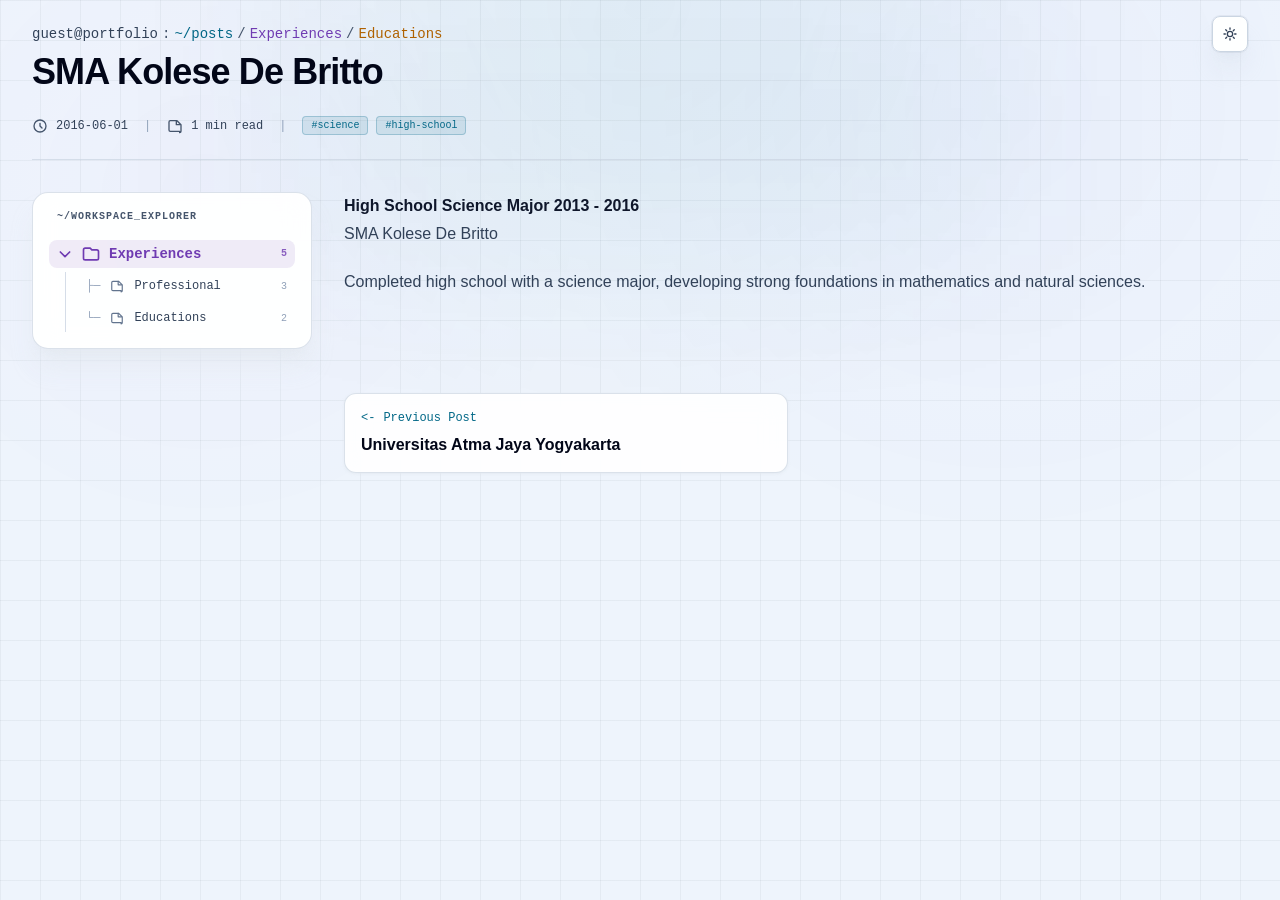
<file: posts/experiences/educations/sma-kolese-de-britto/index.html>
<!doctype html><html lang=en-us class=scroll-smooth x-data=themeToggle><head><meta charset=utf-8><meta name=viewport content="width=device-width,initial-scale=1"><meta name=color-scheme content="light dark"><title>SMA Kolese De Britto | Marcel Marihot Putra Aritonang - Portfolio</title><script src=/js/theme-scheme.728cc794b20914082a57bfe51ceb73a14cff2437c23c5c0ee3c2f0db88906d94.js integrity="sha256-cozHlLIJFAgqV7/lHOtzoUz/JDfCPFwO48Lw24iQbZQ=" crossorigin=anonymous></script><link rel=stylesheet href=/css/main.2c5a6d5ae3539f6c171481faf55f4d63f03523bd4842050160e7b8ee02a4a5a2.css integrity="sha256-LFptWuNTn2wXFIH69V9NY/A1I71IQgUBYOe47gKkpaI=" crossorigin=anonymous><script src=/js/main.c6369238c6f675a664e40ffee7bc32d8d721fcbf18c0433cfe91c0c1dea8f1d7.js integrity="sha256-xjaSOMb2daZk5A/+57wy2Nch/L8YwEM8/pHAwd6o8dc=" crossorigin=anonymous defer></script></head><body class="min-h-screen bg-background text-foreground"><a class=nerdy-skip-link href=#main-content>Skip to main content</a><div class="fixed right-4 top-4 z-[80] sm:right-6 lg:right-8"><button class="nerdy-icon-button shadow-xl shadow-slate-300/30 backdrop-blur-md ring-1 ring-slate-900/5 dark:shadow-black/30 dark:ring-white/10" type=button aria-label="Toggle theme" aria-pressed=false x-on:click=toggle() x-bind:aria-pressed=dark.toString() x-bind:aria-label="dark ? 'Switch to light mode' : 'Switch to dark mode'">
<span x-show=dark x-cloak><svg class="h-4 w-4" aria-hidden="true" fill="none" stroke="currentColor" viewBox="0 0 24 24" stroke-width="2"><path stroke-linecap="round" stroke-linejoin="round" d="M20.354 15.354A9 9 0 018.646 3.646 9.003 9.003.0 0012 21a9.003 9.003.0 008.354-5.646z"/></svg>
</span><span x-show=!dark x-cloak><svg class="h-4 w-4" aria-hidden="true" fill="none" stroke="currentColor" viewBox="0 0 24 24" stroke-width="2"><path stroke-linecap="round" stroke-linejoin="round" d="M12 3v2m0 14v2m9-9h-2M5 12H3m15.364-6.364L16.95 7.05m-9.9 9.9-1.414 1.414m12.728.0-1.414-1.414m-9.9-9.9L5.636 5.636M12 8a4 4 0 100 8 4 4 0 000-8z"/></svg></span></button></div><main id=main-content tabindex=-1 class=w-full><div class="nerdy-page-surface nerdy-page-surface--post"><div class=nerdy-ambient-bg></div><div class="nerdy-top-glow max-w-3xl"></div><div class="nerdy-container pt-6"><header class="mb-8 border-b border-slate-300/70 pb-6 dark:border-slate-700"><div class=min-w-0><div class="mb-2 flex flex-wrap items-center gap-1 font-mono text-xs nerdy-muted-soft md:text-sm"><a class="nerdy-muted transition-colors hover:text-slate-950 hover:underline dark:hover:text-white" href=/>guest@portfolio</a><span>:</span><a class="text-accent-cyan transition-colors hover:underline" href=/posts/>~/posts</a><span>/</span><span class=text-accent-purple>Experiences</span><span>/</span><a class="text-accent-amber transition-colors hover:underline" href=/posts/#subject-experiences-topic-educations>Educations</a></div><h1 class="text-2xl font-bold tracking-tight text-slate-950 dark:text-white md:text-4xl">SMA Kolese De Britto</h1><div class="mt-6 flex flex-wrap items-center gap-x-4 gap-y-2 font-mono text-xs nerdy-muted"><div class="flex items-center gap-2"><svg class="h-4 w-4 text-slate-600 dark:text-slate-500" aria-hidden="true" fill="none" stroke="currentColor" viewBox="0 0 24 24" stroke-width="2"><path stroke-linecap="round" stroke-linejoin="round" d="M12 8v4l3 3m6-3A9 9 0 113 12a9 9 0 0118 0z"/></svg>
<time datetime=2016-06-01>2016-06-01</time></div><span class="hidden text-slate-400 dark:text-slate-600 md:block">|</span><div class="flex items-center gap-2"><svg class="h-4 w-4 text-slate-600 dark:text-slate-500" aria-hidden="true" fill="none" stroke="currentColor" viewBox="0 0 24 24" stroke-width="2"><path stroke-linecap="round" stroke-linejoin="round" d="M19 20H5a2 2 0 01-2-2V6a2 2 0 012-2h10l6 6v10a2 2 0 01-2 2z"/><path stroke-linecap="round" stroke-linejoin="round" d="M14 4v6h6"/></svg>
<span>1 min read</span></div><span class="hidden text-slate-400 dark:text-slate-600 md:block">|</span><div class="flex flex-wrap gap-2"><span class="nerdy-chip nerdy-chip-cyan">#science</span>
<span class="nerdy-chip nerdy-chip-cyan">#high-school</span></div></div></div></header></div><div class="nerdy-container grid grid-cols-1 items-start gap-8 lg:grid-cols-12" x-data="{ expandedSubject: &#34;experiences&#34;, openSubject(id) { this.expandedSubject = this.expandedSubject === id ? '' : id } }"><aside class="nerdy-sticky-sidebar lg:sticky lg:top-6 lg:col-span-3" x-data="{ workspaceOpen: false }"><div class=nerdy-sticky-sidebar-card><button class="mb-0 flex w-full items-center justify-between gap-3 px-2 font-mono text-[10px] font-bold uppercase tracking-widest nerdy-muted-soft transition-colors hover:text-slate-950 dark:hover:text-white lg:mb-4 lg:cursor-default lg:hover:text-inherit dark:lg:hover:text-inherit" type=button x-on:click="workspaceOpen = !workspaceOpen" x-bind:aria-expanded="(workspaceOpen || window.matchMedia('(min-width: 1024px)').matches).toString()" aria-controls=workspace-explorer-nav>
<span>~/WORKSPACE_EXPLORER</span>
<svg class="h-4 w-4 shrink-0 transition-transform lg:hidden" x-bind:class="workspaceOpen ? 'rotate-0' : '-rotate-90'" fill="none" stroke="currentColor" viewBox="0 0 24 24" stroke-width="2.5" aria-hidden="true"><path stroke-linecap="round" stroke-linejoin="round" d="M19 9l-7 7-7-7"/></svg></button><nav id=workspace-explorer-nav class="mt-4 space-y-4 lg:mt-0" x-bind:class="workspaceOpen ? 'block' : 'hidden lg:block'"><div><button class=post-sidebar-subject type=button aria-expanded=true aria-controls=workspace-subject-experiences x-on:click='openSubject("experiences")' x-bind:aria-expanded='expandedSubject === "experiences"'>
<svg class="post-sidebar-subject-chevron" fill="none" stroke="currentColor" viewBox="0 0 24 24" stroke-width="2.5" aria-hidden="true"><path stroke-linecap="round" stroke-linejoin="round" d="M19 9l-7 7-7-7"/></svg>
<svg class="h-5 w-5 shrink-0" aria-hidden="true" fill="none" stroke="currentColor" viewBox="0 0 24 24" stroke-width="2"><path stroke-linecap="round" stroke-linejoin="round" d="M3 7v10a2 2 0 002 2h14a2 2 0 002-2V9a2 2 0 00-2-2h-6l-2-2H5A2 2 0 003 7z"/></svg>
<span>Experiences</span>
<span class=post-sidebar-subject-count>5</span></button><div id=workspace-subject-experiences class="ml-4 mt-1 space-y-1 border-l border-slate-300/80 pl-3 dark:border-slate-700/60" x-show='expandedSubject === "experiences"'><a class="flex w-full items-center gap-2.5 rounded-lg px-2 py-1.5 text-left font-mono text-xs nerdy-muted transition-colors hover:bg-slate-100/80 hover:text-slate-950 dark:hover:bg-slate-800/50 dark:hover:text-white" href=/posts/#subject-experiences-topic-professional data-topic-id=subject-experiences-topic-professional data-subject-id=experiences data-subject-label=Experiences data-topic-label=Professional><span class="text-slate-400 dark:text-slate-600">├─</span>
<svg class="h-3.5 w-3.5 shrink-0 text-slate-500" aria-hidden="true" fill="none" stroke="currentColor" viewBox="0 0 24 24" stroke-width="2"><path stroke-linecap="round" stroke-linejoin="round" d="M19 20H5a2 2 0 01-2-2V6a2 2 0 012-2h10l6 6v10a2 2 0 01-2 2z"/><path stroke-linecap="round" stroke-linejoin="round" d="M14 4v6h6"/></svg>
<span>Professional</span>
<span class="ml-auto text-[10px] text-slate-400 dark:text-slate-600">3</span>
</a><a class="flex w-full items-center gap-2.5 rounded-lg px-2 py-1.5 text-left font-mono text-xs nerdy-muted transition-colors hover:bg-slate-100/80 hover:text-slate-950 dark:hover:bg-slate-800/50 dark:hover:text-white" href=/posts/#subject-experiences-topic-educations data-topic-id=subject-experiences-topic-educations data-subject-id=experiences data-subject-label=Experiences data-topic-label=Educations><span class="text-slate-400 dark:text-slate-600">└─</span>
<svg class="h-3.5 w-3.5 shrink-0 text-slate-500" aria-hidden="true" fill="none" stroke="currentColor" viewBox="0 0 24 24" stroke-width="2"><path stroke-linecap="round" stroke-linejoin="round" d="M19 20H5a2 2 0 01-2-2V6a2 2 0 012-2h10l6 6v10a2 2 0 01-2 2z"/><path stroke-linecap="round" stroke-linejoin="round" d="M14 4v6h6"/></svg>
<span>Educations</span>
<span class="ml-auto text-[10px] text-slate-400 dark:text-slate-600">2</span></a></div></div></nav></div></aside><main class="min-w-0 lg:col-span-9"><article class="nerdy-prose prose prose-slate max-w-none dark:prose-invert"><p><strong>High School Science Major 2013 - 2016</strong><br>SMA Kolese De Britto</p><p>Completed high school with a science major, developing strong foundations in mathematics and natural sciences.</p></article><nav class="mt-16 grid gap-4 border-t border-slate-200 pt-8 dark:border-slate-700 md:grid-cols-2" aria-label="Post navigation"><a class="group nerdy-nav-card" href=/posts/experiences/educations/universitas-atma-jaya-yogyakarta/><div class="mb-2 flex items-center gap-2 font-mono text-xs text-accent-cyan"><span class="transition-transform group-hover:-translate-x-1">&lt;-</span>
<span>Previous Post</span></div><div class="font-bold leading-snug text-slate-950 dark:text-slate-100">Universitas Atma Jaya Yogyakarta</div></a></nav></main></div></div></main></body></html>
</file>
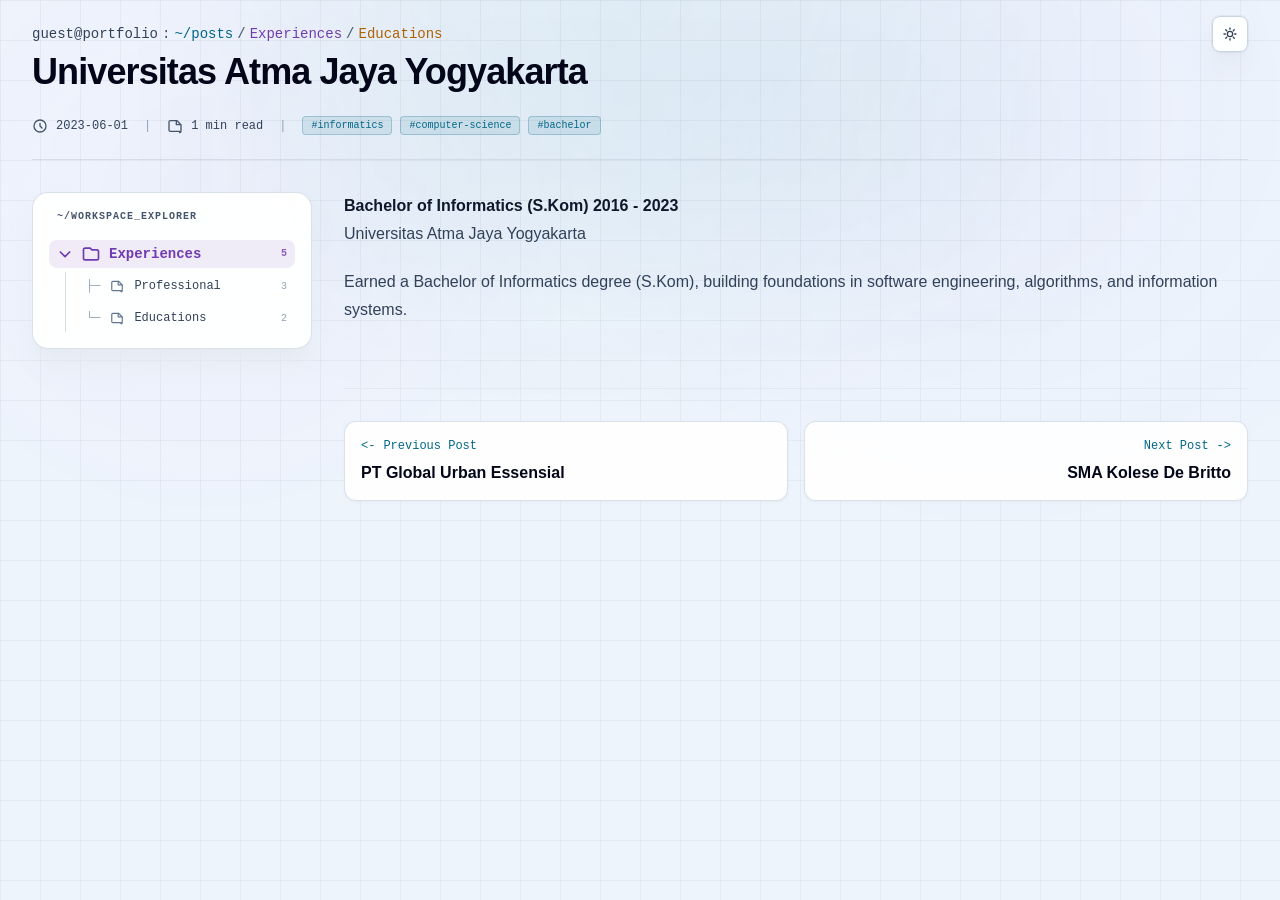
<file: posts/experiences/educations/universitas-atma-jaya-yogyakarta/index.html>
<!doctype html><html lang=en-us class=scroll-smooth x-data=themeToggle><head><meta charset=utf-8><meta name=viewport content="width=device-width,initial-scale=1"><meta name=color-scheme content="light dark"><title>Universitas Atma Jaya Yogyakarta | Marcel Marihot Putra Aritonang - Portfolio</title><script src=/js/theme-scheme.728cc794b20914082a57bfe51ceb73a14cff2437c23c5c0ee3c2f0db88906d94.js integrity="sha256-cozHlLIJFAgqV7/lHOtzoUz/JDfCPFwO48Lw24iQbZQ=" crossorigin=anonymous></script><link rel=stylesheet href=/css/main.2c5a6d5ae3539f6c171481faf55f4d63f03523bd4842050160e7b8ee02a4a5a2.css integrity="sha256-LFptWuNTn2wXFIH69V9NY/A1I71IQgUBYOe47gKkpaI=" crossorigin=anonymous><script src=/js/main.c6369238c6f675a664e40ffee7bc32d8d721fcbf18c0433cfe91c0c1dea8f1d7.js integrity="sha256-xjaSOMb2daZk5A/+57wy2Nch/L8YwEM8/pHAwd6o8dc=" crossorigin=anonymous defer></script></head><body class="min-h-screen bg-background text-foreground"><a class=nerdy-skip-link href=#main-content>Skip to main content</a><div class="fixed right-4 top-4 z-[80] sm:right-6 lg:right-8"><button class="nerdy-icon-button shadow-xl shadow-slate-300/30 backdrop-blur-md ring-1 ring-slate-900/5 dark:shadow-black/30 dark:ring-white/10" type=button aria-label="Toggle theme" aria-pressed=false x-on:click=toggle() x-bind:aria-pressed=dark.toString() x-bind:aria-label="dark ? 'Switch to light mode' : 'Switch to dark mode'">
<span x-show=dark x-cloak><svg class="h-4 w-4" aria-hidden="true" fill="none" stroke="currentColor" viewBox="0 0 24 24" stroke-width="2"><path stroke-linecap="round" stroke-linejoin="round" d="M20.354 15.354A9 9 0 018.646 3.646 9.003 9.003.0 0012 21a9.003 9.003.0 008.354-5.646z"/></svg>
</span><span x-show=!dark x-cloak><svg class="h-4 w-4" aria-hidden="true" fill="none" stroke="currentColor" viewBox="0 0 24 24" stroke-width="2"><path stroke-linecap="round" stroke-linejoin="round" d="M12 3v2m0 14v2m9-9h-2M5 12H3m15.364-6.364L16.95 7.05m-9.9 9.9-1.414 1.414m12.728.0-1.414-1.414m-9.9-9.9L5.636 5.636M12 8a4 4 0 100 8 4 4 0 000-8z"/></svg></span></button></div><main id=main-content tabindex=-1 class=w-full><div class="nerdy-page-surface nerdy-page-surface--post"><div class=nerdy-ambient-bg></div><div class="nerdy-top-glow max-w-3xl"></div><div class="nerdy-container pt-6"><header class="mb-8 border-b border-slate-300/70 pb-6 dark:border-slate-700"><div class=min-w-0><div class="mb-2 flex flex-wrap items-center gap-1 font-mono text-xs nerdy-muted-soft md:text-sm"><a class="nerdy-muted transition-colors hover:text-slate-950 hover:underline dark:hover:text-white" href=/>guest@portfolio</a><span>:</span><a class="text-accent-cyan transition-colors hover:underline" href=/posts/>~/posts</a><span>/</span><span class=text-accent-purple>Experiences</span><span>/</span><a class="text-accent-amber transition-colors hover:underline" href=/posts/#subject-experiences-topic-educations>Educations</a></div><h1 class="text-2xl font-bold tracking-tight text-slate-950 dark:text-white md:text-4xl">Universitas Atma Jaya Yogyakarta</h1><div class="mt-6 flex flex-wrap items-center gap-x-4 gap-y-2 font-mono text-xs nerdy-muted"><div class="flex items-center gap-2"><svg class="h-4 w-4 text-slate-600 dark:text-slate-500" aria-hidden="true" fill="none" stroke="currentColor" viewBox="0 0 24 24" stroke-width="2"><path stroke-linecap="round" stroke-linejoin="round" d="M12 8v4l3 3m6-3A9 9 0 113 12a9 9 0 0118 0z"/></svg>
<time datetime=2023-06-01>2023-06-01</time></div><span class="hidden text-slate-400 dark:text-slate-600 md:block">|</span><div class="flex items-center gap-2"><svg class="h-4 w-4 text-slate-600 dark:text-slate-500" aria-hidden="true" fill="none" stroke="currentColor" viewBox="0 0 24 24" stroke-width="2"><path stroke-linecap="round" stroke-linejoin="round" d="M19 20H5a2 2 0 01-2-2V6a2 2 0 012-2h10l6 6v10a2 2 0 01-2 2z"/><path stroke-linecap="round" stroke-linejoin="round" d="M14 4v6h6"/></svg>
<span>1 min read</span></div><span class="hidden text-slate-400 dark:text-slate-600 md:block">|</span><div class="flex flex-wrap gap-2"><span class="nerdy-chip nerdy-chip-cyan">#informatics</span>
<span class="nerdy-chip nerdy-chip-cyan">#computer-science</span>
<span class="nerdy-chip nerdy-chip-cyan">#bachelor</span></div></div></div></header></div><div class="nerdy-container grid grid-cols-1 items-start gap-8 lg:grid-cols-12" x-data="{ expandedSubject: &#34;experiences&#34;, openSubject(id) { this.expandedSubject = this.expandedSubject === id ? '' : id } }"><aside class="nerdy-sticky-sidebar lg:sticky lg:top-6 lg:col-span-3" x-data="{ workspaceOpen: false }"><div class=nerdy-sticky-sidebar-card><button class="mb-0 flex w-full items-center justify-between gap-3 px-2 font-mono text-[10px] font-bold uppercase tracking-widest nerdy-muted-soft transition-colors hover:text-slate-950 dark:hover:text-white lg:mb-4 lg:cursor-default lg:hover:text-inherit dark:lg:hover:text-inherit" type=button x-on:click="workspaceOpen = !workspaceOpen" x-bind:aria-expanded="(workspaceOpen || window.matchMedia('(min-width: 1024px)').matches).toString()" aria-controls=workspace-explorer-nav>
<span>~/WORKSPACE_EXPLORER</span>
<svg class="h-4 w-4 shrink-0 transition-transform lg:hidden" x-bind:class="workspaceOpen ? 'rotate-0' : '-rotate-90'" fill="none" stroke="currentColor" viewBox="0 0 24 24" stroke-width="2.5" aria-hidden="true"><path stroke-linecap="round" stroke-linejoin="round" d="M19 9l-7 7-7-7"/></svg></button><nav id=workspace-explorer-nav class="mt-4 space-y-4 lg:mt-0" x-bind:class="workspaceOpen ? 'block' : 'hidden lg:block'"><div><button class=post-sidebar-subject type=button aria-expanded=true aria-controls=workspace-subject-experiences x-on:click='openSubject("experiences")' x-bind:aria-expanded='expandedSubject === "experiences"'>
<svg class="post-sidebar-subject-chevron" fill="none" stroke="currentColor" viewBox="0 0 24 24" stroke-width="2.5" aria-hidden="true"><path stroke-linecap="round" stroke-linejoin="round" d="M19 9l-7 7-7-7"/></svg>
<svg class="h-5 w-5 shrink-0" aria-hidden="true" fill="none" stroke="currentColor" viewBox="0 0 24 24" stroke-width="2"><path stroke-linecap="round" stroke-linejoin="round" d="M3 7v10a2 2 0 002 2h14a2 2 0 002-2V9a2 2 0 00-2-2h-6l-2-2H5A2 2 0 003 7z"/></svg>
<span>Experiences</span>
<span class=post-sidebar-subject-count>5</span></button><div id=workspace-subject-experiences class="ml-4 mt-1 space-y-1 border-l border-slate-300/80 pl-3 dark:border-slate-700/60" x-show='expandedSubject === "experiences"'><a class="flex w-full items-center gap-2.5 rounded-lg px-2 py-1.5 text-left font-mono text-xs nerdy-muted transition-colors hover:bg-slate-100/80 hover:text-slate-950 dark:hover:bg-slate-800/50 dark:hover:text-white" href=/posts/#subject-experiences-topic-professional data-topic-id=subject-experiences-topic-professional data-subject-id=experiences data-subject-label=Experiences data-topic-label=Professional><span class="text-slate-400 dark:text-slate-600">├─</span>
<svg class="h-3.5 w-3.5 shrink-0 text-slate-500" aria-hidden="true" fill="none" stroke="currentColor" viewBox="0 0 24 24" stroke-width="2"><path stroke-linecap="round" stroke-linejoin="round" d="M19 20H5a2 2 0 01-2-2V6a2 2 0 012-2h10l6 6v10a2 2 0 01-2 2z"/><path stroke-linecap="round" stroke-linejoin="round" d="M14 4v6h6"/></svg>
<span>Professional</span>
<span class="ml-auto text-[10px] text-slate-400 dark:text-slate-600">3</span>
</a><a class="flex w-full items-center gap-2.5 rounded-lg px-2 py-1.5 text-left font-mono text-xs nerdy-muted transition-colors hover:bg-slate-100/80 hover:text-slate-950 dark:hover:bg-slate-800/50 dark:hover:text-white" href=/posts/#subject-experiences-topic-educations data-topic-id=subject-experiences-topic-educations data-subject-id=experiences data-subject-label=Experiences data-topic-label=Educations><span class="text-slate-400 dark:text-slate-600">└─</span>
<svg class="h-3.5 w-3.5 shrink-0 text-slate-500" aria-hidden="true" fill="none" stroke="currentColor" viewBox="0 0 24 24" stroke-width="2"><path stroke-linecap="round" stroke-linejoin="round" d="M19 20H5a2 2 0 01-2-2V6a2 2 0 012-2h10l6 6v10a2 2 0 01-2 2z"/><path stroke-linecap="round" stroke-linejoin="round" d="M14 4v6h6"/></svg>
<span>Educations</span>
<span class="ml-auto text-[10px] text-slate-400 dark:text-slate-600">2</span></a></div></div></nav></div></aside><main class="min-w-0 lg:col-span-9"><article class="nerdy-prose prose prose-slate max-w-none dark:prose-invert"><p><strong>Bachelor of Informatics (S.Kom) 2016 - 2023</strong><br>Universitas Atma Jaya Yogyakarta</p><p>Earned a Bachelor of Informatics degree (S.Kom), building foundations in software engineering, algorithms, and information systems.</p></article><nav class="mt-16 grid gap-4 border-t border-slate-200 pt-8 dark:border-slate-700 md:grid-cols-2" aria-label="Post navigation"><a class="group nerdy-nav-card" href=/posts/experiences/professional/pt-global-urban-essensial/><div class="mb-2 flex items-center gap-2 font-mono text-xs text-accent-cyan"><span class="transition-transform group-hover:-translate-x-1">&lt;-</span>
<span>Previous Post</span></div><div class="font-bold leading-snug text-slate-950 dark:text-slate-100">PT Global Urban Essensial</div></a><a class="group nerdy-nav-card text-right" href=/posts/experiences/educations/sma-kolese-de-britto/><div class="mb-2 flex items-center justify-end gap-2 font-mono text-xs text-accent-cyan"><span>Next Post</span>
<span class="transition-transform group-hover:translate-x-1">-></span></div><div class="font-bold leading-snug text-slate-950 dark:text-slate-100">SMA Kolese De Britto</div></a></nav></main></div></div></main></body></html>
</file>
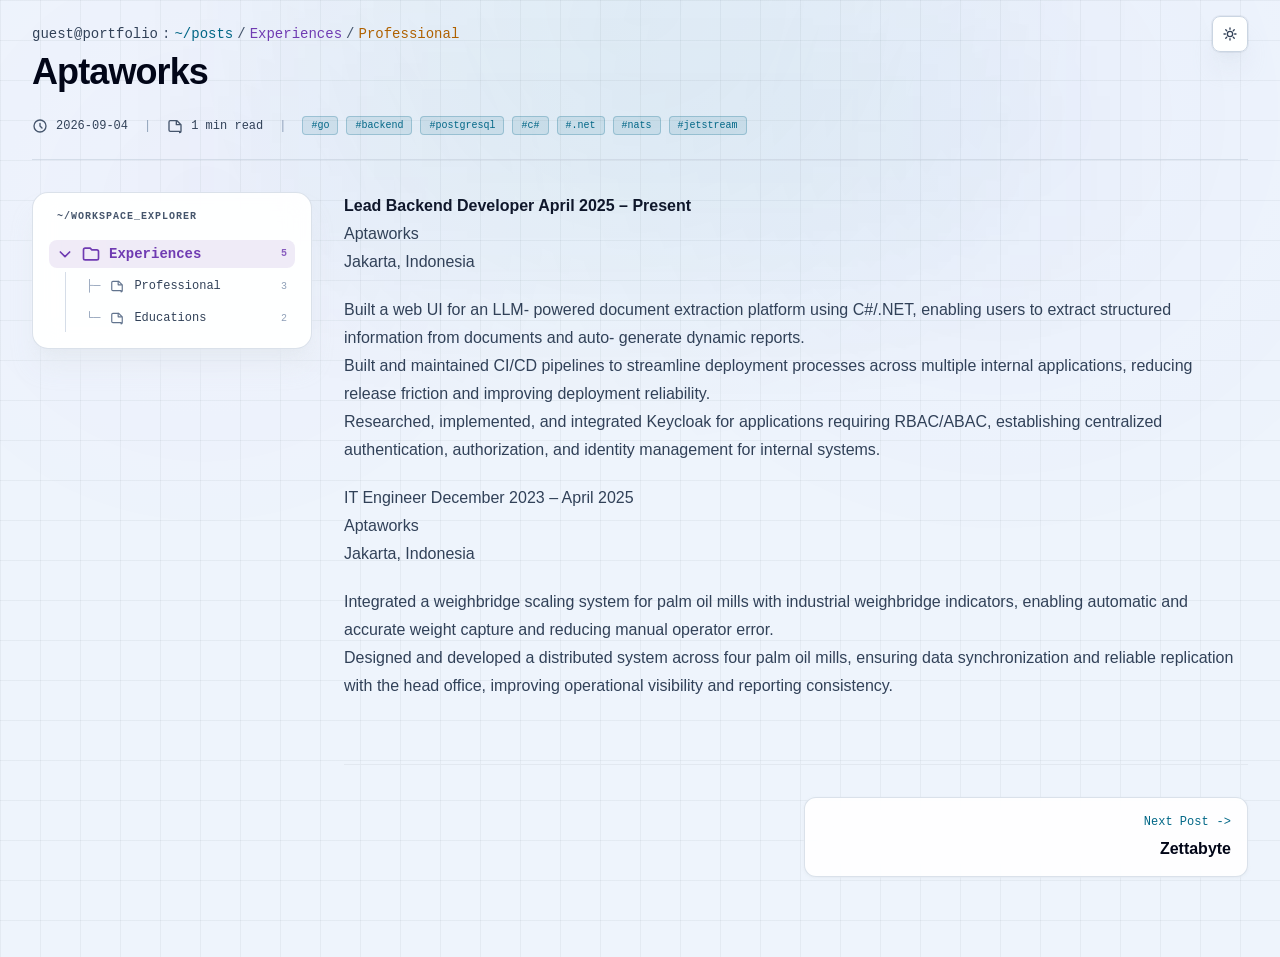
<file: posts/experiences/professional/aptaworks/index.html>
<!doctype html><html lang=en-us class=scroll-smooth x-data=themeToggle><head><meta charset=utf-8><meta name=viewport content="width=device-width,initial-scale=1"><meta name=color-scheme content="light dark"><title>Aptaworks | Marcel Marihot Putra Aritonang - Portfolio</title><script src=/js/theme-scheme.728cc794b20914082a57bfe51ceb73a14cff2437c23c5c0ee3c2f0db88906d94.js integrity="sha256-cozHlLIJFAgqV7/lHOtzoUz/JDfCPFwO48Lw24iQbZQ=" crossorigin=anonymous></script><link rel=stylesheet href=/css/main.2c5a6d5ae3539f6c171481faf55f4d63f03523bd4842050160e7b8ee02a4a5a2.css integrity="sha256-LFptWuNTn2wXFIH69V9NY/A1I71IQgUBYOe47gKkpaI=" crossorigin=anonymous><script src=/js/main.c6369238c6f675a664e40ffee7bc32d8d721fcbf18c0433cfe91c0c1dea8f1d7.js integrity="sha256-xjaSOMb2daZk5A/+57wy2Nch/L8YwEM8/pHAwd6o8dc=" crossorigin=anonymous defer></script></head><body class="min-h-screen bg-background text-foreground"><a class=nerdy-skip-link href=#main-content>Skip to main content</a><div class="fixed right-4 top-4 z-[80] sm:right-6 lg:right-8"><button class="nerdy-icon-button shadow-xl shadow-slate-300/30 backdrop-blur-md ring-1 ring-slate-900/5 dark:shadow-black/30 dark:ring-white/10" type=button aria-label="Toggle theme" aria-pressed=false x-on:click=toggle() x-bind:aria-pressed=dark.toString() x-bind:aria-label="dark ? 'Switch to light mode' : 'Switch to dark mode'">
<span x-show=dark x-cloak><svg class="h-4 w-4" aria-hidden="true" fill="none" stroke="currentColor" viewBox="0 0 24 24" stroke-width="2"><path stroke-linecap="round" stroke-linejoin="round" d="M20.354 15.354A9 9 0 018.646 3.646 9.003 9.003.0 0012 21a9.003 9.003.0 008.354-5.646z"/></svg>
</span><span x-show=!dark x-cloak><svg class="h-4 w-4" aria-hidden="true" fill="none" stroke="currentColor" viewBox="0 0 24 24" stroke-width="2"><path stroke-linecap="round" stroke-linejoin="round" d="M12 3v2m0 14v2m9-9h-2M5 12H3m15.364-6.364L16.95 7.05m-9.9 9.9-1.414 1.414m12.728.0-1.414-1.414m-9.9-9.9L5.636 5.636M12 8a4 4 0 100 8 4 4 0 000-8z"/></svg></span></button></div><main id=main-content tabindex=-1 class=w-full><div class="nerdy-page-surface nerdy-page-surface--post"><div class=nerdy-ambient-bg></div><div class="nerdy-top-glow max-w-3xl"></div><div class="nerdy-container pt-6"><header class="mb-8 border-b border-slate-300/70 pb-6 dark:border-slate-700"><div class=min-w-0><div class="mb-2 flex flex-wrap items-center gap-1 font-mono text-xs nerdy-muted-soft md:text-sm"><a class="nerdy-muted transition-colors hover:text-slate-950 hover:underline dark:hover:text-white" href=/>guest@portfolio</a><span>:</span><a class="text-accent-cyan transition-colors hover:underline" href=/posts/>~/posts</a><span>/</span><span class=text-accent-purple>Experiences</span><span>/</span><a class="text-accent-amber transition-colors hover:underline" href=/posts/#subject-experiences-topic-professional>Professional</a></div><h1 class="text-2xl font-bold tracking-tight text-slate-950 dark:text-white md:text-4xl">Aptaworks</h1><div class="mt-6 flex flex-wrap items-center gap-x-4 gap-y-2 font-mono text-xs nerdy-muted"><div class="flex items-center gap-2"><svg class="h-4 w-4 text-slate-600 dark:text-slate-500" aria-hidden="true" fill="none" stroke="currentColor" viewBox="0 0 24 24" stroke-width="2"><path stroke-linecap="round" stroke-linejoin="round" d="M12 8v4l3 3m6-3A9 9 0 113 12a9 9 0 0118 0z"/></svg>
<time datetime=2026-09-04>2026-09-04</time></div><span class="hidden text-slate-400 dark:text-slate-600 md:block">|</span><div class="flex items-center gap-2"><svg class="h-4 w-4 text-slate-600 dark:text-slate-500" aria-hidden="true" fill="none" stroke="currentColor" viewBox="0 0 24 24" stroke-width="2"><path stroke-linecap="round" stroke-linejoin="round" d="M19 20H5a2 2 0 01-2-2V6a2 2 0 012-2h10l6 6v10a2 2 0 01-2 2z"/><path stroke-linecap="round" stroke-linejoin="round" d="M14 4v6h6"/></svg>
<span>1 min read</span></div><span class="hidden text-slate-400 dark:text-slate-600 md:block">|</span><div class="flex flex-wrap gap-2"><span class="nerdy-chip nerdy-chip-cyan">#go</span>
<span class="nerdy-chip nerdy-chip-cyan">#backend</span>
<span class="nerdy-chip nerdy-chip-cyan">#postgresql</span>
<span class="nerdy-chip nerdy-chip-cyan">#c#</span>
<span class="nerdy-chip nerdy-chip-cyan">#.net</span>
<span class="nerdy-chip nerdy-chip-cyan">#nats</span>
<span class="nerdy-chip nerdy-chip-cyan">#jetstream</span></div></div></div></header></div><div class="nerdy-container grid grid-cols-1 items-start gap-8 lg:grid-cols-12" x-data="{ expandedSubject: &#34;experiences&#34;, openSubject(id) { this.expandedSubject = this.expandedSubject === id ? '' : id } }"><aside class="nerdy-sticky-sidebar lg:sticky lg:top-6 lg:col-span-3" x-data="{ workspaceOpen: false }"><div class=nerdy-sticky-sidebar-card><button class="mb-0 flex w-full items-center justify-between gap-3 px-2 font-mono text-[10px] font-bold uppercase tracking-widest nerdy-muted-soft transition-colors hover:text-slate-950 dark:hover:text-white lg:mb-4 lg:cursor-default lg:hover:text-inherit dark:lg:hover:text-inherit" type=button x-on:click="workspaceOpen = !workspaceOpen" x-bind:aria-expanded="(workspaceOpen || window.matchMedia('(min-width: 1024px)').matches).toString()" aria-controls=workspace-explorer-nav>
<span>~/WORKSPACE_EXPLORER</span>
<svg class="h-4 w-4 shrink-0 transition-transform lg:hidden" x-bind:class="workspaceOpen ? 'rotate-0' : '-rotate-90'" fill="none" stroke="currentColor" viewBox="0 0 24 24" stroke-width="2.5" aria-hidden="true"><path stroke-linecap="round" stroke-linejoin="round" d="M19 9l-7 7-7-7"/></svg></button><nav id=workspace-explorer-nav class="mt-4 space-y-4 lg:mt-0" x-bind:class="workspaceOpen ? 'block' : 'hidden lg:block'"><div><button class=post-sidebar-subject type=button aria-expanded=true aria-controls=workspace-subject-experiences x-on:click='openSubject("experiences")' x-bind:aria-expanded='expandedSubject === "experiences"'>
<svg class="post-sidebar-subject-chevron" fill="none" stroke="currentColor" viewBox="0 0 24 24" stroke-width="2.5" aria-hidden="true"><path stroke-linecap="round" stroke-linejoin="round" d="M19 9l-7 7-7-7"/></svg>
<svg class="h-5 w-5 shrink-0" aria-hidden="true" fill="none" stroke="currentColor" viewBox="0 0 24 24" stroke-width="2"><path stroke-linecap="round" stroke-linejoin="round" d="M3 7v10a2 2 0 002 2h14a2 2 0 002-2V9a2 2 0 00-2-2h-6l-2-2H5A2 2 0 003 7z"/></svg>
<span>Experiences</span>
<span class=post-sidebar-subject-count>5</span></button><div id=workspace-subject-experiences class="ml-4 mt-1 space-y-1 border-l border-slate-300/80 pl-3 dark:border-slate-700/60" x-show='expandedSubject === "experiences"'><a class="flex w-full items-center gap-2.5 rounded-lg px-2 py-1.5 text-left font-mono text-xs nerdy-muted transition-colors hover:bg-slate-100/80 hover:text-slate-950 dark:hover:bg-slate-800/50 dark:hover:text-white" href=/posts/#subject-experiences-topic-professional data-topic-id=subject-experiences-topic-professional data-subject-id=experiences data-subject-label=Experiences data-topic-label=Professional><span class="text-slate-400 dark:text-slate-600">├─</span>
<svg class="h-3.5 w-3.5 shrink-0 text-slate-500" aria-hidden="true" fill="none" stroke="currentColor" viewBox="0 0 24 24" stroke-width="2"><path stroke-linecap="round" stroke-linejoin="round" d="M19 20H5a2 2 0 01-2-2V6a2 2 0 012-2h10l6 6v10a2 2 0 01-2 2z"/><path stroke-linecap="round" stroke-linejoin="round" d="M14 4v6h6"/></svg>
<span>Professional</span>
<span class="ml-auto text-[10px] text-slate-400 dark:text-slate-600">3</span>
</a><a class="flex w-full items-center gap-2.5 rounded-lg px-2 py-1.5 text-left font-mono text-xs nerdy-muted transition-colors hover:bg-slate-100/80 hover:text-slate-950 dark:hover:bg-slate-800/50 dark:hover:text-white" href=/posts/#subject-experiences-topic-educations data-topic-id=subject-experiences-topic-educations data-subject-id=experiences data-subject-label=Experiences data-topic-label=Educations><span class="text-slate-400 dark:text-slate-600">└─</span>
<svg class="h-3.5 w-3.5 shrink-0 text-slate-500" aria-hidden="true" fill="none" stroke="currentColor" viewBox="0 0 24 24" stroke-width="2"><path stroke-linecap="round" stroke-linejoin="round" d="M19 20H5a2 2 0 01-2-2V6a2 2 0 012-2h10l6 6v10a2 2 0 01-2 2z"/><path stroke-linecap="round" stroke-linejoin="round" d="M14 4v6h6"/></svg>
<span>Educations</span>
<span class="ml-auto text-[10px] text-slate-400 dark:text-slate-600">2</span></a></div></div></nav></div></aside><main class="min-w-0 lg:col-span-9"><article class="nerdy-prose prose prose-slate max-w-none dark:prose-invert"><p><strong>Lead Backend Developer April 2025 – Present</strong><br>Aptaworks<br>Jakarta, Indonesia</p><p>Built a web UI for an LLM- powered document extraction platform using C#/.NET, enabling users to extract structured information from documents and auto- generate dynamic reports.<br>Built and maintained CI/CD pipelines to streamline deployment processes across multiple internal applications, reducing release friction and improving deployment reliability.<br>Researched, implemented, and integrated Keycloak for applications requiring RBAC/ABAC, establishing centralized authentication, authorization, and identity management for internal systems.</p><p>IT Engineer December 2023 – April 2025<br>Aptaworks<br>Jakarta, Indonesia</p><p>Integrated a weighbridge scaling system for palm oil mills with industrial weighbridge indicators, enabling automatic and accurate weight capture and reducing manual operator error.<br>Designed and developed a distributed system across four palm oil mills, ensuring data synchronization and reliable replication with the head office, improving operational visibility and reporting consistency.</p></article><nav class="mt-16 grid gap-4 border-t border-slate-200 pt-8 dark:border-slate-700 md:grid-cols-2" aria-label="Post navigation"><div class="hidden md:block"></div><a class="group nerdy-nav-card text-right" href=/posts/experiences/professional/zettabyte/><div class="mb-2 flex items-center justify-end gap-2 font-mono text-xs text-accent-cyan"><span>Next Post</span>
<span class="transition-transform group-hover:translate-x-1">-></span></div><div class="font-bold leading-snug text-slate-950 dark:text-slate-100">Zettabyte</div></a></nav></main></div></div></main></body></html>
</file>
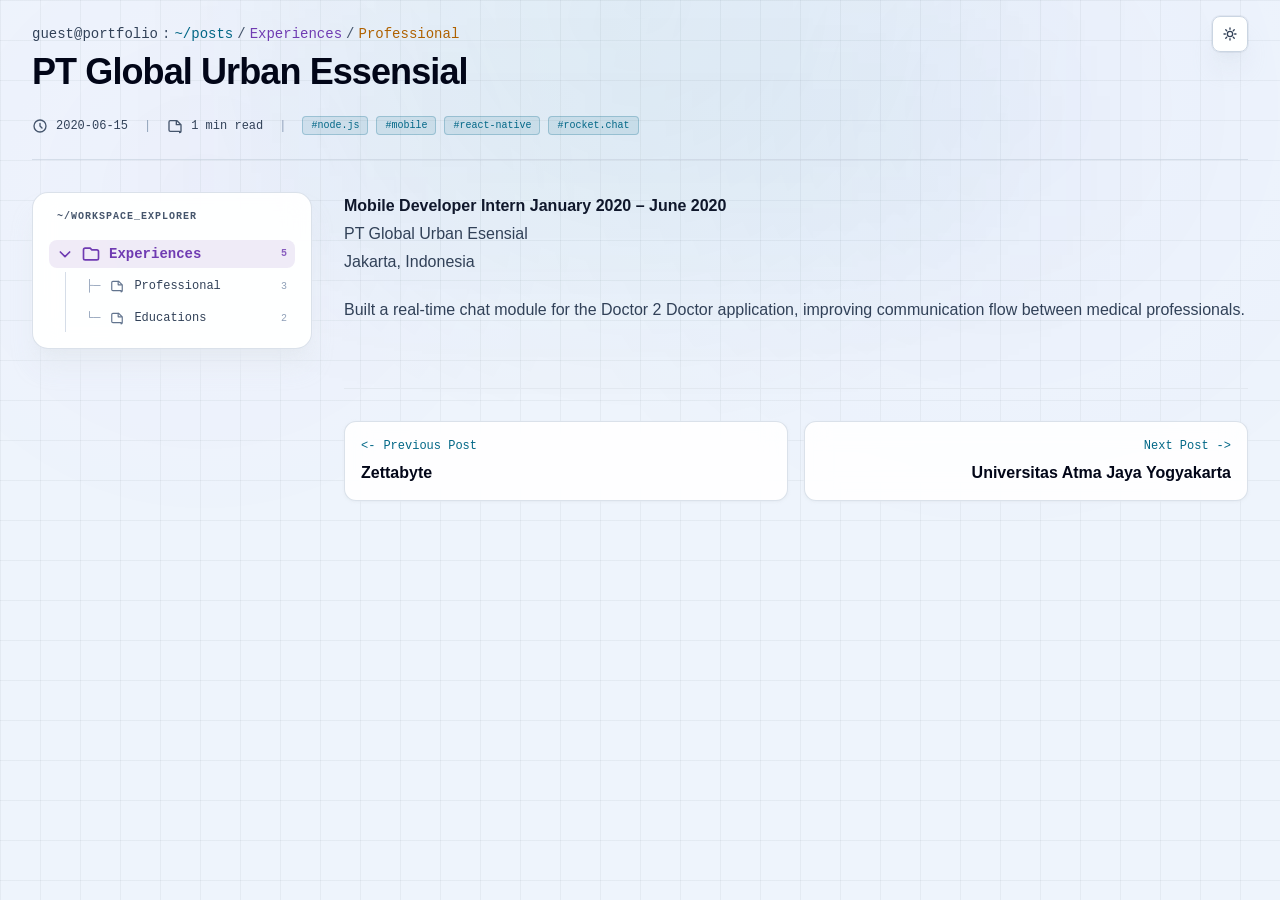
<file: posts/experiences/professional/pt-global-urban-essensial/index.html>
<!doctype html><html lang=en-us class=scroll-smooth x-data=themeToggle><head><meta charset=utf-8><meta name=viewport content="width=device-width,initial-scale=1"><meta name=color-scheme content="light dark"><title>PT Global Urban Essensial | Marcel Marihot Putra Aritonang - Portfolio</title><script src=/js/theme-scheme.728cc794b20914082a57bfe51ceb73a14cff2437c23c5c0ee3c2f0db88906d94.js integrity="sha256-cozHlLIJFAgqV7/lHOtzoUz/JDfCPFwO48Lw24iQbZQ=" crossorigin=anonymous></script><link rel=stylesheet href=/css/main.2c5a6d5ae3539f6c171481faf55f4d63f03523bd4842050160e7b8ee02a4a5a2.css integrity="sha256-LFptWuNTn2wXFIH69V9NY/A1I71IQgUBYOe47gKkpaI=" crossorigin=anonymous><script src=/js/main.c6369238c6f675a664e40ffee7bc32d8d721fcbf18c0433cfe91c0c1dea8f1d7.js integrity="sha256-xjaSOMb2daZk5A/+57wy2Nch/L8YwEM8/pHAwd6o8dc=" crossorigin=anonymous defer></script></head><body class="min-h-screen bg-background text-foreground"><a class=nerdy-skip-link href=#main-content>Skip to main content</a><div class="fixed right-4 top-4 z-[80] sm:right-6 lg:right-8"><button class="nerdy-icon-button shadow-xl shadow-slate-300/30 backdrop-blur-md ring-1 ring-slate-900/5 dark:shadow-black/30 dark:ring-white/10" type=button aria-label="Toggle theme" aria-pressed=false x-on:click=toggle() x-bind:aria-pressed=dark.toString() x-bind:aria-label="dark ? 'Switch to light mode' : 'Switch to dark mode'">
<span x-show=dark x-cloak><svg class="h-4 w-4" aria-hidden="true" fill="none" stroke="currentColor" viewBox="0 0 24 24" stroke-width="2"><path stroke-linecap="round" stroke-linejoin="round" d="M20.354 15.354A9 9 0 018.646 3.646 9.003 9.003.0 0012 21a9.003 9.003.0 008.354-5.646z"/></svg>
</span><span x-show=!dark x-cloak><svg class="h-4 w-4" aria-hidden="true" fill="none" stroke="currentColor" viewBox="0 0 24 24" stroke-width="2"><path stroke-linecap="round" stroke-linejoin="round" d="M12 3v2m0 14v2m9-9h-2M5 12H3m15.364-6.364L16.95 7.05m-9.9 9.9-1.414 1.414m12.728.0-1.414-1.414m-9.9-9.9L5.636 5.636M12 8a4 4 0 100 8 4 4 0 000-8z"/></svg></span></button></div><main id=main-content tabindex=-1 class=w-full><div class="nerdy-page-surface nerdy-page-surface--post"><div class=nerdy-ambient-bg></div><div class="nerdy-top-glow max-w-3xl"></div><div class="nerdy-container pt-6"><header class="mb-8 border-b border-slate-300/70 pb-6 dark:border-slate-700"><div class=min-w-0><div class="mb-2 flex flex-wrap items-center gap-1 font-mono text-xs nerdy-muted-soft md:text-sm"><a class="nerdy-muted transition-colors hover:text-slate-950 hover:underline dark:hover:text-white" href=/>guest@portfolio</a><span>:</span><a class="text-accent-cyan transition-colors hover:underline" href=/posts/>~/posts</a><span>/</span><span class=text-accent-purple>Experiences</span><span>/</span><a class="text-accent-amber transition-colors hover:underline" href=/posts/#subject-experiences-topic-professional>Professional</a></div><h1 class="text-2xl font-bold tracking-tight text-slate-950 dark:text-white md:text-4xl">PT Global Urban Essensial</h1><div class="mt-6 flex flex-wrap items-center gap-x-4 gap-y-2 font-mono text-xs nerdy-muted"><div class="flex items-center gap-2"><svg class="h-4 w-4 text-slate-600 dark:text-slate-500" aria-hidden="true" fill="none" stroke="currentColor" viewBox="0 0 24 24" stroke-width="2"><path stroke-linecap="round" stroke-linejoin="round" d="M12 8v4l3 3m6-3A9 9 0 113 12a9 9 0 0118 0z"/></svg>
<time datetime=2020-06-15>2020-06-15</time></div><span class="hidden text-slate-400 dark:text-slate-600 md:block">|</span><div class="flex items-center gap-2"><svg class="h-4 w-4 text-slate-600 dark:text-slate-500" aria-hidden="true" fill="none" stroke="currentColor" viewBox="0 0 24 24" stroke-width="2"><path stroke-linecap="round" stroke-linejoin="round" d="M19 20H5a2 2 0 01-2-2V6a2 2 0 012-2h10l6 6v10a2 2 0 01-2 2z"/><path stroke-linecap="round" stroke-linejoin="round" d="M14 4v6h6"/></svg>
<span>1 min read</span></div><span class="hidden text-slate-400 dark:text-slate-600 md:block">|</span><div class="flex flex-wrap gap-2"><span class="nerdy-chip nerdy-chip-cyan">#node.js</span>
<span class="nerdy-chip nerdy-chip-cyan">#mobile</span>
<span class="nerdy-chip nerdy-chip-cyan">#react-native</span>
<span class="nerdy-chip nerdy-chip-cyan">#rocket.chat</span></div></div></div></header></div><div class="nerdy-container grid grid-cols-1 items-start gap-8 lg:grid-cols-12" x-data="{ expandedSubject: &#34;experiences&#34;, openSubject(id) { this.expandedSubject = this.expandedSubject === id ? '' : id } }"><aside class="nerdy-sticky-sidebar lg:sticky lg:top-6 lg:col-span-3" x-data="{ workspaceOpen: false }"><div class=nerdy-sticky-sidebar-card><button class="mb-0 flex w-full items-center justify-between gap-3 px-2 font-mono text-[10px] font-bold uppercase tracking-widest nerdy-muted-soft transition-colors hover:text-slate-950 dark:hover:text-white lg:mb-4 lg:cursor-default lg:hover:text-inherit dark:lg:hover:text-inherit" type=button x-on:click="workspaceOpen = !workspaceOpen" x-bind:aria-expanded="(workspaceOpen || window.matchMedia('(min-width: 1024px)').matches).toString()" aria-controls=workspace-explorer-nav>
<span>~/WORKSPACE_EXPLORER</span>
<svg class="h-4 w-4 shrink-0 transition-transform lg:hidden" x-bind:class="workspaceOpen ? 'rotate-0' : '-rotate-90'" fill="none" stroke="currentColor" viewBox="0 0 24 24" stroke-width="2.5" aria-hidden="true"><path stroke-linecap="round" stroke-linejoin="round" d="M19 9l-7 7-7-7"/></svg></button><nav id=workspace-explorer-nav class="mt-4 space-y-4 lg:mt-0" x-bind:class="workspaceOpen ? 'block' : 'hidden lg:block'"><div><button class=post-sidebar-subject type=button aria-expanded=true aria-controls=workspace-subject-experiences x-on:click='openSubject("experiences")' x-bind:aria-expanded='expandedSubject === "experiences"'>
<svg class="post-sidebar-subject-chevron" fill="none" stroke="currentColor" viewBox="0 0 24 24" stroke-width="2.5" aria-hidden="true"><path stroke-linecap="round" stroke-linejoin="round" d="M19 9l-7 7-7-7"/></svg>
<svg class="h-5 w-5 shrink-0" aria-hidden="true" fill="none" stroke="currentColor" viewBox="0 0 24 24" stroke-width="2"><path stroke-linecap="round" stroke-linejoin="round" d="M3 7v10a2 2 0 002 2h14a2 2 0 002-2V9a2 2 0 00-2-2h-6l-2-2H5A2 2 0 003 7z"/></svg>
<span>Experiences</span>
<span class=post-sidebar-subject-count>5</span></button><div id=workspace-subject-experiences class="ml-4 mt-1 space-y-1 border-l border-slate-300/80 pl-3 dark:border-slate-700/60" x-show='expandedSubject === "experiences"'><a class="flex w-full items-center gap-2.5 rounded-lg px-2 py-1.5 text-left font-mono text-xs nerdy-muted transition-colors hover:bg-slate-100/80 hover:text-slate-950 dark:hover:bg-slate-800/50 dark:hover:text-white" href=/posts/#subject-experiences-topic-professional data-topic-id=subject-experiences-topic-professional data-subject-id=experiences data-subject-label=Experiences data-topic-label=Professional><span class="text-slate-400 dark:text-slate-600">├─</span>
<svg class="h-3.5 w-3.5 shrink-0 text-slate-500" aria-hidden="true" fill="none" stroke="currentColor" viewBox="0 0 24 24" stroke-width="2"><path stroke-linecap="round" stroke-linejoin="round" d="M19 20H5a2 2 0 01-2-2V6a2 2 0 012-2h10l6 6v10a2 2 0 01-2 2z"/><path stroke-linecap="round" stroke-linejoin="round" d="M14 4v6h6"/></svg>
<span>Professional</span>
<span class="ml-auto text-[10px] text-slate-400 dark:text-slate-600">3</span>
</a><a class="flex w-full items-center gap-2.5 rounded-lg px-2 py-1.5 text-left font-mono text-xs nerdy-muted transition-colors hover:bg-slate-100/80 hover:text-slate-950 dark:hover:bg-slate-800/50 dark:hover:text-white" href=/posts/#subject-experiences-topic-educations data-topic-id=subject-experiences-topic-educations data-subject-id=experiences data-subject-label=Experiences data-topic-label=Educations><span class="text-slate-400 dark:text-slate-600">└─</span>
<svg class="h-3.5 w-3.5 shrink-0 text-slate-500" aria-hidden="true" fill="none" stroke="currentColor" viewBox="0 0 24 24" stroke-width="2"><path stroke-linecap="round" stroke-linejoin="round" d="M19 20H5a2 2 0 01-2-2V6a2 2 0 012-2h10l6 6v10a2 2 0 01-2 2z"/><path stroke-linecap="round" stroke-linejoin="round" d="M14 4v6h6"/></svg>
<span>Educations</span>
<span class="ml-auto text-[10px] text-slate-400 dark:text-slate-600">2</span></a></div></div></nav></div></aside><main class="min-w-0 lg:col-span-9"><article class="nerdy-prose prose prose-slate max-w-none dark:prose-invert"><p><strong>Mobile Developer Intern January 2020 – June 2020</strong><br>PT Global Urban Esensial<br>Jakarta, Indonesia</p><p>Built a real-time chat module for the Doctor 2 Doctor application, improving communication flow between medical professionals.</p></article><nav class="mt-16 grid gap-4 border-t border-slate-200 pt-8 dark:border-slate-700 md:grid-cols-2" aria-label="Post navigation"><a class="group nerdy-nav-card" href=/posts/experiences/professional/zettabyte/><div class="mb-2 flex items-center gap-2 font-mono text-xs text-accent-cyan"><span class="transition-transform group-hover:-translate-x-1">&lt;-</span>
<span>Previous Post</span></div><div class="font-bold leading-snug text-slate-950 dark:text-slate-100">Zettabyte</div></a><a class="group nerdy-nav-card text-right" href=/posts/experiences/educations/universitas-atma-jaya-yogyakarta/><div class="mb-2 flex items-center justify-end gap-2 font-mono text-xs text-accent-cyan"><span>Next Post</span>
<span class="transition-transform group-hover:translate-x-1">-></span></div><div class="font-bold leading-snug text-slate-950 dark:text-slate-100">Universitas Atma Jaya Yogyakarta</div></a></nav></main></div></div></main></body></html>
</file>
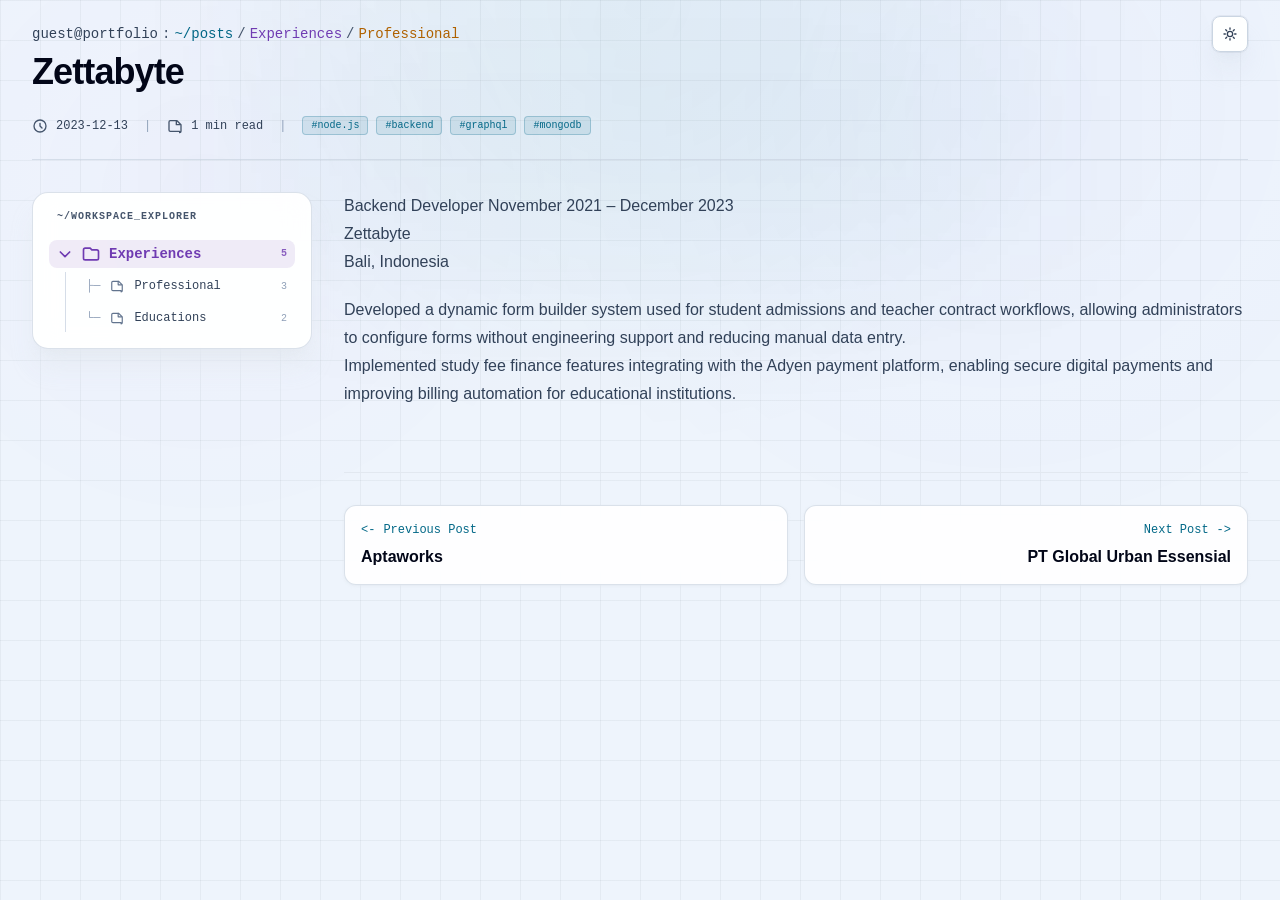
<file: posts/experiences/professional/zettabyte/index.html>
<!doctype html><html lang=en-us class=scroll-smooth x-data=themeToggle><head><meta charset=utf-8><meta name=viewport content="width=device-width,initial-scale=1"><meta name=color-scheme content="light dark"><title>Zettabyte | Marcel Marihot Putra Aritonang - Portfolio</title><script src=/js/theme-scheme.728cc794b20914082a57bfe51ceb73a14cff2437c23c5c0ee3c2f0db88906d94.js integrity="sha256-cozHlLIJFAgqV7/lHOtzoUz/JDfCPFwO48Lw24iQbZQ=" crossorigin=anonymous></script><link rel=stylesheet href=/css/main.2c5a6d5ae3539f6c171481faf55f4d63f03523bd4842050160e7b8ee02a4a5a2.css integrity="sha256-LFptWuNTn2wXFIH69V9NY/A1I71IQgUBYOe47gKkpaI=" crossorigin=anonymous><script src=/js/main.c6369238c6f675a664e40ffee7bc32d8d721fcbf18c0433cfe91c0c1dea8f1d7.js integrity="sha256-xjaSOMb2daZk5A/+57wy2Nch/L8YwEM8/pHAwd6o8dc=" crossorigin=anonymous defer></script></head><body class="min-h-screen bg-background text-foreground"><a class=nerdy-skip-link href=#main-content>Skip to main content</a><div class="fixed right-4 top-4 z-[80] sm:right-6 lg:right-8"><button class="nerdy-icon-button shadow-xl shadow-slate-300/30 backdrop-blur-md ring-1 ring-slate-900/5 dark:shadow-black/30 dark:ring-white/10" type=button aria-label="Toggle theme" aria-pressed=false x-on:click=toggle() x-bind:aria-pressed=dark.toString() x-bind:aria-label="dark ? 'Switch to light mode' : 'Switch to dark mode'">
<span x-show=dark x-cloak><svg class="h-4 w-4" aria-hidden="true" fill="none" stroke="currentColor" viewBox="0 0 24 24" stroke-width="2"><path stroke-linecap="round" stroke-linejoin="round" d="M20.354 15.354A9 9 0 018.646 3.646 9.003 9.003.0 0012 21a9.003 9.003.0 008.354-5.646z"/></svg>
</span><span x-show=!dark x-cloak><svg class="h-4 w-4" aria-hidden="true" fill="none" stroke="currentColor" viewBox="0 0 24 24" stroke-width="2"><path stroke-linecap="round" stroke-linejoin="round" d="M12 3v2m0 14v2m9-9h-2M5 12H3m15.364-6.364L16.95 7.05m-9.9 9.9-1.414 1.414m12.728.0-1.414-1.414m-9.9-9.9L5.636 5.636M12 8a4 4 0 100 8 4 4 0 000-8z"/></svg></span></button></div><main id=main-content tabindex=-1 class=w-full><div class="nerdy-page-surface nerdy-page-surface--post"><div class=nerdy-ambient-bg></div><div class="nerdy-top-glow max-w-3xl"></div><div class="nerdy-container pt-6"><header class="mb-8 border-b border-slate-300/70 pb-6 dark:border-slate-700"><div class=min-w-0><div class="mb-2 flex flex-wrap items-center gap-1 font-mono text-xs nerdy-muted-soft md:text-sm"><a class="nerdy-muted transition-colors hover:text-slate-950 hover:underline dark:hover:text-white" href=/>guest@portfolio</a><span>:</span><a class="text-accent-cyan transition-colors hover:underline" href=/posts/>~/posts</a><span>/</span><span class=text-accent-purple>Experiences</span><span>/</span><a class="text-accent-amber transition-colors hover:underline" href=/posts/#subject-experiences-topic-professional>Professional</a></div><h1 class="text-2xl font-bold tracking-tight text-slate-950 dark:text-white md:text-4xl">Zettabyte</h1><div class="mt-6 flex flex-wrap items-center gap-x-4 gap-y-2 font-mono text-xs nerdy-muted"><div class="flex items-center gap-2"><svg class="h-4 w-4 text-slate-600 dark:text-slate-500" aria-hidden="true" fill="none" stroke="currentColor" viewBox="0 0 24 24" stroke-width="2"><path stroke-linecap="round" stroke-linejoin="round" d="M12 8v4l3 3m6-3A9 9 0 113 12a9 9 0 0118 0z"/></svg>
<time datetime=2023-12-13>2023-12-13</time></div><span class="hidden text-slate-400 dark:text-slate-600 md:block">|</span><div class="flex items-center gap-2"><svg class="h-4 w-4 text-slate-600 dark:text-slate-500" aria-hidden="true" fill="none" stroke="currentColor" viewBox="0 0 24 24" stroke-width="2"><path stroke-linecap="round" stroke-linejoin="round" d="M19 20H5a2 2 0 01-2-2V6a2 2 0 012-2h10l6 6v10a2 2 0 01-2 2z"/><path stroke-linecap="round" stroke-linejoin="round" d="M14 4v6h6"/></svg>
<span>1 min read</span></div><span class="hidden text-slate-400 dark:text-slate-600 md:block">|</span><div class="flex flex-wrap gap-2"><span class="nerdy-chip nerdy-chip-cyan">#node.js</span>
<span class="nerdy-chip nerdy-chip-cyan">#backend</span>
<span class="nerdy-chip nerdy-chip-cyan">#graphql</span>
<span class="nerdy-chip nerdy-chip-cyan">#mongodb</span></div></div></div></header></div><div class="nerdy-container grid grid-cols-1 items-start gap-8 lg:grid-cols-12" x-data="{ expandedSubject: &#34;experiences&#34;, openSubject(id) { this.expandedSubject = this.expandedSubject === id ? '' : id } }"><aside class="nerdy-sticky-sidebar lg:sticky lg:top-6 lg:col-span-3" x-data="{ workspaceOpen: false }"><div class=nerdy-sticky-sidebar-card><button class="mb-0 flex w-full items-center justify-between gap-3 px-2 font-mono text-[10px] font-bold uppercase tracking-widest nerdy-muted-soft transition-colors hover:text-slate-950 dark:hover:text-white lg:mb-4 lg:cursor-default lg:hover:text-inherit dark:lg:hover:text-inherit" type=button x-on:click="workspaceOpen = !workspaceOpen" x-bind:aria-expanded="(workspaceOpen || window.matchMedia('(min-width: 1024px)').matches).toString()" aria-controls=workspace-explorer-nav>
<span>~/WORKSPACE_EXPLORER</span>
<svg class="h-4 w-4 shrink-0 transition-transform lg:hidden" x-bind:class="workspaceOpen ? 'rotate-0' : '-rotate-90'" fill="none" stroke="currentColor" viewBox="0 0 24 24" stroke-width="2.5" aria-hidden="true"><path stroke-linecap="round" stroke-linejoin="round" d="M19 9l-7 7-7-7"/></svg></button><nav id=workspace-explorer-nav class="mt-4 space-y-4 lg:mt-0" x-bind:class="workspaceOpen ? 'block' : 'hidden lg:block'"><div><button class=post-sidebar-subject type=button aria-expanded=true aria-controls=workspace-subject-experiences x-on:click='openSubject("experiences")' x-bind:aria-expanded='expandedSubject === "experiences"'>
<svg class="post-sidebar-subject-chevron" fill="none" stroke="currentColor" viewBox="0 0 24 24" stroke-width="2.5" aria-hidden="true"><path stroke-linecap="round" stroke-linejoin="round" d="M19 9l-7 7-7-7"/></svg>
<svg class="h-5 w-5 shrink-0" aria-hidden="true" fill="none" stroke="currentColor" viewBox="0 0 24 24" stroke-width="2"><path stroke-linecap="round" stroke-linejoin="round" d="M3 7v10a2 2 0 002 2h14a2 2 0 002-2V9a2 2 0 00-2-2h-6l-2-2H5A2 2 0 003 7z"/></svg>
<span>Experiences</span>
<span class=post-sidebar-subject-count>5</span></button><div id=workspace-subject-experiences class="ml-4 mt-1 space-y-1 border-l border-slate-300/80 pl-3 dark:border-slate-700/60" x-show='expandedSubject === "experiences"'><a class="flex w-full items-center gap-2.5 rounded-lg px-2 py-1.5 text-left font-mono text-xs nerdy-muted transition-colors hover:bg-slate-100/80 hover:text-slate-950 dark:hover:bg-slate-800/50 dark:hover:text-white" href=/posts/#subject-experiences-topic-professional data-topic-id=subject-experiences-topic-professional data-subject-id=experiences data-subject-label=Experiences data-topic-label=Professional><span class="text-slate-400 dark:text-slate-600">├─</span>
<svg class="h-3.5 w-3.5 shrink-0 text-slate-500" aria-hidden="true" fill="none" stroke="currentColor" viewBox="0 0 24 24" stroke-width="2"><path stroke-linecap="round" stroke-linejoin="round" d="M19 20H5a2 2 0 01-2-2V6a2 2 0 012-2h10l6 6v10a2 2 0 01-2 2z"/><path stroke-linecap="round" stroke-linejoin="round" d="M14 4v6h6"/></svg>
<span>Professional</span>
<span class="ml-auto text-[10px] text-slate-400 dark:text-slate-600">3</span>
</a><a class="flex w-full items-center gap-2.5 rounded-lg px-2 py-1.5 text-left font-mono text-xs nerdy-muted transition-colors hover:bg-slate-100/80 hover:text-slate-950 dark:hover:bg-slate-800/50 dark:hover:text-white" href=/posts/#subject-experiences-topic-educations data-topic-id=subject-experiences-topic-educations data-subject-id=experiences data-subject-label=Experiences data-topic-label=Educations><span class="text-slate-400 dark:text-slate-600">└─</span>
<svg class="h-3.5 w-3.5 shrink-0 text-slate-500" aria-hidden="true" fill="none" stroke="currentColor" viewBox="0 0 24 24" stroke-width="2"><path stroke-linecap="round" stroke-linejoin="round" d="M19 20H5a2 2 0 01-2-2V6a2 2 0 012-2h10l6 6v10a2 2 0 01-2 2z"/><path stroke-linecap="round" stroke-linejoin="round" d="M14 4v6h6"/></svg>
<span>Educations</span>
<span class="ml-auto text-[10px] text-slate-400 dark:text-slate-600">2</span></a></div></div></nav></div></aside><main class="min-w-0 lg:col-span-9"><article class="nerdy-prose prose prose-slate max-w-none dark:prose-invert"><p>Backend Developer November 2021 – December 2023<br>Zettabyte<br>Bali, Indonesia</p><p>Developed a dynamic form builder system used for student admissions and teacher contract workflows, allowing administrators to configure forms without engineering support and reducing manual data entry.<br>Implemented study fee finance features integrating with the Adyen payment platform, enabling secure digital payments and improving billing automation for educational institutions.</p></article><nav class="mt-16 grid gap-4 border-t border-slate-200 pt-8 dark:border-slate-700 md:grid-cols-2" aria-label="Post navigation"><a class="group nerdy-nav-card" href=/posts/experiences/professional/aptaworks/><div class="mb-2 flex items-center gap-2 font-mono text-xs text-accent-cyan"><span class="transition-transform group-hover:-translate-x-1">&lt;-</span>
<span>Previous Post</span></div><div class="font-bold leading-snug text-slate-950 dark:text-slate-100">Aptaworks</div></a><a class="group nerdy-nav-card text-right" href=/posts/experiences/professional/pt-global-urban-essensial/><div class="mb-2 flex items-center justify-end gap-2 font-mono text-xs text-accent-cyan"><span>Next Post</span>
<span class="transition-transform group-hover:translate-x-1">-></span></div><div class="font-bold leading-snug text-slate-950 dark:text-slate-100">PT Global Urban Essensial</div></a></nav></main></div></div></main></body></html>
</file>
